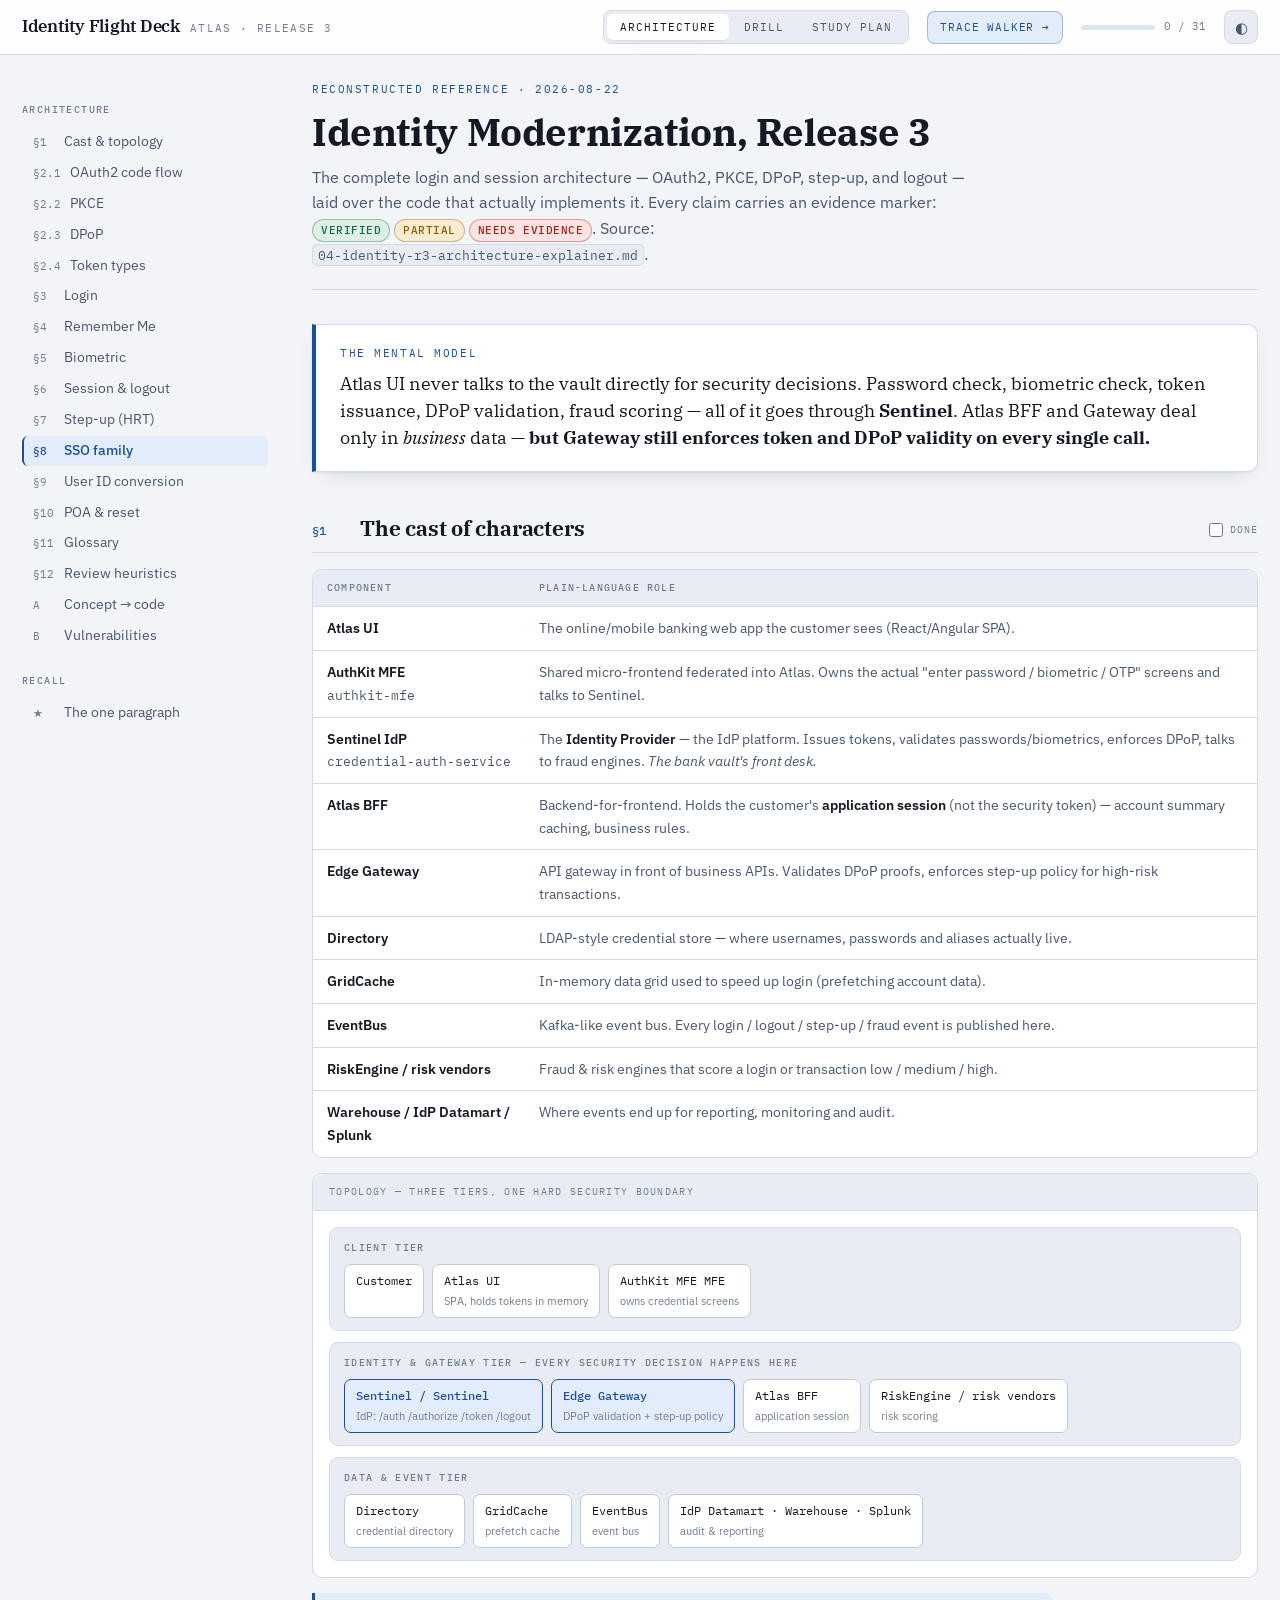
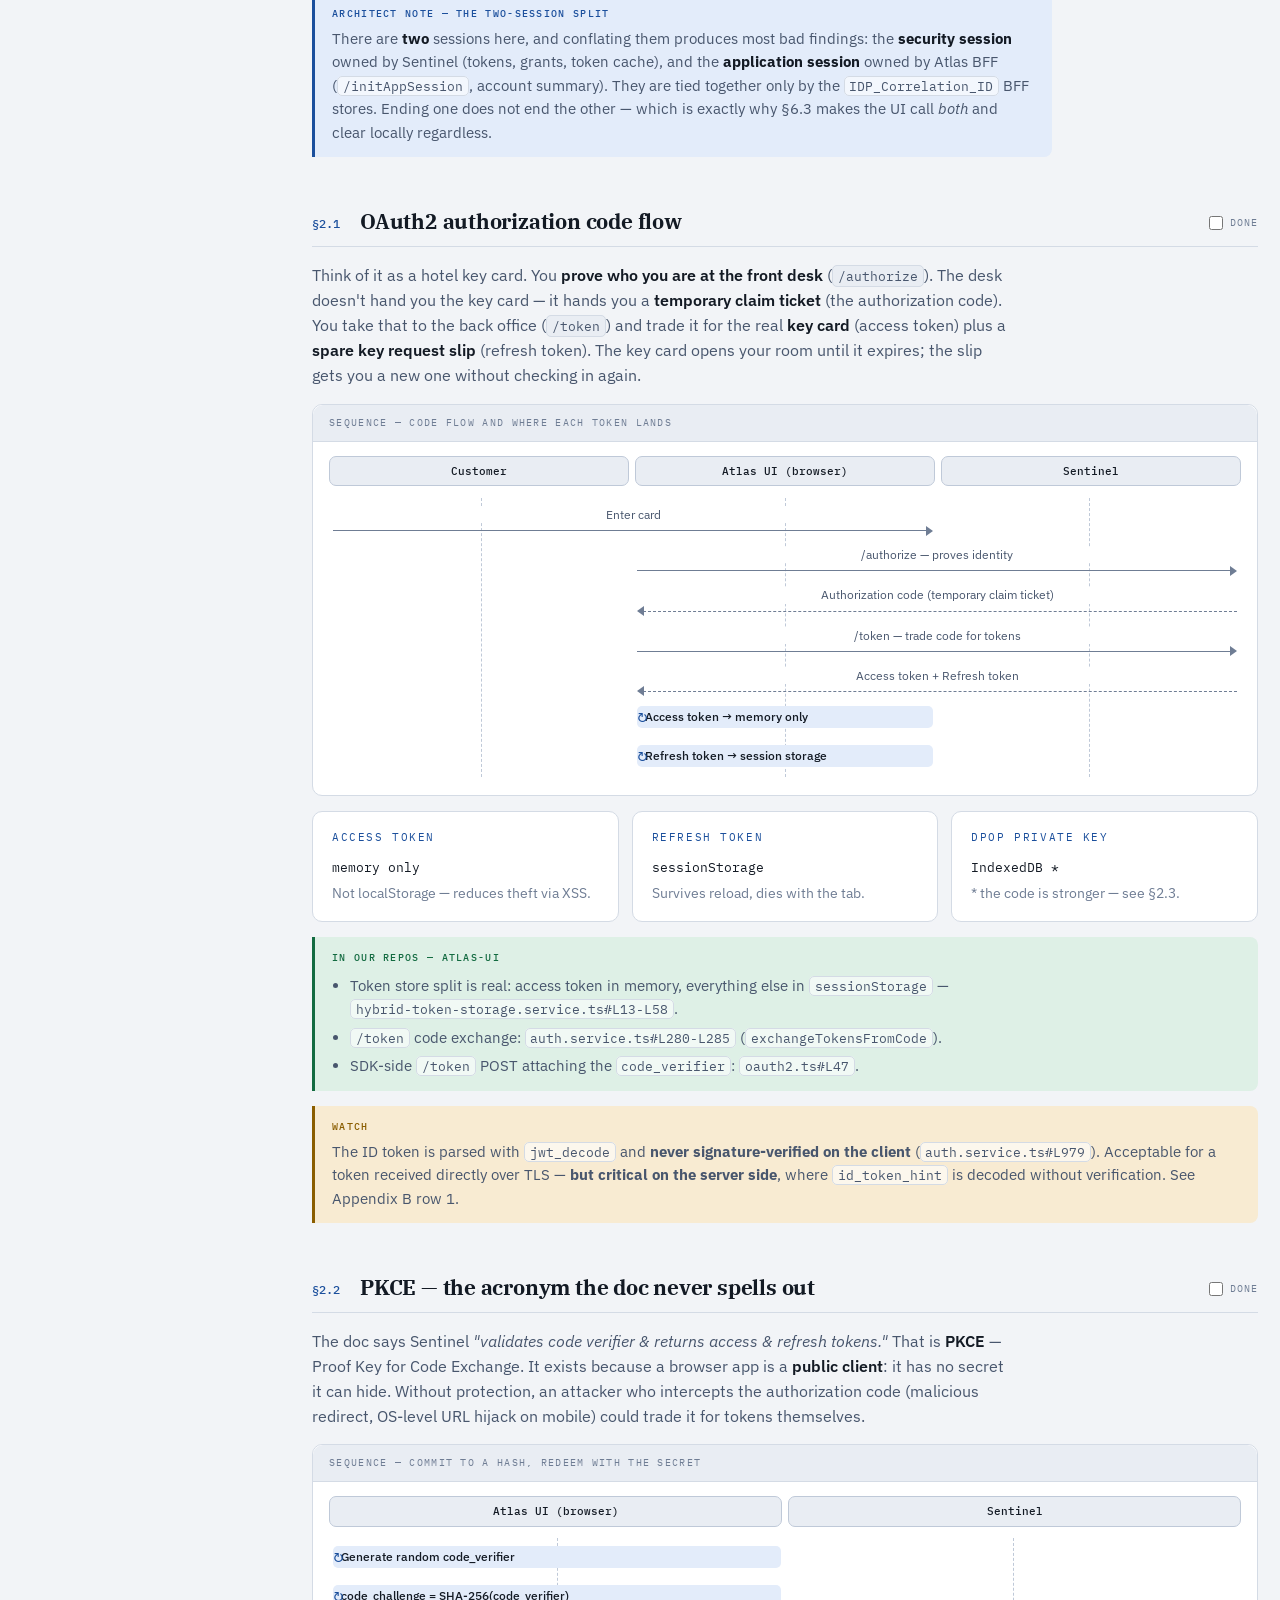
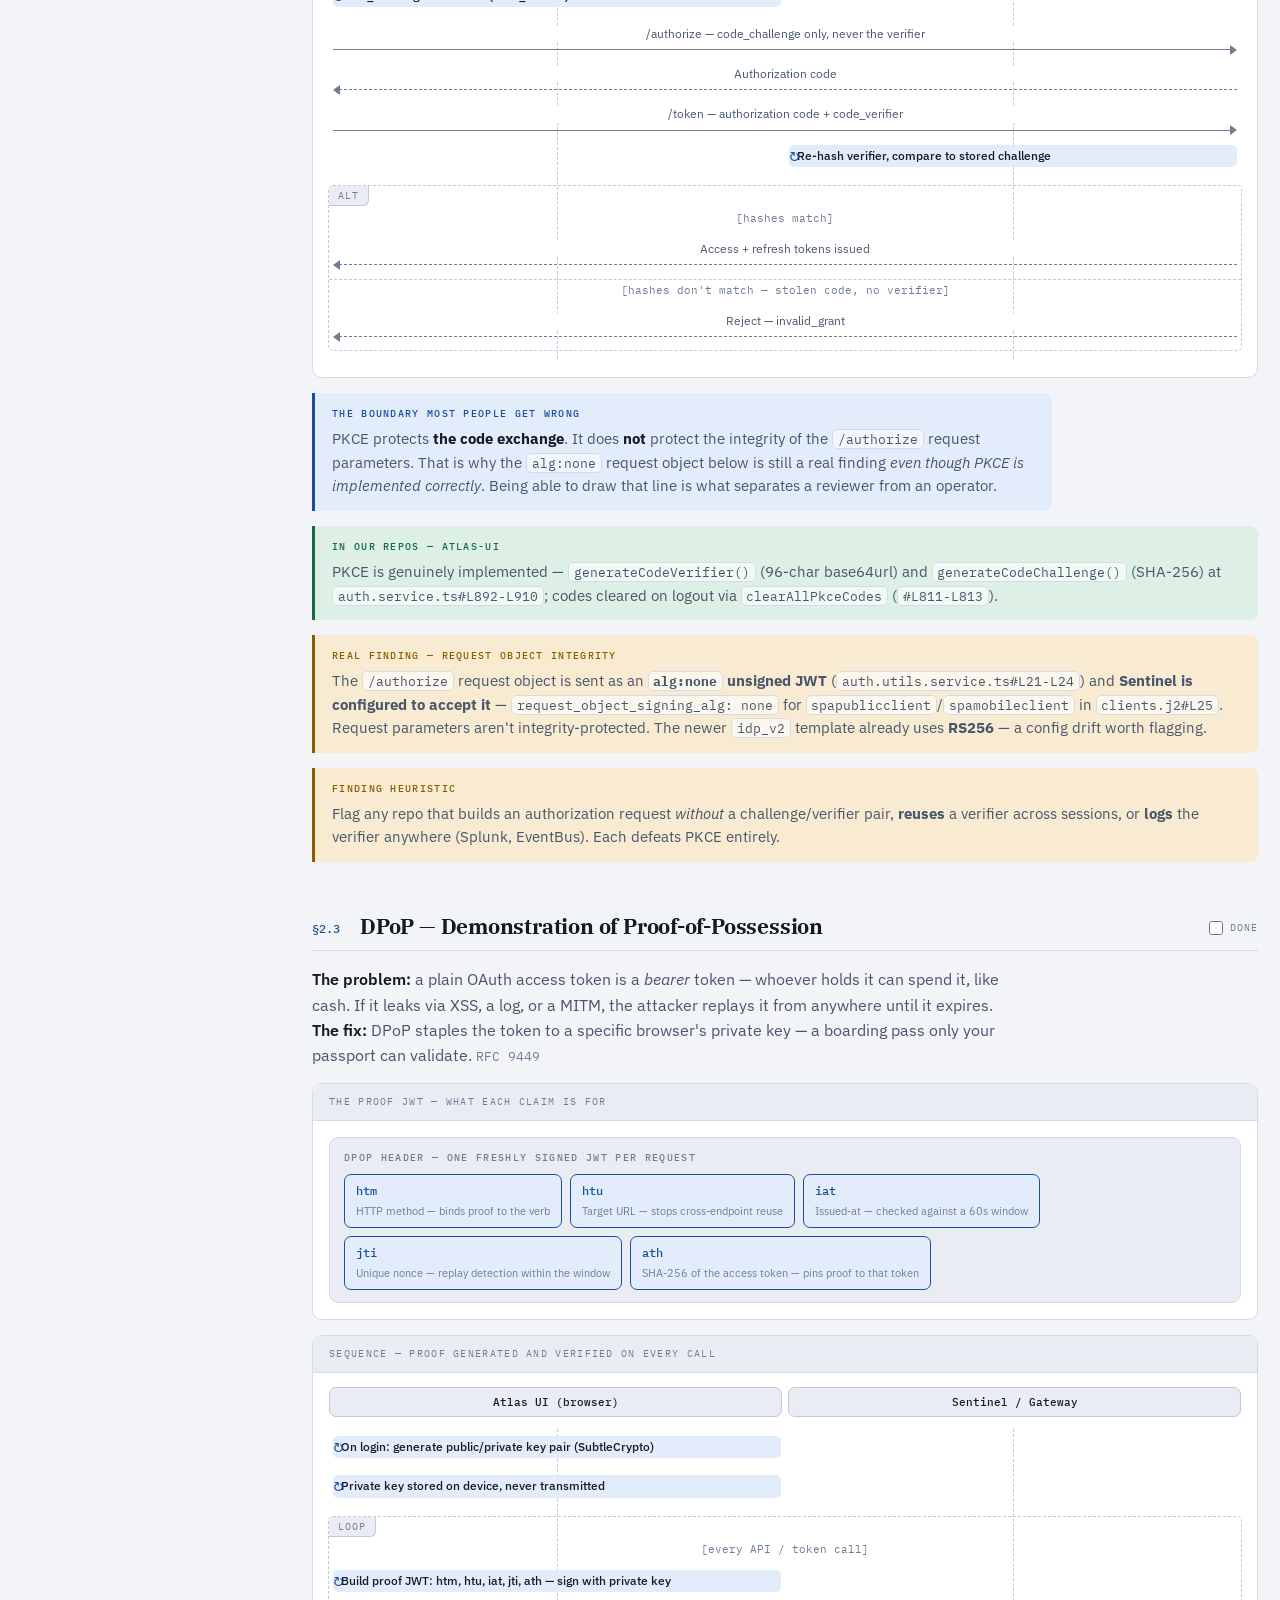
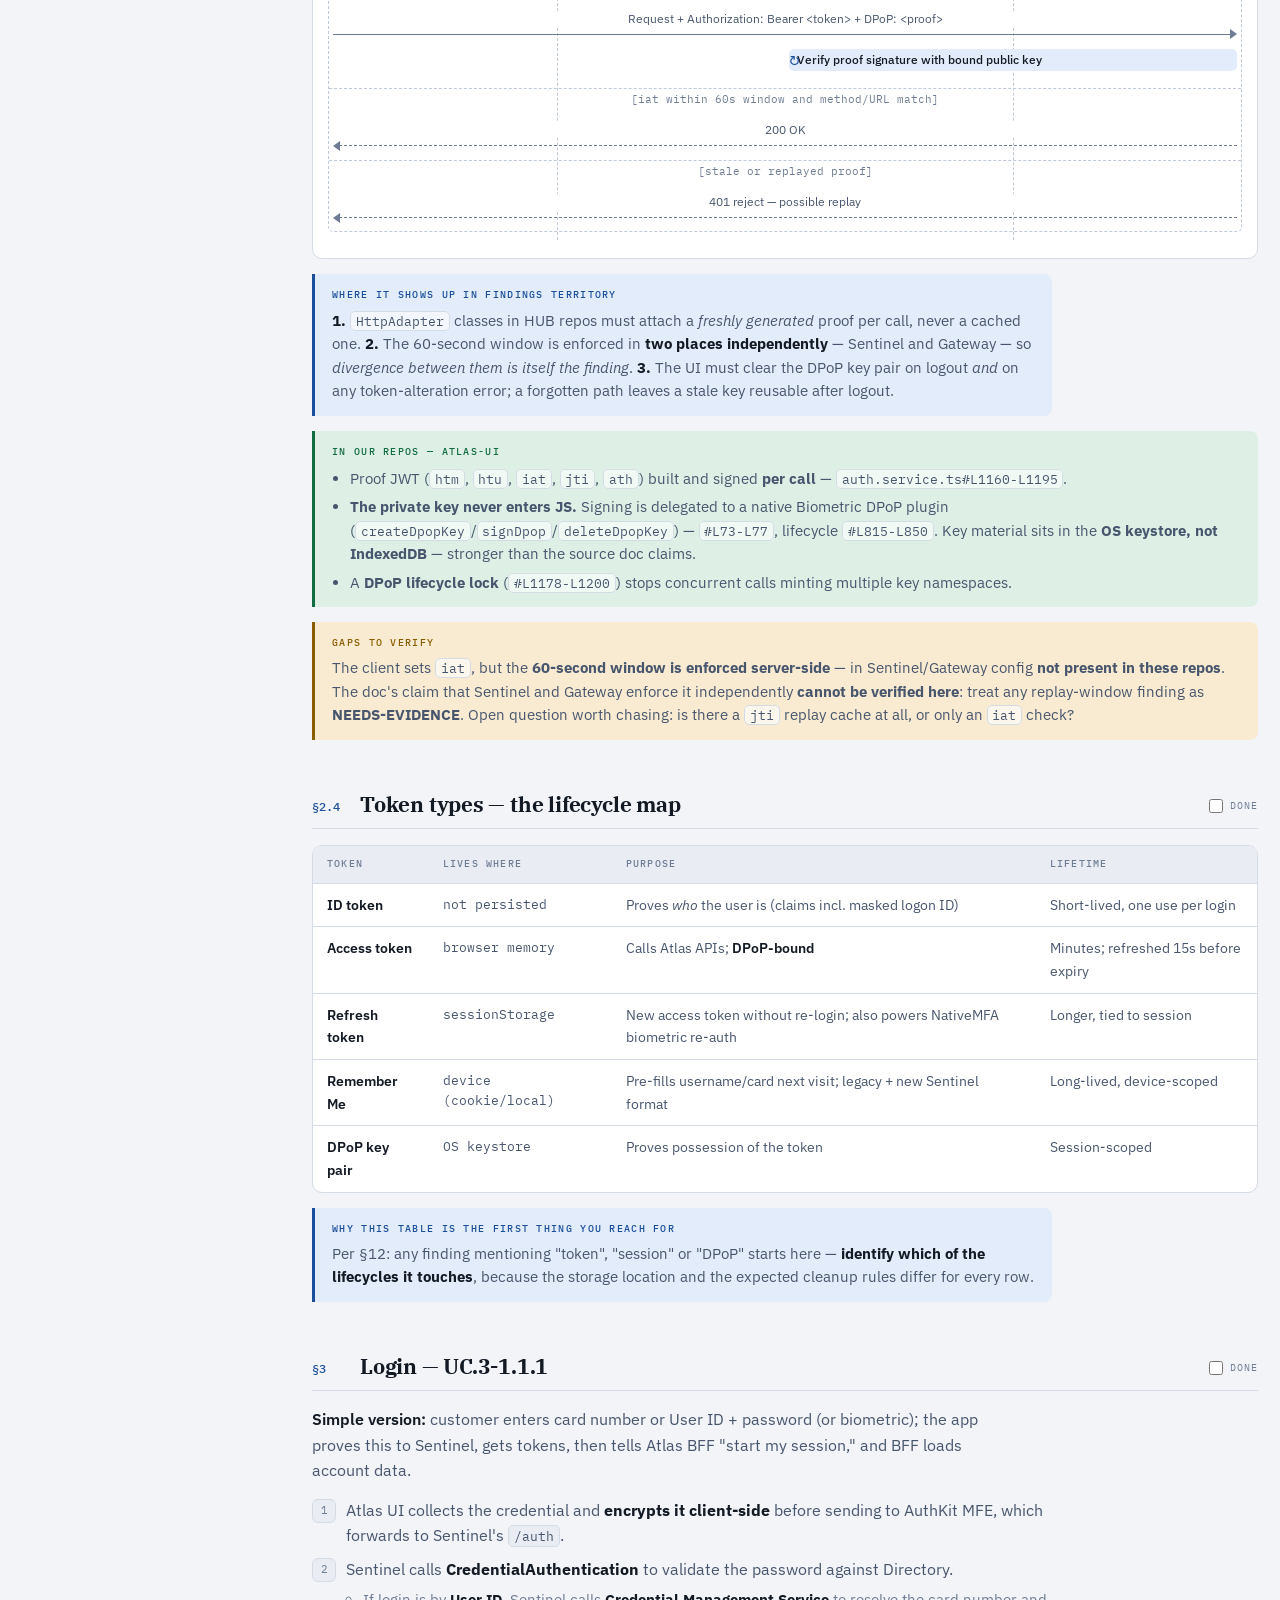
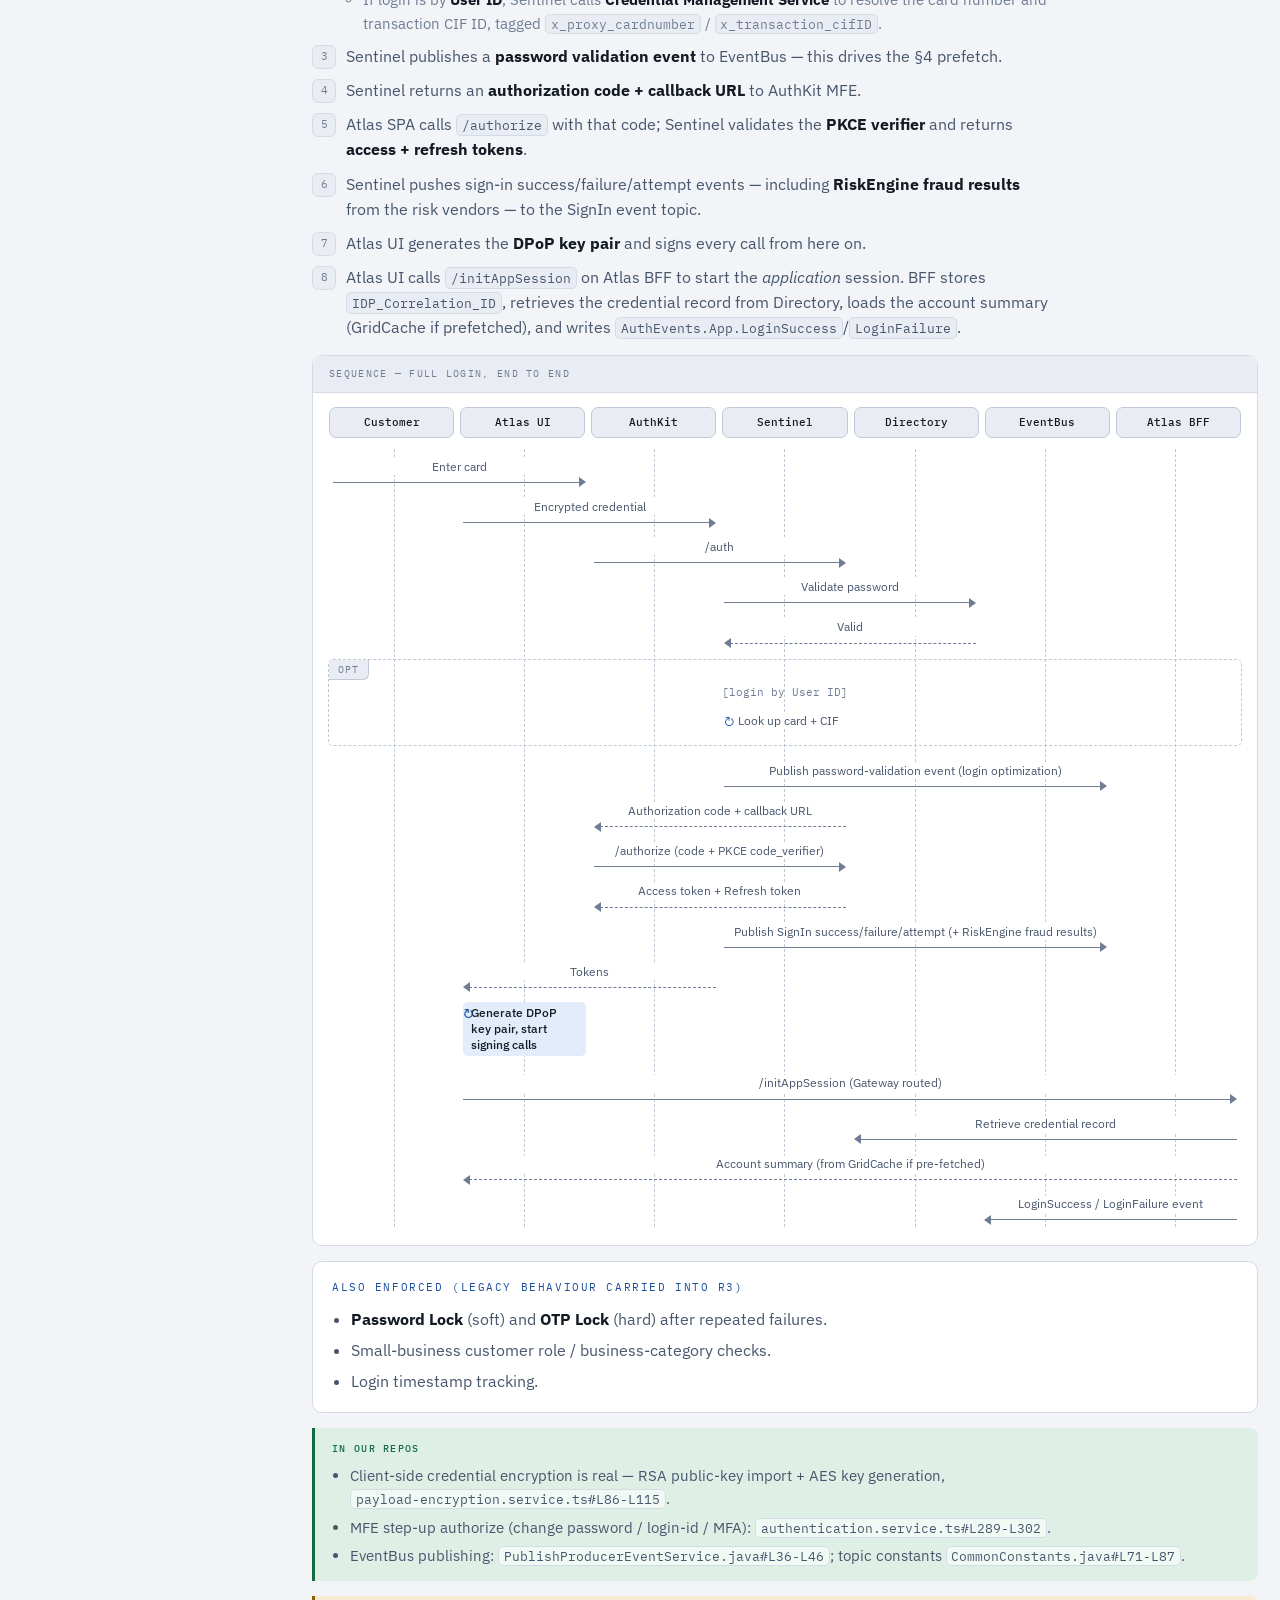
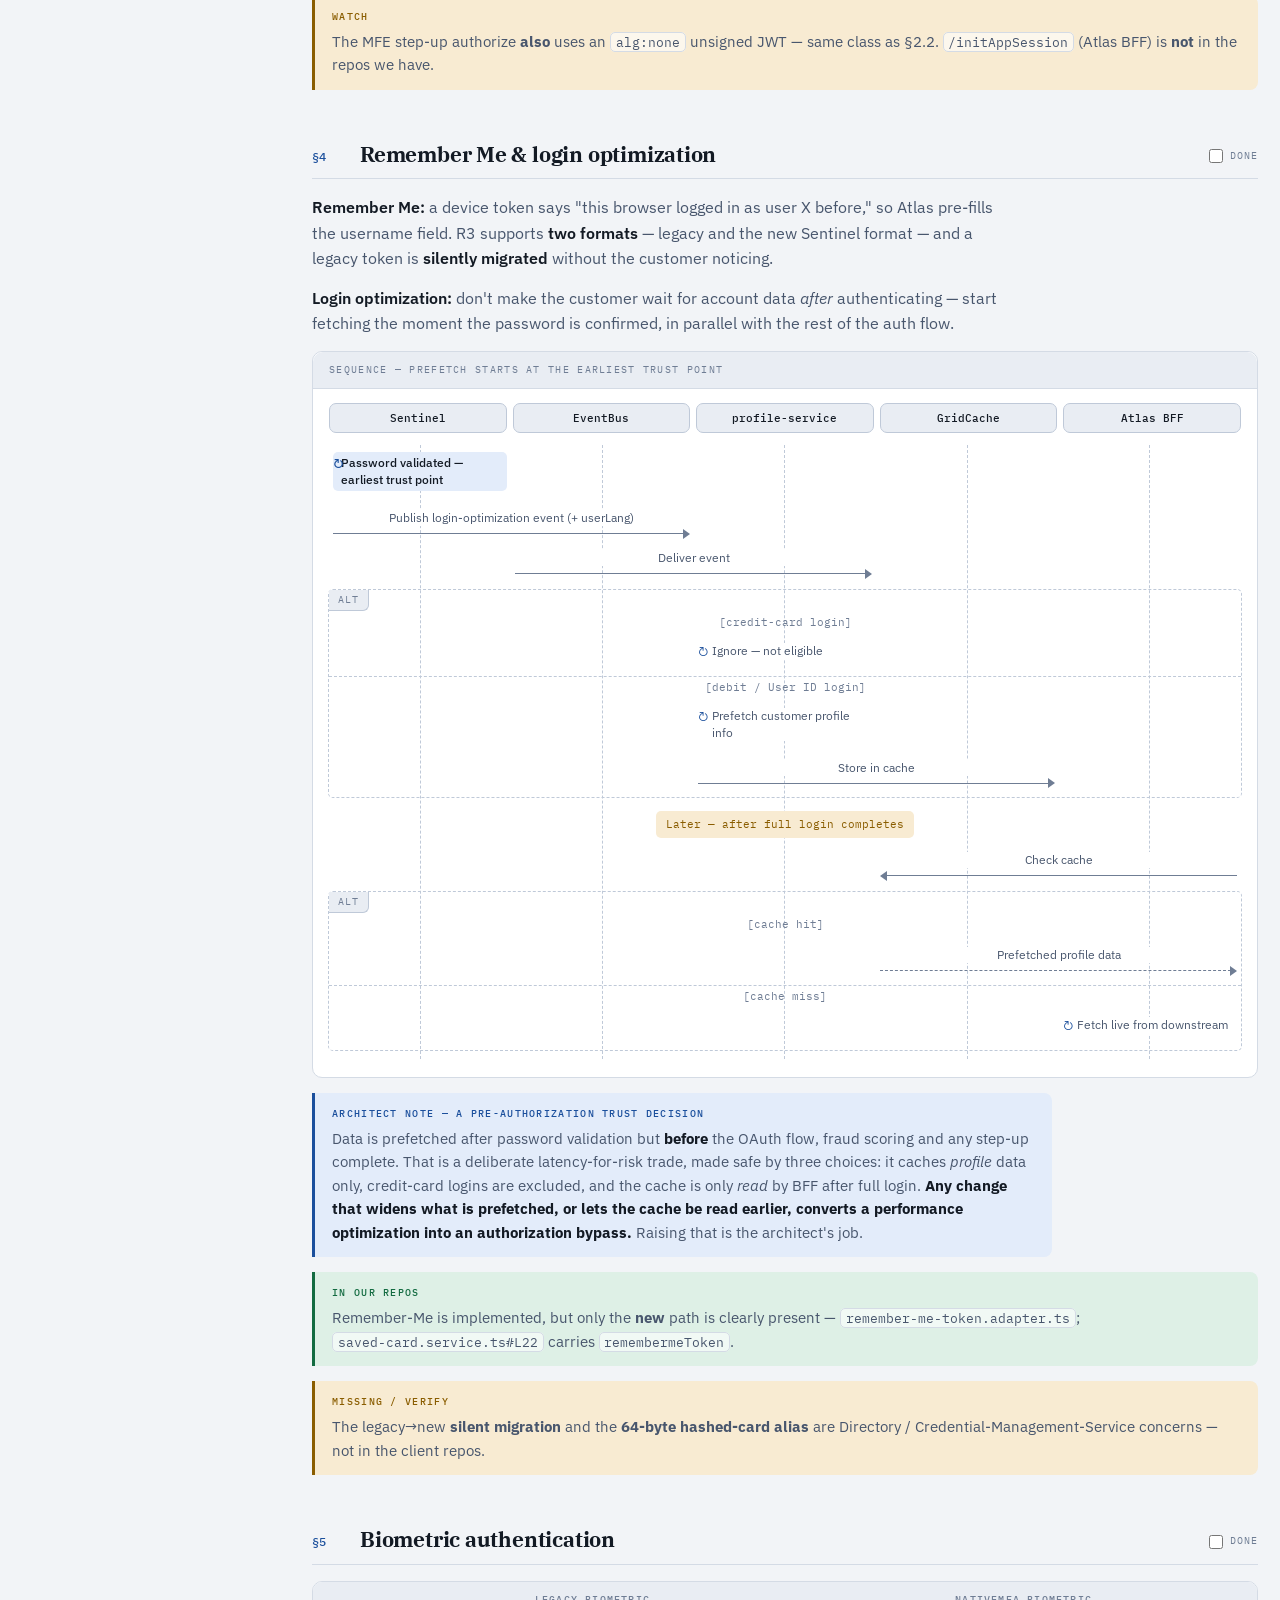
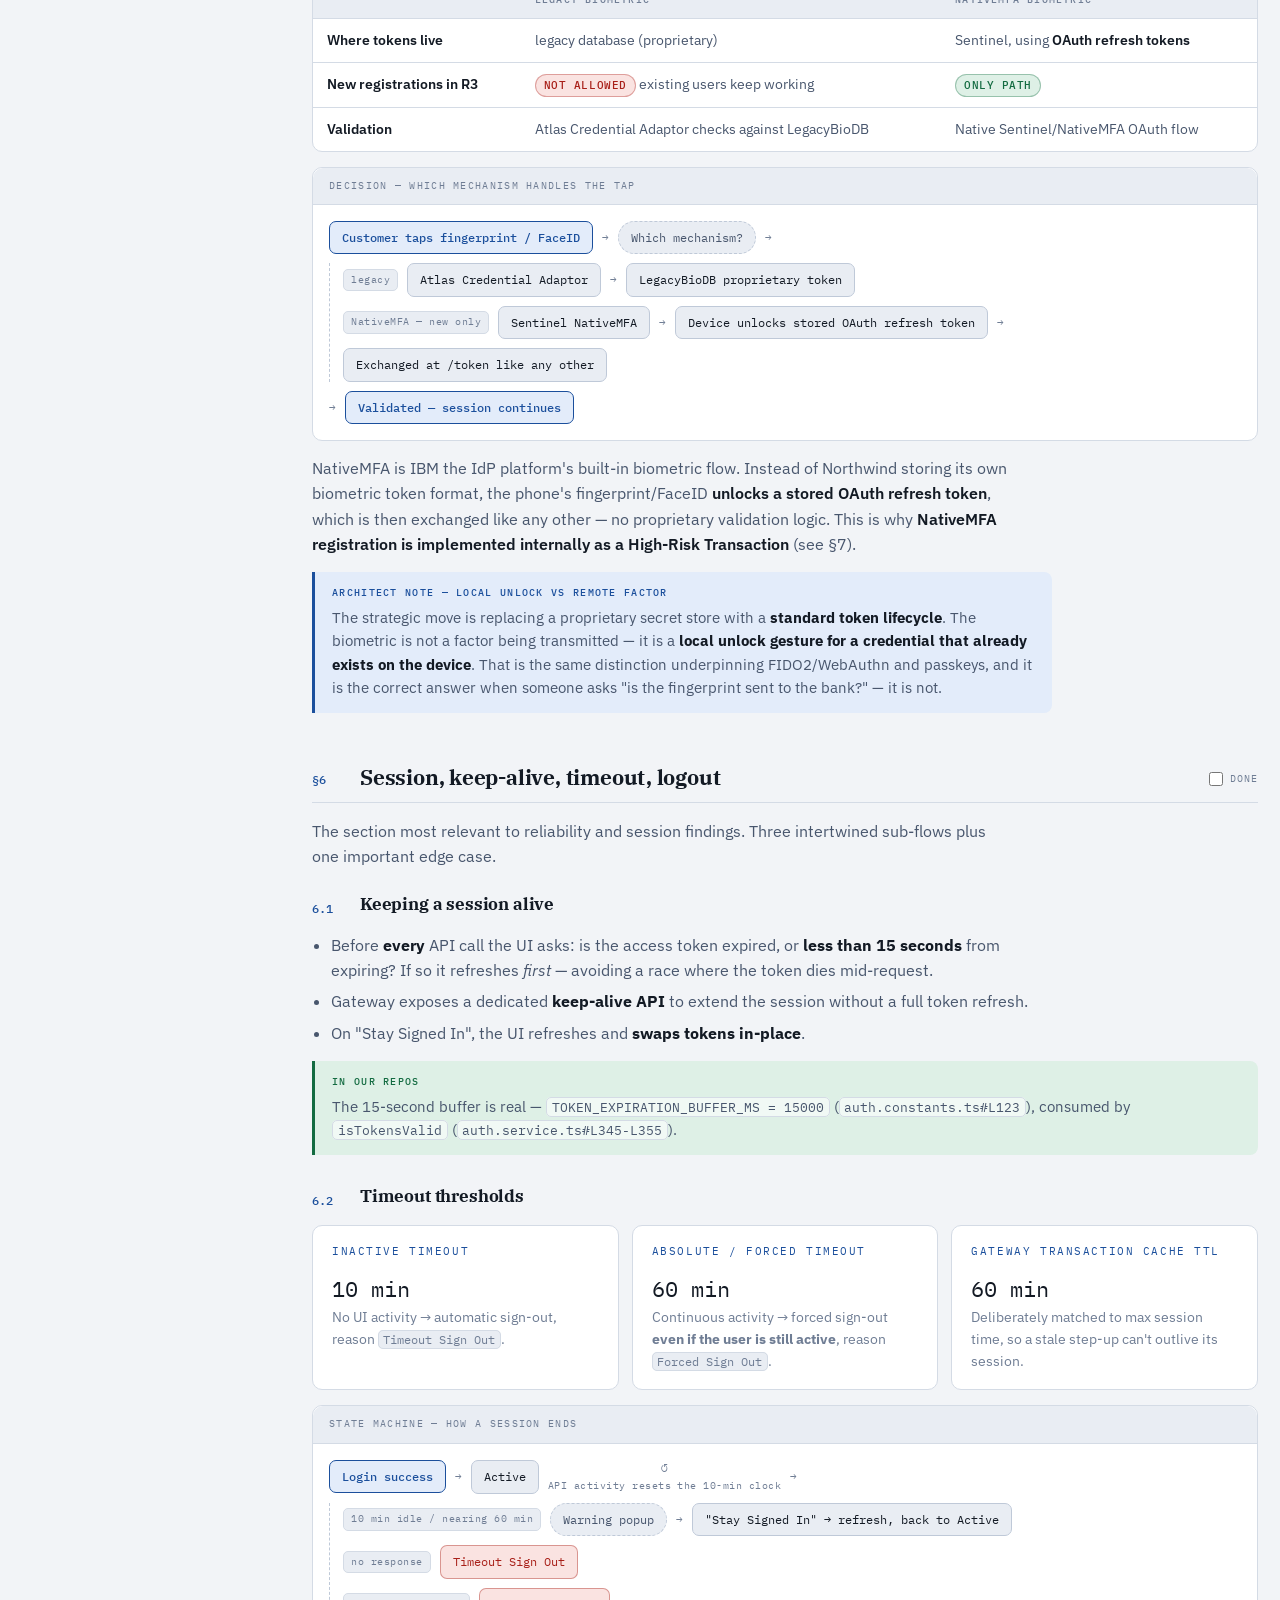
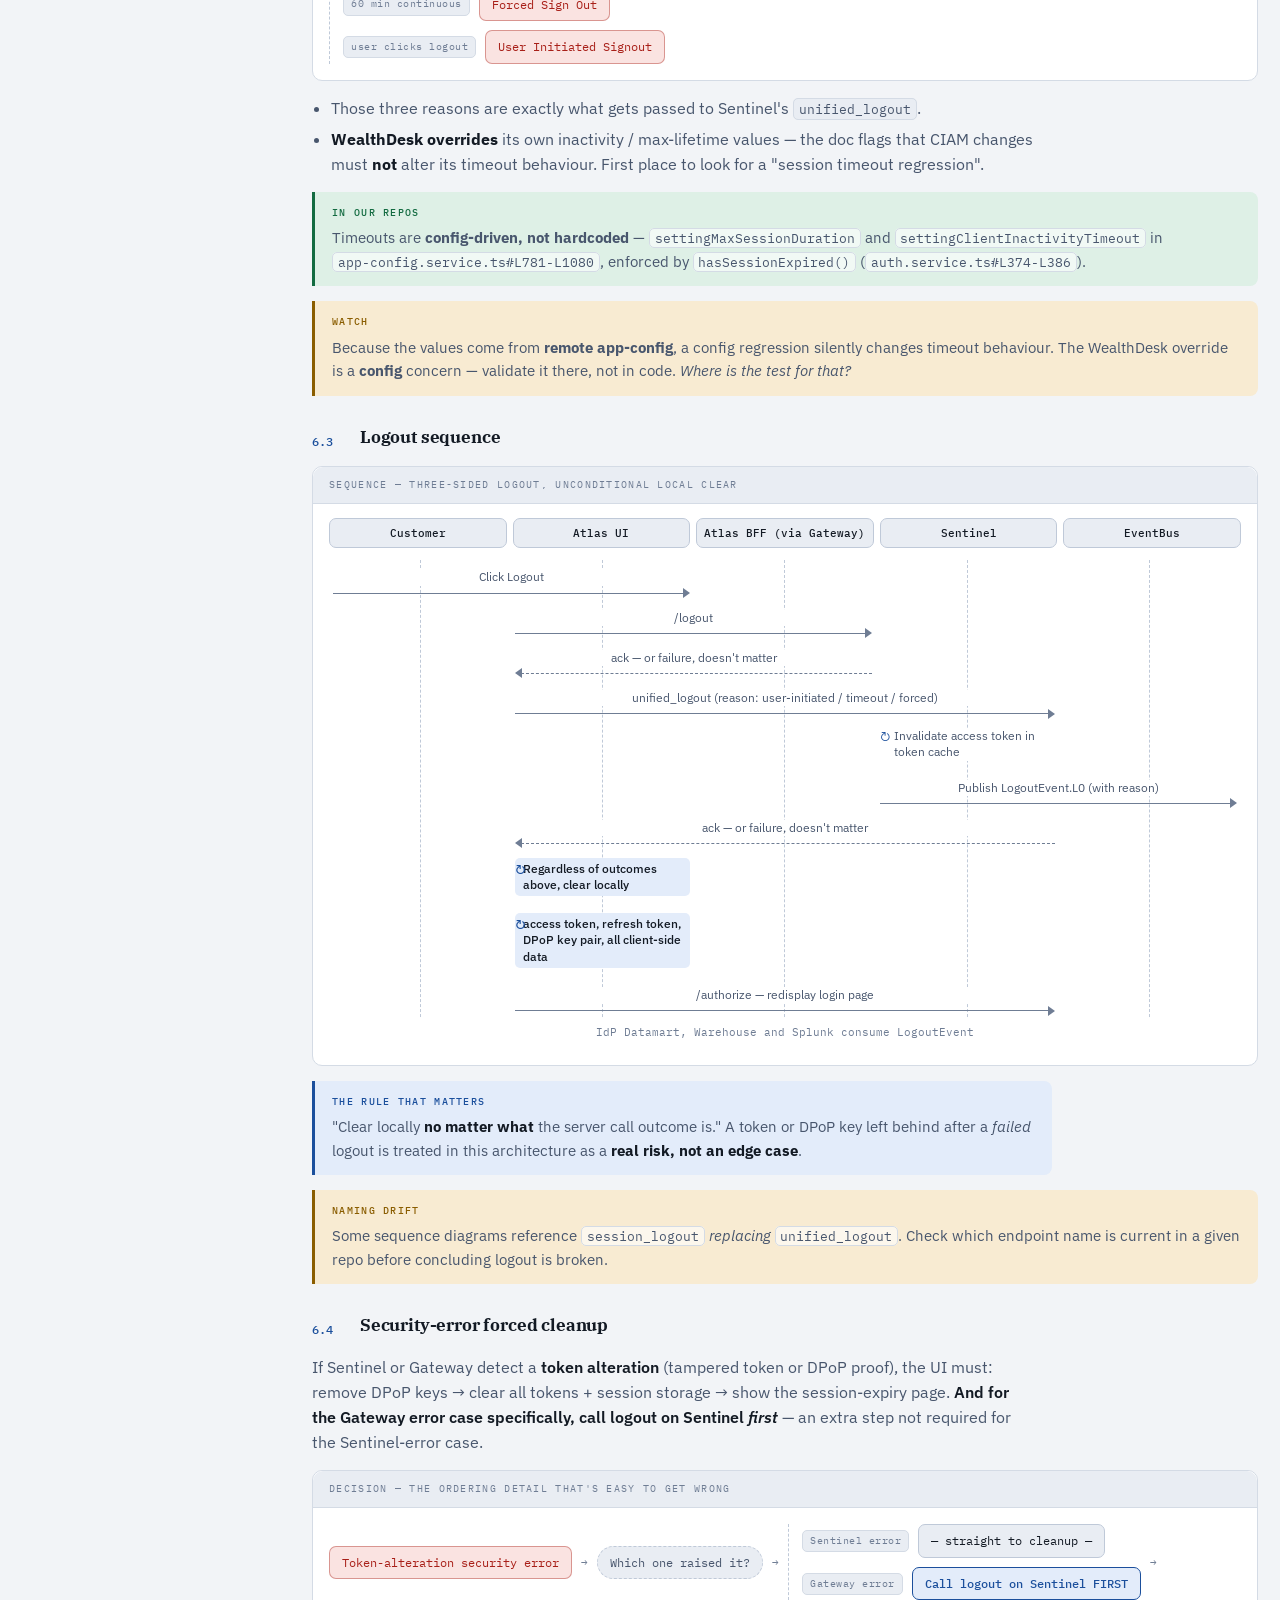
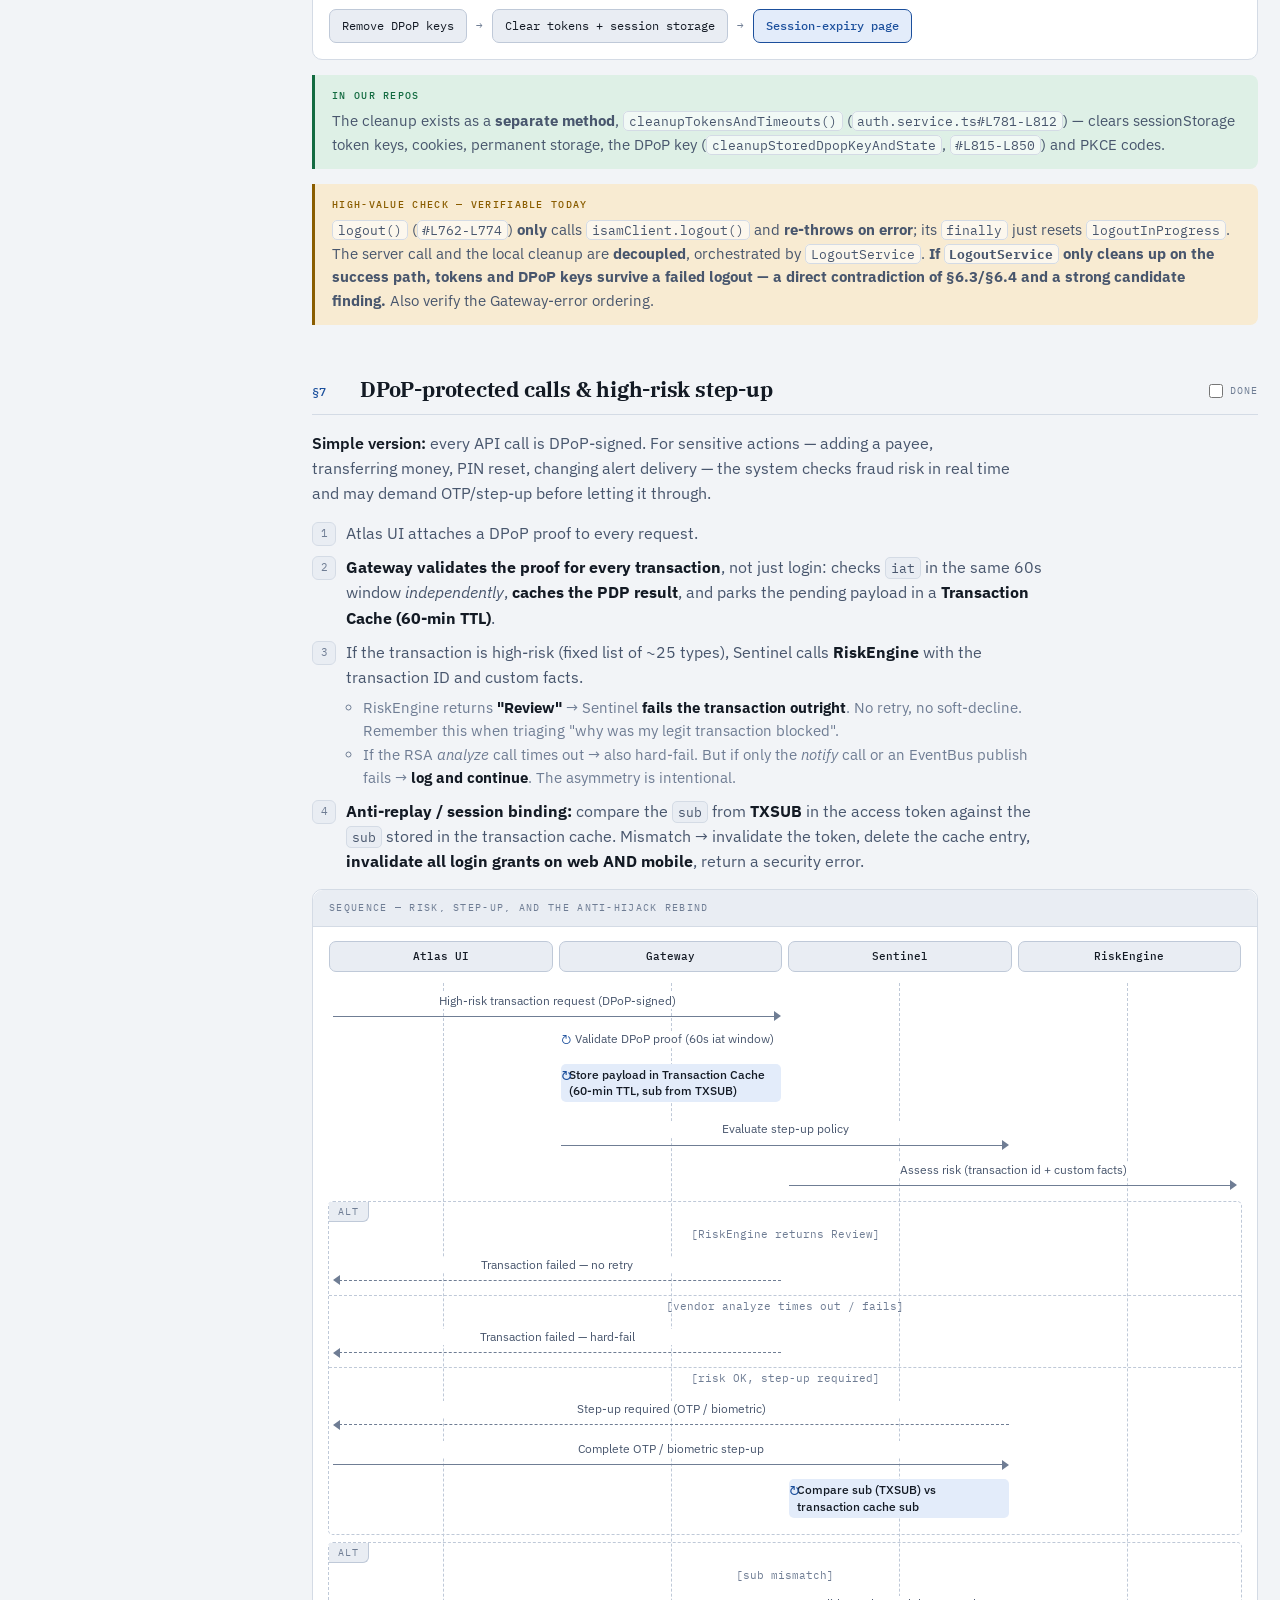
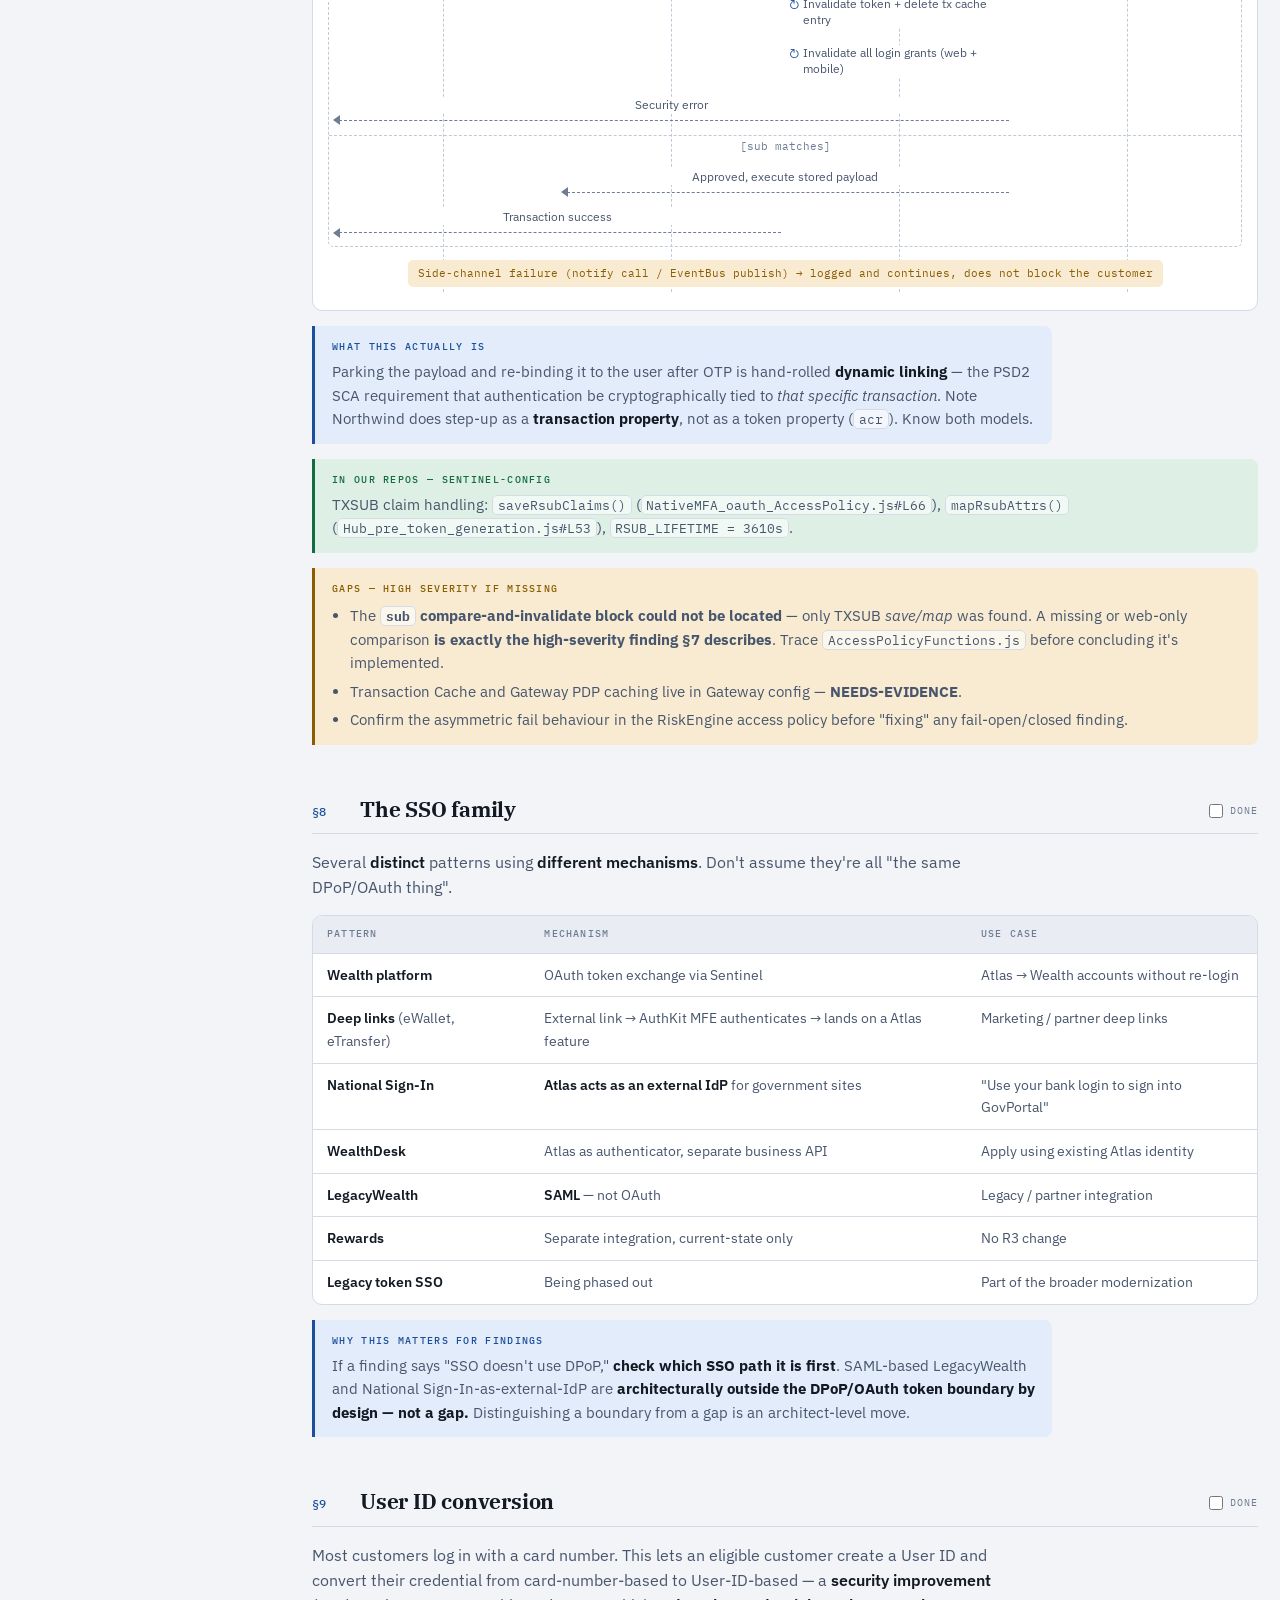
<file: learning/index.html>
<!doctype html>
<html lang="en">
<head>
<meta charset="utf-8">
<meta name="viewport" content="width=device-width, initial-scale=1">
<title>Identity Flight Deck</title>
<link rel="preconnect" href="https://fonts.googleapis.com">
<link rel="preconnect" href="https://fonts.gstatic.com" crossorigin>
<link rel="stylesheet" href="https://fonts.googleapis.com/css2?family=IBM+Plex+Mono:wght@400;500;600&family=IBM+Plex+Sans:wght@400;500;600&family=IBM+Plex+Serif:wght@500;600&display=swap">
<style>
/* ─── tokens ─────────────────────────────────────────────── */
:root{
  --bg:#F2F4F7; --surface:#FFFFFF; --surface-2:#E9EDF3; --surface-3:#DFE5EE;
  --ink:#131A24; --ink-2:#48566D; --ink-3:#6F7D94;
  --line:#D4DBE5; --line-2:#BFC9D8;
  --accent:#1B4F9C; --accent-2:#123A78; --accent-soft:#E3ECFA;
  --ok:#136B41; --ok-soft:#DEF0E6;
  --partial:#8A5D00; --partial-soft:#F8EBD2;
  --missing:#A81F18; --missing-soft:#FAE3E1;
  --crit:#8F1D18; --high:#A05300; --low:#136B41;
  --shadow:0 1px 2px rgba(19,26,36,.06),0 8px 24px -12px rgba(19,26,36,.18);
  --r:10px;
  --f-display:"IBM Plex Serif",Georgia,"Times New Roman",serif;
  --f-body:"IBM Plex Sans",system-ui,-apple-system,"Segoe UI",sans-serif;
  --f-mono:"IBM Plex Mono",ui-monospace,SFMono-Regular,Consolas,monospace;
}
@media (prefers-color-scheme:dark){
  :root:not([data-theme="light"]){
    --bg:#0E141C; --surface:#151E29; --surface-2:#1C2734; --surface-3:#243141;
    --ink:#E8EDF4; --ink-2:#AAB7C9; --ink-3:#7E8DA4;
    --line:#2A3746; --line-2:#3A4A5D;
    --accent:#79ADFF; --accent-2:#A6C8FF; --accent-soft:#16263E;
    --ok:#5CCB90; --ok-soft:#12291F;
    --partial:#E6B44A; --partial-soft:#2B2415;
    --missing:#FF847B; --missing-soft:#2E1A19;
    --crit:#FF8A80; --high:#FFB264; --low:#5CCB90;
    --shadow:0 1px 2px rgba(0,0,0,.4),0 10px 28px -14px rgba(0,0,0,.7);
  }
}
:root[data-theme="dark"]{
  --bg:#0E141C; --surface:#151E29; --surface-2:#1C2734; --surface-3:#243141;
  --ink:#E8EDF4; --ink-2:#AAB7C9; --ink-3:#7E8DA4;
  --line:#2A3746; --line-2:#3A4A5D;
  --accent:#79ADFF; --accent-2:#A6C8FF; --accent-soft:#16263E;
  --ok:#5CCB90; --ok-soft:#12291F;
  --partial:#E6B44A; --partial-soft:#2B2415;
  --missing:#FF847B; --missing-soft:#2E1A19;
  --crit:#FF8A80; --high:#FFB264; --low:#5CCB90;
  --shadow:0 1px 2px rgba(0,0,0,.4),0 10px 28px -14px rgba(0,0,0,.7);
}

/* ─── base ───────────────────────────────────────────────── */
*{box-sizing:border-box}
html{scroll-behavior:smooth;scroll-padding-top:88px}
@media (prefers-reduced-motion:reduce){html{scroll-behavior:auto}*{animation-duration:.01ms!important;transition-duration:.01ms!important}}
body{
  margin:0;background:var(--bg);color:var(--ink);
  font-family:var(--f-body);font-size:15.5px;line-height:1.62;
  -webkit-font-smoothing:antialiased;
}
h1,h2,h3,h4{font-family:var(--f-display);text-wrap:balance;margin:0;line-height:1.22;letter-spacing:-.01em}
p{margin:0}
a{color:var(--accent);text-decoration-thickness:1px;text-underline-offset:2px}
code,kbd{font-family:var(--f-mono);font-size:.87em;background:var(--surface-2);border:1px solid var(--line);border-radius:5px;padding:.08em .38em;white-space:nowrap}
:focus-visible{outline:2px solid var(--accent);outline-offset:2px;border-radius:4px}

/* ─── shell ──────────────────────────────────────────────── */
.top{
  position:sticky;top:0;z-index:50;background:color-mix(in srgb,var(--surface) 88%,transparent);
  backdrop-filter:blur(12px);border-bottom:1px solid var(--line);
}
.top-in{max-width:1440px;margin:0 auto;padding:10px 22px;display:flex;align-items:center;gap:18px;flex-wrap:wrap}
.brand{display:flex;align-items:baseline;gap:10px;margin-right:auto}
.brand b{font-family:var(--f-display);font-weight:600;font-size:17px;letter-spacing:-.015em}
.brand span{font-family:var(--f-mono);font-size:10.5px;letter-spacing:.13em;text-transform:uppercase;color:var(--ink-3)}
.tabs{display:flex;gap:2px;background:var(--surface-2);border:1px solid var(--line);border-radius:8px;padding:3px}
.tab{
  font-family:var(--f-mono);font-size:11px;letter-spacing:.09em;text-transform:uppercase;
  background:none;border:0;color:var(--ink-2);padding:6px 13px;border-radius:6px;cursor:pointer;
}
.tab[aria-selected="true"]{background:var(--surface);color:var(--ink);box-shadow:var(--shadow)}
.icon-btn{
  background:var(--surface-2);border:1px solid var(--line);color:var(--ink-2);
  width:34px;height:34px;border-radius:8px;cursor:pointer;font-size:15px;line-height:1;
}
.icon-btn:hover{color:var(--ink);border-color:var(--line-2)}
.walker{
  font-family:var(--f-mono);font-size:10.5px;letter-spacing:.08em;text-transform:uppercase;
  text-decoration:none;color:var(--accent);background:var(--accent-soft);
  border:1px solid color-mix(in srgb,var(--accent) 32%,transparent);border-radius:8px;padding:7px 12px;
}
.walker:hover{background:var(--accent);color:var(--bg);border-color:var(--accent)}
.meter{display:flex;align-items:center;gap:9px;font-family:var(--f-mono);font-size:11px;color:var(--ink-3)}
.meter-bar{width:74px;height:5px;border-radius:3px;background:var(--surface-3);overflow:hidden}
.meter-fill{height:100%;width:0;background:var(--accent);transition:width .3s}

.shell{max-width:1440px;margin:0 auto;padding:0 22px;display:grid;grid-template-columns:246px minmax(0,1fr);gap:44px;align-items:start}
@media (max-width:1020px){.shell{grid-template-columns:1fr;gap:0}.rail{display:none}}

.rail{position:sticky;top:76px;max-height:calc(100vh - 92px);overflow-y:auto;padding:26px 0 40px}
.rail h5{font-family:var(--f-mono);font-size:10px;letter-spacing:.14em;text-transform:uppercase;color:var(--ink-3);margin:0 0 9px;font-weight:500}
.rail nav{display:flex;flex-direction:column;gap:1px;margin-bottom:22px}
.rail a{
  display:flex;gap:9px;align-items:baseline;padding:4px 9px;border-radius:6px;
  color:var(--ink-2);text-decoration:none;font-size:13.5px;border-left:2px solid transparent;
}
.rail a:hover{background:var(--surface-2);color:var(--ink)}
.rail a.on{background:var(--accent-soft);color:var(--accent);border-left-color:var(--accent);font-weight:500}
.rail a i{font-family:var(--f-mono);font-style:normal;font-size:10.5px;color:var(--ink-3);min-width:22px}
.rail a.on i{color:var(--accent)}

main{padding:26px 0 100px;min-width:0}
.panel[hidden]{display:none}

/* ─── page head ──────────────────────────────────────────── */
.phead{border-bottom:1px solid var(--line);padding-bottom:22px;margin-bottom:34px}
.phead h1{font-size:clamp(28px,4vw,38px);margin-bottom:10px}
.phead p{color:var(--ink-2);max-width:68ch}
.kicker{font-family:var(--f-mono);font-size:10.5px;letter-spacing:.15em;text-transform:uppercase;color:var(--accent);margin-bottom:11px}

/* ─── sections ───────────────────────────────────────────── */
section{margin-bottom:52px;scroll-margin-top:88px}
.shead{display:flex;align-items:flex-start;gap:14px;margin-bottom:16px;padding-bottom:11px;border-bottom:1px solid var(--line)}
.snum{font-family:var(--f-mono);font-size:12px;color:var(--accent);padding-top:5px;min-width:34px;font-weight:500}
.shead h2{font-size:21px;flex:1}
.shead h3{font-size:17px;flex:1}
.stack{display:flex;flex-direction:column;gap:15px}
.prose{max-width:70ch;color:var(--ink-2)}
.prose strong{color:var(--ink);font-weight:600}
ol.steps{margin:0;padding-left:0;list-style:none;counter-reset:s;display:flex;flex-direction:column;gap:9px;max-width:74ch}
ol.steps>li{counter-increment:s;position:relative;padding-left:34px;color:var(--ink-2)}
ol.steps>li::before{
  content:counter(s);position:absolute;left:0;top:1px;width:22px;height:22px;border-radius:6px;
  background:var(--surface-2);border:1px solid var(--line);color:var(--ink-3);
  font-family:var(--f-mono);font-size:11px;display:grid;place-items:center;
}
ol.steps ul{margin:6px 0 0;padding-left:17px;color:var(--ink-3);font-size:14.5px}
ol.steps li strong{color:var(--ink)}
ul.plain{margin:0;padding-left:19px;color:var(--ink-2);display:flex;flex-direction:column;gap:6px;max-width:74ch}
ul.plain strong{color:var(--ink)}

/* ─── done toggle ────────────────────────────────────────── */
.done{display:inline-flex;align-items:center;gap:7px;font-family:var(--f-mono);font-size:10px;letter-spacing:.1em;text-transform:uppercase;color:var(--ink-3);cursor:pointer;user-select:none;white-space:nowrap;padding-top:6px}
.done input{accent-color:var(--accent);width:14px;height:14px;cursor:pointer;margin:0}
.done:has(input:checked){color:var(--ok)}

/* ─── cards & callouts ───────────────────────────────────── */
.card{background:var(--surface);border:1px solid var(--line);border-radius:var(--r);padding:17px 19px}
.grid{display:grid;gap:13px}
.g2{grid-template-columns:repeat(auto-fit,minmax(250px,1fr))}
.g3{grid-template-columns:repeat(auto-fit,minmax(190px,1fr))}

.note{border-left:3px solid var(--accent);background:var(--accent-soft);border-radius:0 8px 8px 0;padding:13px 17px;max-width:74ch}
.note .lbl,.evidence .lbl,.warn .lbl{font-family:var(--f-mono);font-size:10px;letter-spacing:.13em;text-transform:uppercase;display:block;margin-bottom:5px;font-weight:500}
.note .lbl{color:var(--accent)}
.note p{color:var(--ink-2);font-size:14.5px}
.note strong{color:var(--ink)}

.evidence{border-left:3px solid var(--ok);background:var(--ok-soft);border-radius:0 8px 8px 0;padding:13px 17px;font-size:14.5px;color:var(--ink-2)}
.evidence .lbl{color:var(--ok)}
.warn{border-left:3px solid var(--partial);background:var(--partial-soft);border-radius:0 8px 8px 0;padding:13px 17px;font-size:14.5px;color:var(--ink-2)}
.warn .lbl{color:var(--partial)}
.evidence code,.warn code,.note code{background:color-mix(in srgb,var(--surface) 60%,transparent)}
.evidence ul,.warn ul{margin:7px 0 0;padding-left:18px;display:flex;flex-direction:column;gap:5px}

.model{
  background:var(--surface);border:1px solid var(--line);border-left:4px solid var(--accent);
  border-radius:0 var(--r) var(--r) 0;padding:20px 24px;box-shadow:var(--shadow);
}
.model p{font-family:var(--f-display);font-size:18px;line-height:1.5;color:var(--ink)}

/* ─── tables ─────────────────────────────────────────────── */
.tw{overflow-x:auto;border:1px solid var(--line);border-radius:var(--r);background:var(--surface)}
table{border-collapse:collapse;width:100%;font-size:14px;min-width:520px}
th{
  text-align:left;font-family:var(--f-mono);font-size:10px;letter-spacing:.12em;text-transform:uppercase;
  color:var(--ink-3);font-weight:500;padding:10px 14px;border-bottom:1px solid var(--line);background:var(--surface-2);white-space:nowrap;
}
td{padding:10px 14px;border-bottom:1px solid var(--line);color:var(--ink-2);vertical-align:top}
tr:last-child td{border-bottom:0}
tbody tr:hover{background:var(--surface-2)}
td strong,td b{color:var(--ink);font-weight:600}
td.mono,.mono{font-family:var(--f-mono);font-size:12.5px}
.num{font-variant-numeric:tabular-nums}

/* ─── status pills ───────────────────────────────────────── */
.pill{
  display:inline-flex;align-items:center;gap:5px;font-family:var(--f-mono);font-size:10.5px;
  letter-spacing:.05em;text-transform:uppercase;padding:2px 8px;border-radius:20px;border:1px solid;white-space:nowrap;font-weight:500;
}
.p-ok{color:var(--ok);background:var(--ok-soft);border-color:color-mix(in srgb,var(--ok) 35%,transparent)}
.p-partial{color:var(--partial);background:var(--partial-soft);border-color:color-mix(in srgb,var(--partial) 35%,transparent)}
.p-missing{color:var(--missing);background:var(--missing-soft);border-color:color-mix(in srgb,var(--missing) 35%,transparent)}
.p-crit{color:var(--crit);background:var(--missing-soft);border-color:color-mix(in srgb,var(--crit) 45%,transparent);font-weight:600}
.p-high{color:var(--high);background:var(--partial-soft);border-color:color-mix(in srgb,var(--high) 35%,transparent)}
.p-low{color:var(--low);background:var(--ok-soft);border-color:color-mix(in srgb,var(--low) 35%,transparent)}

.chips{display:flex;gap:7px;flex-wrap:wrap;margin-bottom:13px}
.chip{
  font-family:var(--f-mono);font-size:10.5px;letter-spacing:.07em;text-transform:uppercase;
  background:var(--surface);border:1px solid var(--line);color:var(--ink-2);
  padding:5px 11px;border-radius:20px;cursor:pointer;
}
.chip[aria-pressed="true"]{background:var(--accent);border-color:var(--accent);color:var(--bg)}

/* ─── sequence diagrams ──────────────────────────────────── */
.dia{background:var(--surface);border:1px solid var(--line);border-radius:var(--r);padding:0;overflow-x:auto}
.dia-cap{
  font-family:var(--f-mono);font-size:10px;letter-spacing:.13em;text-transform:uppercase;color:var(--ink-3);
  padding:10px 16px;border-bottom:1px solid var(--line);background:var(--surface-2);border-radius:var(--r) var(--r) 0 0;
}
.seq{position:relative;padding:14px 16px 18px;min-width:560px}
.seq-row{display:grid;grid-template-columns:repeat(var(--n),minmax(0,1fr));align-items:center;position:relative;z-index:2}
.actors{display:grid;grid-template-columns:repeat(var(--n),minmax(0,1fr));gap:6px;margin-bottom:12px;position:relative;z-index:2}
.actor{
  background:var(--surface-2);border:1px solid var(--line-2);border-radius:7px;
  padding:7px 5px;text-align:center;font-family:var(--f-mono);font-size:11px;color:var(--ink);font-weight:500;line-height:1.3;
}
.lifelines{position:absolute;left:16px;right:16px;top:56px;bottom:18px;display:grid;grid-template-columns:repeat(var(--n),minmax(0,1fr));z-index:1;pointer-events:none}
.lifelines i{display:block;justify-self:center;width:0;height:100%;border-left:1px dashed var(--line-2)}
.msg{grid-column:var(--from)/calc(var(--to) + 1);display:flex;flex-direction:column;align-items:stretch;padding:9px 4px 3px}
.msg em{
  font-style:normal;font-size:12px;color:var(--ink-2);text-align:center;line-height:1.35;
  margin-bottom:3px;padding:0 4px;background:var(--surface);
}
.arrow{display:flex;align-items:center;gap:0;height:9px}
.arrow s{flex:1;height:0;border-top:1.5px solid var(--ink-3);text-decoration:none}
.arrow.dashed s{border-top-style:dashed}
.arrow b{
  width:0;height:0;border-top:5px solid transparent;border-bottom:5px solid transparent;
}
.arrow.r b{border-left:7px solid var(--ink-3);margin-left:-1px}
.arrow.l b{border-right:7px solid var(--ink-3);margin-right:-1px;order:-1}
.msg.self{padding:7px 4px}
.msg.self em{text-align:left;padding-left:14px;position:relative}
.msg.self em::before{content:"↻";position:absolute;left:0;color:var(--accent);font-size:13px}
.msg.hl em{background:var(--accent-soft);color:var(--ink);border-radius:5px;padding:3px 8px;font-weight:500}
.frame{outline:1px dashed var(--line-2);outline-offset:0;padding:22px 0 6px;margin:9px 0;position:relative;border-radius:4px}
.frame>.flabel{
  position:absolute;top:0;left:0;background:var(--surface-2);border:1px solid var(--line-2);border-top:0;border-left:0;
  border-radius:0 0 6px 0;font-family:var(--f-mono);font-size:9.5px;letter-spacing:.1em;text-transform:uppercase;
  padding:2px 9px;color:var(--ink-3);
}
.frame>.fcond{font-family:var(--f-mono);font-size:10.5px;color:var(--ink-3);text-align:center;padding:2px 0 5px;position:relative;z-index:2}
.frame .fdiv{border-top:1px dashed var(--line-2);margin:7px 0 0}
.seqnote{
  grid-column:1/-1;text-align:center;font-family:var(--f-mono);font-size:10.5px;color:var(--ink-3);
  padding:6px 0;background:var(--surface);position:relative;z-index:2;
}
.seqnote.mark{background:var(--partial-soft);color:var(--partial);border-radius:5px;padding:5px 10px;margin:5px auto;display:inline-block;justify-self:center}

/* ─── flow / state diagrams ──────────────────────────────── */
.flow{display:flex;flex-wrap:wrap;align-items:center;gap:9px;padding:16px}
.node{
  background:var(--surface-2);border:1px solid var(--line-2);border-radius:7px;padding:8px 12px;
  font-family:var(--f-mono);font-size:11.5px;color:var(--ink);text-align:center;line-height:1.35;
}
.node.dec{border-radius:20px;border-style:dashed;color:var(--ink-2)}
.node.term{background:var(--accent-soft);border-color:var(--accent);color:var(--accent);font-weight:500}
.node.bad{background:var(--missing-soft);border-color:color-mix(in srgb,var(--missing) 40%,transparent);color:var(--missing)}
.to{color:var(--ink-3);font-family:var(--f-mono);font-size:11px;display:flex;flex-direction:column;align-items:center;gap:1px}
.to span{font-size:9.5px;letter-spacing:.05em}
.branch{display:flex;flex-direction:column;gap:9px;border-left:1px dashed var(--line-2);padding-left:13px}
.branch-row{display:flex;align-items:center;gap:9px;flex-wrap:wrap}

/* tiers diagram */
.tiers{display:grid;gap:11px;padding:16px}
.tier{border:1px solid var(--line);border-radius:9px;padding:12px 14px;background:var(--surface-2)}
.tier h6{font-family:var(--f-mono);font-size:9.5px;letter-spacing:.14em;text-transform:uppercase;color:var(--ink-3);margin:0 0 9px;font-weight:500}
.tier .row{display:flex;gap:8px;flex-wrap:wrap}
.box{background:var(--surface);border:1px solid var(--line-2);border-radius:7px;padding:7px 11px;font-family:var(--f-mono);font-size:11.5px;color:var(--ink)}
.box.key{border-color:var(--accent);background:var(--accent-soft);color:var(--accent);font-weight:500}
.box small{display:block;font-family:var(--f-body);font-size:10.5px;color:var(--ink-3);font-weight:400;margin-top:2px}

/* ─── drill cards ────────────────────────────────────────── */
.drill{display:grid;gap:12px;grid-template-columns:repeat(auto-fit,minmax(310px,1fr))}
.dcard{
  background:var(--surface);border:1px solid var(--line);border-radius:var(--r);padding:0;
  text-align:left;cursor:pointer;font:inherit;color:inherit;overflow:hidden;transition:border-color .15s,box-shadow .15s;
}
.dcard:hover{border-color:var(--line-2);box-shadow:var(--shadow)}
.dcard-q{padding:15px 17px;display:flex;flex-direction:column;gap:7px}
.dcard-q .lbl{font-family:var(--f-mono);font-size:9.5px;letter-spacing:.13em;text-transform:uppercase;color:var(--missing)}
.dcard-q b{font-size:15px;font-weight:600;color:var(--ink);line-height:1.4}
.dcard-a{display:none;padding:14px 17px;border-top:1px dashed var(--line-2);background:var(--surface-2);font-size:14px;color:var(--ink-2)}
.dcard[aria-expanded="true"] .dcard-a{display:block}
.dcard-a .ref{display:block;margin-top:8px;font-family:var(--f-mono);font-size:10.5px;color:var(--ink-3);letter-spacing:.05em}
.dcard-hint{font-family:var(--f-mono);font-size:9.5px;color:var(--ink-3);letter-spacing:.1em;text-transform:uppercase}
.dcard[aria-expanded="true"] .dcard-hint{color:var(--accent)}

/* ─── module list (plan) ─────────────────────────────────── */
.mod{background:var(--surface);border:1px solid var(--line);border-radius:var(--r);padding:16px 18px;display:flex;gap:14px;align-items:flex-start}
.mod-n{font-family:var(--f-mono);font-size:11px;color:var(--accent);background:var(--accent-soft);border-radius:6px;padding:4px 8px;min-width:38px;text-align:center;font-weight:500}
.mod-b{flex:1;min-width:0;display:flex;flex-direction:column;gap:7px}
.mod-b h4{font-size:16px}
.mod-b p{font-size:14px;color:var(--ink-2)}
.mod-meta{display:flex;gap:7px;flex-wrap:wrap;margin-top:2px}
.tag{font-family:var(--f-mono);font-size:10px;letter-spacing:.05em;background:var(--surface-2);border:1px solid var(--line);color:var(--ink-3);padding:2px 7px;border-radius:5px}
.tag.rfc{color:var(--accent);border-color:color-mix(in srgb,var(--accent) 35%,transparent);background:var(--accent-soft)}
.ask{border-top:1px dashed var(--line-2);padding-top:8px;margin-top:2px;font-size:13.5px;color:var(--ink-2)}
.ask b{font-family:var(--f-mono);font-size:9.5px;letter-spacing:.12em;text-transform:uppercase;color:var(--ink-3);display:block;margin-bottom:3px;font-weight:500}

footer{border-top:1px solid var(--line);margin-top:60px;padding:22px 0 0;color:var(--ink-3);font-size:13px;max-width:74ch}
</style>
</head>
<body>

<header class="top">
  <div class="top-in">
    <div class="brand"><b>Identity Flight Deck</b><span>Atlas · Release 3</span></div>
    <div class="tabs" role="tablist">
      <button class="tab" role="tab" aria-selected="true" data-panel="arch">Architecture</button>
      <button class="tab" role="tab" aria-selected="false" data-panel="drill">Drill</button>
      <button class="tab" role="tab" aria-selected="false" data-panel="plan">Study plan</button>
    </div>
    <a class="walker" href="explainer.html">Trace Walker →</a>
    <div class="meter"><span class="meter-bar"><span class="meter-fill" id="mfill"></span></span><span id="mtxt">0 / 0</span></div>
    <button class="icon-btn" id="theme" title="Toggle theme" aria-label="Toggle theme">◐</button>
  </div>
</header>

<div class="shell">

  <aside class="rail">
    <h5>Architecture</h5>
    <nav id="nav">
      <a href="#s1"><i>§1</i>Cast &amp; topology</a>
      <a href="#s21"><i>§2.1</i>OAuth2 code flow</a>
      <a href="#s22"><i>§2.2</i>PKCE</a>
      <a href="#s23"><i>§2.3</i>DPoP</a>
      <a href="#s24"><i>§2.4</i>Token types</a>
      <a href="#s3"><i>§3</i>Login</a>
      <a href="#s4"><i>§4</i>Remember Me</a>
      <a href="#s5"><i>§5</i>Biometric</a>
      <a href="#s6"><i>§6</i>Session &amp; logout</a>
      <a href="#s7"><i>§7</i>Step-up (HRT)</a>
      <a href="#s8"><i>§8</i>SSO family</a>
      <a href="#s9"><i>§9</i>User ID conversion</a>
      <a href="#s10"><i>§10</i>POA &amp; reset</a>
      <a href="#s11"><i>§11</i>Glossary</a>
      <a href="#s12"><i>§12</i>Review heuristics</a>
      <a href="#sa"><i>A</i>Concept → code</a>
      <a href="#sb"><i>B</i>Vulnerabilities</a>
    </nav>
    <h5>Recall</h5>
    <nav>
      <a href="#para"><i>★</i>The one paragraph</a>
    </nav>
  </aside>

  <main>

  <!-- ══════════════ ARCHITECTURE ══════════════ -->
  <div class="panel" id="arch">

    <div class="phead">
      <div class="kicker">Reconstructed reference · 2026-08-22</div>
      <h1>Identity Modernization, Release 3</h1>
      <p>The complete login and session architecture — OAuth2, PKCE, DPoP, step-up, and logout — laid over the code that actually implements it. Every claim carries an evidence marker: <span class="pill p-ok">verified</span> <span class="pill p-partial">partial</span> <span class="pill p-missing">needs evidence</span>. Source: <code>04-identity-r3-architecture-explainer.md</code>.</p>
    </div>

    <div class="model" style="margin-bottom:44px">
      <div class="kicker" style="margin-bottom:8px">The mental model</div>
      <p>Atlas UI never talks to the vault directly for security decisions. Password check, biometric check, token issuance, DPoP validation, fraud scoring — all of it goes through <strong>Sentinel</strong>. Atlas BFF and Gateway deal only in <em>business</em> data — <strong>but Gateway still enforces token and DPoP validity on every single call.</strong></p>
    </div>

    <!-- §1 -->
    <section id="s1">
      <div class="shead"><span class="snum">§1</span><h2>The cast of characters</h2><label class="done"><input type="checkbox" data-k="s1">done</label></div>
      <div class="stack">
        <div class="tw"><table>
          <thead><tr><th>Component</th><th>Plain-language role</th></tr></thead>
          <tbody>
            <tr><td><strong>Atlas UI</strong></td><td>The online/mobile banking web app the customer sees (React/Angular SPA).</td></tr>
            <tr><td><strong>AuthKit MFE</strong><br><span class="mono">authkit-mfe</span></td><td>Shared micro-frontend federated into Atlas. Owns the actual "enter password / biometric / OTP" screens and talks to Sentinel.</td></tr>
            <tr><td><strong>Sentinel IdP</strong><br><span class="mono">credential-auth-service</span></td><td>The <strong>Identity Provider</strong> — the IdP platform. Issues tokens, validates passwords/biometrics, enforces DPoP, talks to fraud engines. <em>The bank vault's front desk.</em></td></tr>
            <tr><td><strong>Atlas BFF</strong></td><td>Backend-for-frontend. Holds the customer's <strong>application session</strong> (not the security token) — account summary caching, business rules.</td></tr>
            <tr><td><strong>Edge Gateway</strong></td><td>API gateway in front of business APIs. Validates DPoP proofs, enforces step-up policy for high-risk transactions.</td></tr>
            <tr><td><strong>Directory</strong></td><td>LDAP-style credential store — where usernames, passwords and aliases actually live.</td></tr>
            <tr><td><strong>GridCache</strong></td><td>In-memory data grid used to speed up login (prefetching account data).</td></tr>
            <tr><td><strong>EventBus</strong></td><td>Kafka-like event bus. Every login / logout / step-up / fraud event is published here.</td></tr>
            <tr><td><strong>RiskEngine / risk vendors</strong></td><td>Fraud &amp; risk engines that score a login or transaction low / medium / high.</td></tr>
            <tr><td><strong>Warehouse / IdP Datamart / Splunk</strong></td><td>Where events end up for reporting, monitoring and audit.</td></tr>
          </tbody>
        </table></div>

        <div class="dia">
          <div class="dia-cap">Topology — three tiers, one hard security boundary</div>
          <div class="tiers">
            <div class="tier"><h6>Client tier</h6><div class="row">
              <span class="box">Customer</span><span class="box">Atlas UI<small>SPA, holds tokens in memory</small></span><span class="box">AuthKit MFE MFE<small>owns credential screens</small></span>
            </div></div>
            <div class="tier"><h6>Identity &amp; gateway tier — every security decision happens here</h6><div class="row">
              <span class="box key">Sentinel / Sentinel<small>IdP: /auth /authorize /token /logout</small></span>
              <span class="box key">Edge Gateway<small>DPoP validation + step-up policy</small></span>
              <span class="box">Atlas BFF<small>application session</small></span>
              <span class="box">RiskEngine / risk vendors<small>risk scoring</small></span>
            </div></div>
            <div class="tier"><h6>Data &amp; event tier</h6><div class="row">
              <span class="box">Directory<small>credential directory</small></span><span class="box">GridCache<small>prefetch cache</small></span><span class="box">EventBus<small>event bus</small></span><span class="box">IdP Datamart · Warehouse · Splunk<small>audit &amp; reporting</small></span>
            </div></div>
          </div>
        </div>

        <div class="note"><span class="lbl">Architect note — the two-session split</span>
          <p>There are <strong>two</strong> sessions here, and conflating them produces most bad findings: the <strong>security session</strong> owned by Sentinel (tokens, grants, token cache), and the <strong>application session</strong> owned by Atlas BFF (<code>/initAppSession</code>, account summary). They are tied together only by the <code>IDP_Correlation_ID</code> BFF stores. Ending one does not end the other — which is exactly why §6.3 makes the UI call <em>both</em> and clear locally regardless.</p>
        </div>
      </div>
    </section>

    <!-- §2.1 -->
    <section id="s21">
      <div class="shead"><span class="snum">§2.1</span><h2>OAuth2 authorization code flow</h2><label class="done"><input type="checkbox" data-k="s21">done</label></div>
      <div class="stack">
        <p class="prose">Think of it as a hotel key card. You <strong>prove who you are at the front desk</strong> (<code>/authorize</code>). The desk doesn't hand you the key card — it hands you a <strong>temporary claim ticket</strong> (the authorization code). You take that to the back office (<code>/token</code>) and trade it for the real <strong>key card</strong> (access token) plus a <strong>spare key request slip</strong> (refresh token). The key card opens your room until it expires; the slip gets you a new one without checking in again.</p>

        <div class="dia">
          <div class="dia-cap">Sequence — code flow and where each token lands</div>
          <div class="seq" style="--n:3">
            <div class="actors"><span class="actor">Customer</span><span class="actor">Atlas UI (browser)</span><span class="actor">Sentinel</span></div>
            <div class="lifelines"><i></i><i></i><i></i></div>
            <div class="seq-row"><div class="msg" style="--from:1;--to:2"><em>Enter card</em><span class="arrow r"><s></s><b></b></span></div></div>
            <div class="seq-row"><div class="msg" style="--from:2;--to:3"><em>/authorize — proves identity</em><span class="arrow r"><s></s><b></b></span></div></div>
            <div class="seq-row"><div class="msg" style="--from:2;--to:3"><em>Authorization code (temporary claim ticket)</em><span class="arrow l dashed"><s></s><b></b></span></div></div>
            <div class="seq-row"><div class="msg" style="--from:2;--to:3"><em>/token — trade code for tokens</em><span class="arrow r"><s></s><b></b></span></div></div>
            <div class="seq-row"><div class="msg" style="--from:2;--to:3"><em>Access token + Refresh token</em><span class="arrow l dashed"><s></s><b></b></span></div></div>
            <div class="seq-row"><div class="msg hl self" style="--from:2;--to:2"><em>Access token → memory only</em></div></div>
            <div class="seq-row"><div class="msg hl self" style="--from:2;--to:2"><em>Refresh token → session storage</em></div></div>
          </div>
        </div>

        <div class="grid g3">
          <div class="card"><div class="kicker">Access token</div><p class="mono" style="color:var(--ink)">memory only</p><p style="font-size:13.5px;color:var(--ink-3);margin-top:5px">Not localStorage — reduces theft via XSS.</p></div>
          <div class="card"><div class="kicker">Refresh token</div><p class="mono" style="color:var(--ink)">sessionStorage</p><p style="font-size:13.5px;color:var(--ink-3);margin-top:5px">Survives reload, dies with the tab.</p></div>
          <div class="card"><div class="kicker">DPoP private key</div><p class="mono" style="color:var(--ink)">IndexedDB *</p><p style="font-size:13.5px;color:var(--ink-3);margin-top:5px">* the code is stronger — see §2.3.</p></div>
        </div>

        <div class="evidence"><span class="lbl">In our repos — atlas-ui</span>
          <ul>
            <li>Token store split is real: access token in memory, everything else in <code>sessionStorage</code> — <code>hybrid-token-storage.service.ts#L13-L58</code>.</li>
            <li><code>/token</code> code exchange: <code>auth.service.ts#L280-L285</code> (<code>exchangeTokensFromCode</code>).</li>
            <li>SDK-side <code>/token</code> POST attaching the <code>code_verifier</code>: <code>oauth2.ts#L47</code>.</li>
          </ul>
        </div>
        <div class="warn"><span class="lbl">Watch</span>
          The ID token is parsed with <code>jwt_decode</code> and <strong>never signature-verified on the client</strong> (<code>auth.service.ts#L979</code>). Acceptable for a token received directly over TLS — <strong>but critical on the server side</strong>, where <code>id_token_hint</code> is decoded without verification. See Appendix B row 1.
        </div>
      </div>
    </section>

    <!-- §2.2 -->
    <section id="s22">
      <div class="shead"><span class="snum">§2.2</span><h2>PKCE — the acronym the doc never spells out</h2><label class="done"><input type="checkbox" data-k="s22">done</label></div>
      <div class="stack">
        <p class="prose">The doc says Sentinel <em>"validates code verifier &amp; returns access &amp; refresh tokens."</em> That is <strong>PKCE</strong> — Proof Key for Code Exchange. It exists because a browser app is a <strong>public client</strong>: it has no secret it can hide. Without protection, an attacker who intercepts the authorization code (malicious redirect, OS-level URL hijack on mobile) could trade it for tokens themselves.</p>

        <div class="dia">
          <div class="dia-cap">Sequence — commit to a hash, redeem with the secret</div>
          <div class="seq" style="--n:2">
            <div class="actors"><span class="actor">Atlas UI (browser)</span><span class="actor">Sentinel</span></div>
            <div class="lifelines"><i></i><i></i></div>
            <div class="seq-row"><div class="msg hl self" style="--from:1;--to:1"><em>Generate random code_verifier</em></div></div>
            <div class="seq-row"><div class="msg hl self" style="--from:1;--to:1"><em>code_challenge = SHA-256(code_verifier)</em></div></div>
            <div class="seq-row"><div class="msg" style="--from:1;--to:2"><em>/authorize — code_challenge only, never the verifier</em><span class="arrow r"><s></s><b></b></span></div></div>
            <div class="seq-row"><div class="msg" style="--from:1;--to:2"><em>Authorization code</em><span class="arrow l dashed"><s></s><b></b></span></div></div>
            <div class="seq-row"><div class="msg" style="--from:1;--to:2"><em>/token — authorization code + code_verifier</em><span class="arrow r"><s></s><b></b></span></div></div>
            <div class="seq-row"><div class="msg hl self" style="--from:2;--to:2"><em>Re-hash verifier, compare to stored challenge</em></div></div>
            <div class="frame"><span class="flabel">alt</span>
              <div class="fcond">[hashes match]</div>
              <div class="seq-row"><div class="msg" style="--from:1;--to:2"><em>Access + refresh tokens issued</em><span class="arrow l dashed"><s></s><b></b></span></div></div>
              <div class="fdiv"></div>
              <div class="fcond">[hashes don't match — stolen code, no verifier]</div>
              <div class="seq-row"><div class="msg" style="--from:1;--to:2"><em>Reject — invalid_grant</em><span class="arrow l dashed"><s></s><b></b></span></div></div>
            </div>
          </div>
        </div>

        <div class="note"><span class="lbl">The boundary most people get wrong</span>
          <p>PKCE protects <strong>the code exchange</strong>. It does <strong>not</strong> protect the integrity of the <code>/authorize</code> request parameters. That is why the <code>alg:none</code> request object below is still a real finding <em>even though PKCE is implemented correctly</em>. Being able to draw that line is what separates a reviewer from an operator.</p>
        </div>

        <div class="evidence"><span class="lbl">In our repos — atlas-ui</span>
          PKCE is genuinely implemented — <code>generateCodeVerifier()</code> (96-char base64url) and <code>generateCodeChallenge()</code> (SHA-256) at <code>auth.service.ts#L892-L910</code>; codes cleared on logout via <code>clearAllPkceCodes</code> (<code>#L811-L813</code>).
        </div>
        <div class="warn"><span class="lbl">Real finding — request object integrity</span>
          The <code>/authorize</code> request object is sent as an <strong><code>alg:none</code> unsigned JWT</strong> (<code>auth.utils.service.ts#L21-L24</code>) and <strong>Sentinel is configured to accept it</strong> — <code>request_object_signing_alg: none</code> for <code>spapublicclient</code>/<code>spamobileclient</code> in <code>clients.j2#L25</code>. Request parameters aren't integrity-protected. The newer <code>idp_v2</code> template already uses <strong>RS256</strong> — a config drift worth flagging.
        </div>
        <div class="warn"><span class="lbl">Finding heuristic</span>
          Flag any repo that builds an authorization request <em>without</em> a challenge/verifier pair, <strong>reuses</strong> a verifier across sessions, or <strong>logs</strong> the verifier anywhere (Splunk, EventBus). Each defeats PKCE entirely.
        </div>
      </div>
    </section>

    <!-- §2.3 -->
    <section id="s23">
      <div class="shead"><span class="snum">§2.3</span><h2>DPoP — Demonstration of Proof-of-Possession</h2><label class="done"><input type="checkbox" data-k="s23">done</label></div>
      <div class="stack">
        <p class="prose"><strong>The problem:</strong> a plain OAuth access token is a <em>bearer</em> token — whoever holds it can spend it, like cash. If it leaks via XSS, a log, or a MITM, the attacker replays it from anywhere until it expires. <strong>The fix:</strong> DPoP staples the token to a specific browser's private key — a boarding pass only your passport can validate. <span class="mono" style="color:var(--ink-3)">RFC 9449</span></p>

        <div class="dia">
          <div class="dia-cap">The proof JWT — what each claim is for</div>
          <div class="tiers"><div class="tier"><h6>DPoP header — one freshly signed JWT per request</h6><div class="row">
            <span class="box key">htm<small>HTTP method — binds proof to the verb</small></span>
            <span class="box key">htu<small>Target URL — stops cross-endpoint reuse</small></span>
            <span class="box key">iat<small>Issued-at — checked against a 60s window</small></span>
            <span class="box key">jti<small>Unique nonce — replay detection within the window</small></span>
            <span class="box key">ath<small>SHA-256 of the access token — pins proof to that token</small></span>
          </div></div></div>
        </div>

        <div class="dia">
          <div class="dia-cap">Sequence — proof generated and verified on every call</div>
          <div class="seq" style="--n:2">
            <div class="actors"><span class="actor">Atlas UI (browser)</span><span class="actor">Sentinel / Gateway</span></div>
            <div class="lifelines"><i></i><i></i></div>
            <div class="seq-row"><div class="msg hl self" style="--from:1;--to:1"><em>On login: generate public/private key pair (SubtleCrypto)</em></div></div>
            <div class="seq-row"><div class="msg hl self" style="--from:1;--to:1"><em>Private key stored on device, never transmitted</em></div></div>
            <div class="frame"><span class="flabel">loop</span>
              <div class="fcond">[every API / token call]</div>
              <div class="seq-row"><div class="msg hl self" style="--from:1;--to:1"><em>Build proof JWT: htm, htu, iat, jti, ath — sign with private key</em></div></div>
              <div class="seq-row"><div class="msg" style="--from:1;--to:2"><em>Request + Authorization: Bearer &lt;token&gt; + DPoP: &lt;proof&gt;</em><span class="arrow r"><s></s><b></b></span></div></div>
              <div class="seq-row"><div class="msg hl self" style="--from:2;--to:2"><em>Verify proof signature with bound public key</em></div></div>
              <div class="fdiv"></div>
              <div class="fcond">[iat within 60s window and method/URL match]</div>
              <div class="seq-row"><div class="msg" style="--from:1;--to:2"><em>200 OK</em><span class="arrow l dashed"><s></s><b></b></span></div></div>
              <div class="fdiv"></div>
              <div class="fcond">[stale or replayed proof]</div>
              <div class="seq-row"><div class="msg" style="--from:1;--to:2"><em>401 reject — possible replay</em><span class="arrow l dashed"><s></s><b></b></span></div></div>
            </div>
          </div>
        </div>

        <div class="note"><span class="lbl">Where it shows up in findings territory</span>
          <p><strong>1.</strong> <code>HttpAdapter</code> classes in HUB repos must attach a <em>freshly generated</em> proof per call, never a cached one. <strong>2.</strong> The 60-second window is enforced in <strong>two places independently</strong> — Sentinel and Gateway — so <em>divergence between them is itself the finding</em>. <strong>3.</strong> The UI must clear the DPoP key pair on logout <em>and</em> on any token-alteration error; a forgotten path leaves a stale key reusable after logout.</p>
        </div>

        <div class="evidence"><span class="lbl">In our repos — atlas-ui</span>
          <ul>
            <li>Proof JWT (<code>htm</code>, <code>htu</code>, <code>iat</code>, <code>jti</code>, <code>ath</code>) built and signed <strong>per call</strong> — <code>auth.service.ts#L1160-L1195</code>.</li>
            <li><strong>The private key never enters JS.</strong> Signing is delegated to a native Biometric DPoP plugin (<code>createDpopKey</code>/<code>signDpop</code>/<code>deleteDpopKey</code>) — <code>#L73-L77</code>, lifecycle <code>#L815-L850</code>. Key material sits in the <strong>OS keystore, not IndexedDB</strong> — stronger than the source doc claims.</li>
            <li>A <strong>DPoP lifecycle lock</strong> (<code>#L1178-L1200</code>) stops concurrent calls minting multiple key namespaces.</li>
          </ul>
        </div>
        <div class="warn"><span class="lbl">Gaps to verify</span>
          The client sets <code>iat</code>, but the <strong>60-second window is enforced server-side</strong> — in Sentinel/Gateway config <strong>not present in these repos</strong>. The doc's claim that Sentinel and Gateway enforce it independently <strong>cannot be verified here</strong>: treat any replay-window finding as <strong>NEEDS-EVIDENCE</strong>. Open question worth chasing: is there a <code>jti</code> replay cache at all, or only an <code>iat</code> check?
        </div>
      </div>
    </section>

    <!-- §2.4 -->
    <section id="s24">
      <div class="shead"><span class="snum">§2.4</span><h2>Token types — the lifecycle map</h2><label class="done"><input type="checkbox" data-k="s24">done</label></div>
      <div class="stack">
        <div class="tw"><table>
          <thead><tr><th>Token</th><th>Lives where</th><th>Purpose</th><th>Lifetime</th></tr></thead>
          <tbody>
            <tr><td><strong>ID token</strong></td><td class="mono">not persisted</td><td>Proves <em>who</em> the user is (claims incl. masked logon ID)</td><td>Short-lived, one use per login</td></tr>
            <tr><td><strong>Access token</strong></td><td class="mono">browser memory</td><td>Calls Atlas APIs; <strong>DPoP-bound</strong></td><td>Minutes; refreshed 15s before expiry</td></tr>
            <tr><td><strong>Refresh token</strong></td><td class="mono">sessionStorage</td><td>New access token without re-login; also powers NativeMFA biometric re-auth</td><td>Longer, tied to session</td></tr>
            <tr><td><strong>Remember Me</strong></td><td class="mono">device (cookie/local)</td><td>Pre-fills username/card next visit; legacy + new Sentinel format</td><td>Long-lived, device-scoped</td></tr>
            <tr><td><strong>DPoP key pair</strong></td><td class="mono">OS keystore</td><td>Proves possession of the token</td><td>Session-scoped</td></tr>
          </tbody>
        </table></div>
        <div class="note"><span class="lbl">Why this table is the first thing you reach for</span><p>Per §12: any finding mentioning "token", "session" or "DPoP" starts here — <strong>identify which of the lifecycles it touches</strong>, because the storage location and the expected cleanup rules differ for every row.</p></div>
      </div>
    </section>

    <!-- §3 -->
    <section id="s3">
      <div class="shead"><span class="snum">§3</span><h2>Login — UC.3-1.1.1</h2><label class="done"><input type="checkbox" data-k="s3">done</label></div>
      <div class="stack">
        <p class="prose"><strong>Simple version:</strong> customer enters card number or User ID + password (or biometric); the app proves this to Sentinel, gets tokens, then tells Atlas BFF "start my session," and BFF loads account data.</p>
        <ol class="steps">
          <li>Atlas UI collects the credential and <strong>encrypts it client-side</strong> before sending to AuthKit MFE, which forwards to Sentinel's <code>/auth</code>.</li>
          <li>Sentinel calls <strong>CredentialAuthentication</strong> to validate the password against Directory.<ul><li>If login is by <strong>User ID</strong>, Sentinel calls <strong>Credential Management Service</strong> to resolve the card number and transaction CIF ID, tagged <code>x_proxy_cardnumber</code> / <code>x_transaction_cifID</code>.</li></ul></li>
          <li>Sentinel publishes a <strong>password validation event</strong> to EventBus — this drives the §4 prefetch.</li>
          <li>Sentinel returns an <strong>authorization code + callback URL</strong> to AuthKit MFE.</li>
          <li>Atlas SPA calls <code>/authorize</code> with that code; Sentinel validates the <strong>PKCE verifier</strong> and returns <strong>access + refresh tokens</strong>.</li>
          <li>Sentinel pushes sign-in success/failure/attempt events — including <strong>RiskEngine fraud results</strong> from the risk vendors — to the SignIn event topic.</li>
          <li>Atlas UI generates the <strong>DPoP key pair</strong> and signs every call from here on.</li>
          <li>Atlas UI calls <code>/initAppSession</code> on Atlas BFF to start the <em>application</em> session. BFF stores <code>IDP_Correlation_ID</code>, retrieves the credential record from Directory, loads the account summary (GridCache if prefetched), and writes <code>AuthEvents.App.LoginSuccess</code>/<code>LoginFailure</code>.</li>
        </ol>

        <div class="dia">
          <div class="dia-cap">Sequence — full login, end to end</div>
          <div class="seq" style="--n:7">
            <div class="actors"><span class="actor">Customer</span><span class="actor">Atlas UI</span><span class="actor">AuthKit</span><span class="actor">Sentinel</span><span class="actor">Directory</span><span class="actor">EventBus</span><span class="actor">Atlas BFF</span></div>
            <div class="lifelines"><i></i><i></i><i></i><i></i><i></i><i></i><i></i></div>
            <div class="seq-row"><div class="msg" style="--from:1;--to:2"><em>Enter card</em><span class="arrow r"><s></s><b></b></span></div></div>
            <div class="seq-row"><div class="msg" style="--from:2;--to:3"><em>Encrypted credential</em><span class="arrow r"><s></s><b></b></span></div></div>
            <div class="seq-row"><div class="msg" style="--from:3;--to:4"><em>/auth</em><span class="arrow r"><s></s><b></b></span></div></div>
            <div class="seq-row"><div class="msg" style="--from:4;--to:5"><em>Validate password</em><span class="arrow r"><s></s><b></b></span></div></div>
            <div class="seq-row"><div class="msg" style="--from:4;--to:5"><em>Valid</em><span class="arrow l dashed"><s></s><b></b></span></div></div>
            <div class="frame"><span class="flabel">opt</span><div class="fcond">[login by User ID]</div>
              <div class="seq-row"><div class="msg self" style="--from:4;--to:4"><em>Look up card + CIF</em></div></div>
            </div>
            <div class="seq-row"><div class="msg" style="--from:4;--to:6"><em>Publish password-validation event (login optimization)</em><span class="arrow r"><s></s><b></b></span></div></div>
            <div class="seq-row"><div class="msg" style="--from:3;--to:4"><em>Authorization code + callback URL</em><span class="arrow l dashed"><s></s><b></b></span></div></div>
            <div class="seq-row"><div class="msg" style="--from:3;--to:4"><em>/authorize (code + PKCE code_verifier)</em><span class="arrow r"><s></s><b></b></span></div></div>
            <div class="seq-row"><div class="msg" style="--from:3;--to:4"><em>Access token + Refresh token</em><span class="arrow l dashed"><s></s><b></b></span></div></div>
            <div class="seq-row"><div class="msg" style="--from:4;--to:6"><em>Publish SignIn success/failure/attempt (+ RiskEngine fraud results)</em><span class="arrow r"><s></s><b></b></span></div></div>
            <div class="seq-row"><div class="msg" style="--from:2;--to:3"><em>Tokens</em><span class="arrow l dashed"><s></s><b></b></span></div></div>
            <div class="seq-row"><div class="msg hl self" style="--from:2;--to:2"><em>Generate DPoP key pair, start signing calls</em></div></div>
            <div class="seq-row"><div class="msg" style="--from:2;--to:7"><em>/initAppSession (Gateway routed)</em><span class="arrow r"><s></s><b></b></span></div></div>
            <div class="seq-row"><div class="msg" style="--from:5;--to:7"><em>Retrieve credential record</em><span class="arrow l"><s></s><b></b></span></div></div>
            <div class="seq-row"><div class="msg" style="--from:2;--to:7"><em>Account summary (from GridCache if pre-fetched)</em><span class="arrow l dashed"><s></s><b></b></span></div></div>
            <div class="seq-row"><div class="msg" style="--from:6;--to:7"><em>LoginSuccess / LoginFailure event</em><span class="arrow l"><s></s><b></b></span></div></div>
          </div>
        </div>

        <div class="card"><div class="kicker">Also enforced (legacy behaviour carried into R3)</div>
          <ul class="plain" style="margin-top:8px"><li><strong>Password Lock</strong> (soft) and <strong>OTP Lock</strong> (hard) after repeated failures.</li><li>Small-business customer role / business-category checks.</li><li>Login timestamp tracking.</li></ul>
        </div>

        <div class="evidence"><span class="lbl">In our repos</span>
          <ul>
            <li>Client-side credential encryption is real — RSA public-key import + AES key generation, <code>payload-encryption.service.ts#L86-L115</code>.</li>
            <li>MFE step-up authorize (change password / login-id / MFA): <code>authentication.service.ts#L289-L302</code>.</li>
            <li>EventBus publishing: <code>PublishProducerEventService.java#L36-L46</code>; topic constants <code>CommonConstants.java#L71-L87</code>.</li>
          </ul>
        </div>
        <div class="warn"><span class="lbl">Watch</span> The MFE step-up authorize <strong>also</strong> uses an <code>alg:none</code> unsigned JWT — same class as §2.2. <code>/initAppSession</code> (Atlas BFF) is <strong>not</strong> in the repos we have.</div>
      </div>
    </section>

    <!-- §4 -->
    <section id="s4">
      <div class="shead"><span class="snum">§4</span><h2>Remember Me &amp; login optimization</h2><label class="done"><input type="checkbox" data-k="s4">done</label></div>
      <div class="stack">
        <p class="prose"><strong>Remember Me:</strong> a device token says "this browser logged in as user X before," so Atlas pre-fills the username field. R3 supports <strong>two formats</strong> — legacy and the new Sentinel format — and a legacy token is <strong>silently migrated</strong> without the customer noticing.</p>
        <p class="prose"><strong>Login optimization:</strong> don't make the customer wait for account data <em>after</em> authenticating — start fetching the moment the password is confirmed, in parallel with the rest of the auth flow.</p>

        <div class="dia">
          <div class="dia-cap">Sequence — prefetch starts at the earliest trust point</div>
          <div class="seq" style="--n:5">
            <div class="actors"><span class="actor">Sentinel</span><span class="actor">EventBus</span><span class="actor">profile-service</span><span class="actor">GridCache</span><span class="actor">Atlas BFF</span></div>
            <div class="lifelines"><i></i><i></i><i></i><i></i><i></i></div>
            <div class="seq-row"><div class="msg hl self" style="--from:1;--to:1"><em>Password validated — earliest trust point</em></div></div>
            <div class="seq-row"><div class="msg" style="--from:1;--to:2"><em>Publish login-optimization event (+ userLang)</em><span class="arrow r"><s></s><b></b></span></div></div>
            <div class="seq-row"><div class="msg" style="--from:2;--to:3"><em>Deliver event</em><span class="arrow r"><s></s><b></b></span></div></div>
            <div class="frame"><span class="flabel">alt</span>
              <div class="fcond">[credit-card login]</div>
              <div class="seq-row"><div class="msg self" style="--from:3;--to:3"><em>Ignore — not eligible</em></div></div>
              <div class="fdiv"></div>
              <div class="fcond">[debit / User ID login]</div>
              <div class="seq-row"><div class="msg self" style="--from:3;--to:3"><em>Prefetch customer profile info</em></div></div>
              <div class="seq-row"><div class="msg" style="--from:3;--to:4"><em>Store in cache</em><span class="arrow r"><s></s><b></b></span></div></div>
            </div>
            <div class="seq-row"><div class="seqnote mark">Later — after full login completes</div></div>
            <div class="seq-row"><div class="msg" style="--from:4;--to:5"><em>Check cache</em><span class="arrow l"><s></s><b></b></span></div></div>
            <div class="frame"><span class="flabel">alt</span>
              <div class="fcond">[cache hit]</div>
              <div class="seq-row"><div class="msg" style="--from:4;--to:5"><em>Prefetched profile data</em><span class="arrow r dashed"><s></s><b></b></span></div></div>
              <div class="fdiv"></div>
              <div class="fcond">[cache miss]</div>
              <div class="seq-row"><div class="msg self" style="--from:5;--to:5"><em>Fetch live from downstream</em></div></div>
            </div>
          </div>
        </div>

        <div class="note"><span class="lbl">Architect note — a pre-authorization trust decision</span>
          <p>Data is prefetched after password validation but <strong>before</strong> the OAuth flow, fraud scoring and any step-up complete. That is a deliberate latency-for-risk trade, made safe by three choices: it caches <em>profile</em> data only, credit-card logins are excluded, and the cache is only <em>read</em> by BFF after full login. <strong>Any change that widens what is prefetched, or lets the cache be read earlier, converts a performance optimization into an authorization bypass.</strong> Raising that is the architect's job.</p>
        </div>

        <div class="evidence"><span class="lbl">In our repos</span> Remember-Me is implemented, but only the <strong>new</strong> path is clearly present — <code>remember-me-token.adapter.ts</code>; <code>saved-card.service.ts#L22</code> carries <code>remembermeToken</code>.</div>
        <div class="warn"><span class="lbl">Missing / verify</span> The legacy→new <strong>silent migration</strong> and the <strong>64-byte hashed-card alias</strong> are Directory / Credential-Management-Service concerns — not in the client repos.</div>
      </div>
    </section>

    <!-- §5 -->
    <section id="s5">
      <div class="shead"><span class="snum">§5</span><h2>Biometric authentication</h2><label class="done"><input type="checkbox" data-k="s5">done</label></div>
      <div class="stack">
        <div class="tw"><table>
          <thead><tr><th></th><th>Legacy biometric</th><th>NativeMFA biometric</th></tr></thead>
          <tbody>
            <tr><td><strong>Where tokens live</strong></td><td>legacy database (proprietary)</td><td>Sentinel, using <strong>OAuth refresh tokens</strong></td></tr>
            <tr><td><strong>New registrations in R3</strong></td><td><span class="pill p-missing">not allowed</span> existing users keep working</td><td><span class="pill p-ok">only path</span></td></tr>
            <tr><td><strong>Validation</strong></td><td>Atlas Credential Adaptor checks against LegacyBioDB</td><td>Native Sentinel/NativeMFA OAuth flow</td></tr>
          </tbody>
        </table></div>

        <div class="dia">
          <div class="dia-cap">Decision — which mechanism handles the tap</div>
          <div class="flow">
            <span class="node term">Customer taps fingerprint / FaceID</span>
            <span class="to">→</span>
            <span class="node dec">Which mechanism?</span>
            <span class="to">→</span>
            <div class="branch">
              <div class="branch-row"><span class="tag">legacy</span><span class="node">Atlas Credential Adaptor</span><span class="to">→</span><span class="node">LegacyBioDB proprietary token</span></div>
              <div class="branch-row"><span class="tag">NativeMFA — new only</span><span class="node">Sentinel NativeMFA</span><span class="to">→</span><span class="node">Device unlocks stored OAuth refresh token</span><span class="to">→</span><span class="node">Exchanged at /token like any other</span></div>
            </div>
            <span class="to">→</span>
            <span class="node term">Validated — session continues</span>
          </div>
        </div>

        <p class="prose">NativeMFA is IBM the IdP platform's built-in biometric flow. Instead of Northwind storing its own biometric token format, the phone's fingerprint/FaceID <strong>unlocks a stored OAuth refresh token</strong>, which is then exchanged like any other — no proprietary validation logic. This is why <strong>NativeMFA registration is implemented internally as a High-Risk Transaction</strong> (see §7).</p>

        <div class="note"><span class="lbl">Architect note — local unlock vs remote factor</span>
          <p>The strategic move is replacing a proprietary secret store with a <strong>standard token lifecycle</strong>. The biometric is not a factor being transmitted — it is a <strong>local unlock gesture for a credential that already exists on the device</strong>. That is the same distinction underpinning FIDO2/WebAuthn and passkeys, and it is the correct answer when someone asks "is the fingerprint sent to the bank?" — it is not.</p>
        </div>
      </div>
    </section>

    <!-- §6 -->
    <section id="s6">
      <div class="shead"><span class="snum">§6</span><h2>Session, keep-alive, timeout, logout</h2><label class="done"><input type="checkbox" data-k="s6">done</label></div>
      <div class="stack">
        <p class="prose">The section most relevant to reliability and session findings. Three intertwined sub-flows plus one important edge case.</p>

        <div class="shead" style="border:0;padding:0;margin:10px 0 0"><span class="snum">6.1</span><h3>Keeping a session alive</h3></div>
        <ul class="plain">
          <li>Before <strong>every</strong> API call the UI asks: is the access token expired, or <strong>less than 15 seconds</strong> from expiring? If so it refreshes <em>first</em> — avoiding a race where the token dies mid-request.</li>
          <li>Gateway exposes a dedicated <strong>keep-alive API</strong> to extend the session without a full token refresh.</li>
          <li>On "Stay Signed In", the UI refreshes and <strong>swaps tokens in-place</strong>.</li>
        </ul>
        <div class="evidence"><span class="lbl">In our repos</span> The 15-second buffer is real — <code>TOKEN_EXPIRATION_BUFFER_MS = 15000</code> (<code>auth.constants.ts#L123</code>), consumed by <code>isTokensValid</code> (<code>auth.service.ts#L345-L355</code>).</div>

        <div class="shead" style="border:0;padding:0;margin:16px 0 0"><span class="snum">6.2</span><h3>Timeout thresholds</h3></div>
        <div class="grid g2">
          <div class="card"><div class="kicker">Inactive timeout</div><p class="mono num" style="font-size:22px;color:var(--ink)">10 min</p><p style="font-size:13.5px;color:var(--ink-3)">No UI activity → automatic sign-out, reason <code>Timeout Sign Out</code>.</p></div>
          <div class="card"><div class="kicker">Absolute / forced timeout</div><p class="mono num" style="font-size:22px;color:var(--ink)">60 min</p><p style="font-size:13.5px;color:var(--ink-3)">Continuous activity → forced sign-out <strong>even if the user is still active</strong>, reason <code>Forced Sign Out</code>.</p></div>
          <div class="card"><div class="kicker">Gateway transaction cache TTL</div><p class="mono num" style="font-size:22px;color:var(--ink)">60 min</p><p style="font-size:13.5px;color:var(--ink-3)">Deliberately matched to max session time, so a stale step-up can't outlive its session.</p></div>
        </div>
        <div class="dia">
          <div class="dia-cap">State machine — how a session ends</div>
          <div class="flow">
            <span class="node term">Login success</span><span class="to">→</span>
            <span class="node">Active<small></small></span>
            <span class="to">↺<span>API activity resets the 10-min clock</span></span>
            <span class="to">→</span>
            <div class="branch">
              <div class="branch-row"><span class="tag">10 min idle / nearing 60 min</span><span class="node dec">Warning popup</span><span class="to">→</span><span class="node">"Stay Signed In" → refresh, back to Active</span></div>
              <div class="branch-row"><span class="tag">no response</span><span class="node bad">Timeout Sign Out</span></div>
              <div class="branch-row"><span class="tag">60 min continuous</span><span class="node bad">Forced Sign Out</span></div>
              <div class="branch-row"><span class="tag">user clicks logout</span><span class="node bad">User Initiated Signout</span></div>
            </div>
          </div>
        </div>
        <ul class="plain">
          <li>Those three reasons are exactly what gets passed to Sentinel's <code>unified_logout</code>.</li>
          <li><strong>WealthDesk overrides</strong> its own inactivity / max-lifetime values — the doc flags that CIAM changes must <strong>not</strong> alter its timeout behaviour. First place to look for a "session timeout regression".</li>
        </ul>
        <div class="evidence"><span class="lbl">In our repos</span> Timeouts are <strong>config-driven, not hardcoded</strong> — <code>settingMaxSessionDuration</code> and <code>settingClientInactivityTimeout</code> in <code>app-config.service.ts#L781-L1080</code>, enforced by <code>hasSessionExpired()</code> (<code>auth.service.ts#L374-L386</code>).</div>
        <div class="warn"><span class="lbl">Watch</span> Because the values come from <strong>remote app-config</strong>, a config regression silently changes timeout behaviour. The WealthDesk override is a <strong>config</strong> concern — validate it there, not in code. <em>Where is the test for that?</em></div>

        <div class="shead" style="border:0;padding:0;margin:16px 0 0"><span class="snum">6.3</span><h3>Logout sequence</h3></div>
        <div class="dia">
          <div class="dia-cap">Sequence — three-sided logout, unconditional local clear</div>
          <div class="seq" style="--n:5">
            <div class="actors"><span class="actor">Customer</span><span class="actor">Atlas UI</span><span class="actor">Atlas BFF (via Gateway)</span><span class="actor">Sentinel</span><span class="actor">EventBus</span></div>
            <div class="lifelines"><i></i><i></i><i></i><i></i><i></i></div>
            <div class="seq-row"><div class="msg" style="--from:1;--to:2"><em>Click Logout</em><span class="arrow r"><s></s><b></b></span></div></div>
            <div class="seq-row"><div class="msg" style="--from:2;--to:3"><em>/logout</em><span class="arrow r"><s></s><b></b></span></div></div>
            <div class="seq-row"><div class="msg" style="--from:2;--to:3"><em>ack — or failure, doesn't matter</em><span class="arrow l dashed"><s></s><b></b></span></div></div>
            <div class="seq-row"><div class="msg" style="--from:2;--to:4"><em>unified_logout (reason: user-initiated / timeout / forced)</em><span class="arrow r"><s></s><b></b></span></div></div>
            <div class="seq-row"><div class="msg self" style="--from:4;--to:4"><em>Invalidate access token in token cache</em></div></div>
            <div class="seq-row"><div class="msg" style="--from:4;--to:5"><em>Publish LogoutEvent.L0 (with reason)</em><span class="arrow r"><s></s><b></b></span></div></div>
            <div class="seq-row"><div class="msg" style="--from:2;--to:4"><em>ack — or failure, doesn't matter</em><span class="arrow l dashed"><s></s><b></b></span></div></div>
            <div class="seq-row"><div class="msg hl self" style="--from:2;--to:2"><em>Regardless of outcomes above, clear locally</em></div></div>
            <div class="seq-row"><div class="msg hl self" style="--from:2;--to:2"><em>access token, refresh token, DPoP key pair, all client-side data</em></div></div>
            <div class="seq-row"><div class="msg" style="--from:2;--to:4"><em>/authorize — redisplay login page</em><span class="arrow r"><s></s><b></b></span></div></div>
            <div class="seq-row"><div class="seqnote">IdP Datamart, Warehouse and Splunk consume LogoutEvent</div></div>
          </div>
        </div>
        <div class="note"><span class="lbl">The rule that matters</span><p>"Clear locally <strong>no matter what</strong> the server call outcome is." A token or DPoP key left behind after a <em>failed</em> logout is treated in this architecture as a <strong>real risk, not an edge case</strong>.</p></div>
        <div class="warn"><span class="lbl">Naming drift</span> Some sequence diagrams reference <code>session_logout</code> <em>replacing</em> <code>unified_logout</code>. Check which endpoint name is current in a given repo before concluding logout is broken.</div>

        <div class="shead" style="border:0;padding:0;margin:16px 0 0"><span class="snum">6.4</span><h3>Security-error forced cleanup</h3></div>
        <p class="prose">If Sentinel or Gateway detect a <strong>token alteration</strong> (tampered token or DPoP proof), the UI must: remove DPoP keys → clear all tokens + session storage → show the session-expiry page. <strong>And for the Gateway error case specifically, call logout on Sentinel <em>first</em></strong> — an extra step not required for the Sentinel-error case.</p>
        <div class="dia">
          <div class="dia-cap">Decision — the ordering detail that's easy to get wrong</div>
          <div class="flow">
            <span class="node bad">Token-alteration security error</span><span class="to">→</span><span class="node dec">Which one raised it?</span><span class="to">→</span>
            <div class="branch">
              <div class="branch-row"><span class="tag">Sentinel error</span><span class="node">— straight to cleanup —</span></div>
              <div class="branch-row"><span class="tag">Gateway error</span><span class="node term">Call logout on Sentinel FIRST</span></div>
            </div>
            <span class="to">→</span><span class="node">Remove DPoP keys</span><span class="to">→</span><span class="node">Clear tokens + session storage</span><span class="to">→</span><span class="node term">Session-expiry page</span>
          </div>
        </div>
        <div class="evidence"><span class="lbl">In our repos</span> The cleanup exists as a <strong>separate method</strong>, <code>cleanupTokensAndTimeouts()</code> (<code>auth.service.ts#L781-L812</code>) — clears sessionStorage token keys, cookies, permanent storage, the DPoP key (<code>cleanupStoredDpopKeyAndState</code>, <code>#L815-L850</code>) and PKCE codes.</div>
        <div class="warn"><span class="lbl">High-value check — verifiable today</span>
          <code>logout()</code> (<code>#L762-L774</code>) <strong>only</strong> calls <code>isamClient.logout()</code> and <strong>re-throws on error</strong>; its <code>finally</code> just resets <code>logoutInProgress</code>. The server call and the local cleanup are <strong>decoupled</strong>, orchestrated by <code>LogoutService</code>. <strong>If <code>LogoutService</code> only cleans up on the success path, tokens and DPoP keys survive a failed logout — a direct contradiction of §6.3/§6.4 and a strong candidate finding.</strong> Also verify the Gateway-error ordering.
        </div>
      </div>
    </section>

    <!-- §7 -->
    <section id="s7">
      <div class="shead"><span class="snum">§7</span><h2>DPoP-protected calls &amp; high-risk step-up</h2><label class="done"><input type="checkbox" data-k="s7">done</label></div>
      <div class="stack">
        <p class="prose"><strong>Simple version:</strong> every API call is DPoP-signed. For sensitive actions — adding a payee, transferring money, PIN reset, changing alert delivery — the system checks fraud risk in real time and may demand OTP/step-up before letting it through.</p>
        <ol class="steps">
          <li>Atlas UI attaches a DPoP proof to every request.</li>
          <li><strong>Gateway validates the proof for every transaction</strong>, not just login: checks <code>iat</code> in the same 60s window <em>independently</em>, <strong>caches the PDP result</strong>, and parks the pending payload in a <strong>Transaction Cache (60-min TTL)</strong>.</li>
          <li>If the transaction is high-risk (fixed list of ~25 types), Sentinel calls <strong>RiskEngine</strong> with the transaction ID and custom facts.<ul><li>RiskEngine returns <strong>"Review"</strong> → Sentinel <strong>fails the transaction outright</strong>. No retry, no soft-decline. Remember this when triaging "why was my legit transaction blocked".</li><li>If the RSA <em>analyze</em> call times out → also hard-fail. But if only the <em>notify</em> call or an EventBus publish fails → <strong>log and continue</strong>. The asymmetry is intentional.</li></ul></li>
          <li><strong>Anti-replay / session binding:</strong> compare the <code>sub</code> from <strong>TXSUB</strong> in the access token against the <code>sub</code> stored in the transaction cache. Mismatch → invalidate the token, delete the cache entry, <strong>invalidate all login grants on web AND mobile</strong>, return a security error.</li>
        </ol>

        <div class="dia">
          <div class="dia-cap">Sequence — risk, step-up, and the anti-hijack rebind</div>
          <div class="seq" style="--n:4">
            <div class="actors"><span class="actor">Atlas UI</span><span class="actor">Gateway</span><span class="actor">Sentinel</span><span class="actor">RiskEngine</span></div>
            <div class="lifelines"><i></i><i></i><i></i><i></i></div>
            <div class="seq-row"><div class="msg" style="--from:1;--to:2"><em>High-risk transaction request (DPoP-signed)</em><span class="arrow r"><s></s><b></b></span></div></div>
            <div class="seq-row"><div class="msg self" style="--from:2;--to:2"><em>Validate DPoP proof (60s iat window)</em></div></div>
            <div class="seq-row"><div class="msg hl self" style="--from:2;--to:2"><em>Store payload in Transaction Cache (60-min TTL, sub from TXSUB)</em></div></div>
            <div class="seq-row"><div class="msg" style="--from:2;--to:3"><em>Evaluate step-up policy</em><span class="arrow r"><s></s><b></b></span></div></div>
            <div class="seq-row"><div class="msg" style="--from:3;--to:4"><em>Assess risk (transaction id + custom facts)</em><span class="arrow r"><s></s><b></b></span></div></div>
            <div class="frame"><span class="flabel">alt</span>
              <div class="fcond">[RiskEngine returns Review]</div>
              <div class="seq-row"><div class="msg" style="--from:1;--to:2"><em>Transaction failed — no retry</em><span class="arrow l dashed"><s></s><b></b></span></div></div>
              <div class="fdiv"></div>
              <div class="fcond">[vendor analyze times out / fails]</div>
              <div class="seq-row"><div class="msg" style="--from:1;--to:2"><em>Transaction failed — hard-fail</em><span class="arrow l dashed"><s></s><b></b></span></div></div>
              <div class="fdiv"></div>
              <div class="fcond">[risk OK, step-up required]</div>
              <div class="seq-row"><div class="msg" style="--from:1;--to:3"><em>Step-up required (OTP / biometric)</em><span class="arrow l dashed"><s></s><b></b></span></div></div>
              <div class="seq-row"><div class="msg" style="--from:1;--to:3"><em>Complete OTP / biometric step-up</em><span class="arrow r"><s></s><b></b></span></div></div>
              <div class="seq-row"><div class="msg hl self" style="--from:3;--to:3"><em>Compare sub (TXSUB) vs transaction cache sub</em></div></div>
            </div>
            <div class="frame"><span class="flabel">alt</span>
              <div class="fcond">[sub mismatch]</div>
              <div class="seq-row"><div class="msg self" style="--from:3;--to:3"><em>Invalidate token + delete tx cache entry</em></div></div>
              <div class="seq-row"><div class="msg self" style="--from:3;--to:3"><em>Invalidate all login grants (web + mobile)</em></div></div>
              <div class="seq-row"><div class="msg" style="--from:1;--to:3"><em>Security error</em><span class="arrow l dashed"><s></s><b></b></span></div></div>
              <div class="fdiv"></div>
              <div class="fcond">[sub matches]</div>
              <div class="seq-row"><div class="msg" style="--from:2;--to:3"><em>Approved, execute stored payload</em><span class="arrow l dashed"><s></s><b></b></span></div></div>
              <div class="seq-row"><div class="msg" style="--from:1;--to:2"><em>Transaction success</em><span class="arrow l dashed"><s></s><b></b></span></div></div>
            </div>
            <div class="seq-row"><div class="seqnote mark">Side-channel failure (notify call / EventBus publish) → logged and continues, does not block the customer</div></div>
          </div>
        </div>

        <div class="note"><span class="lbl">What this actually is</span><p>Parking the payload and re-binding it to the user after OTP is hand-rolled <strong>dynamic linking</strong> — the PSD2 SCA requirement that authentication be cryptographically tied to <em>that specific transaction</em>. Note Northwind does step-up as a <strong>transaction property</strong>, not as a token property (<code>acr</code>). Know both models.</p></div>

        <div class="evidence"><span class="lbl">In our repos — sentinel-config</span> TXSUB claim handling: <code>saveRsubClaims()</code> (<code>NativeMFA_oauth_AccessPolicy.js#L66</code>), <code>mapRsubAttrs()</code> (<code>Hub_pre_token_generation.js#L53</code>), <code>RSUB_LIFETIME = 3610s</code>.</div>
        <div class="warn"><span class="lbl">Gaps — high severity if missing</span>
          <ul>
            <li>The <strong><code>sub</code> compare-and-invalidate block could not be located</strong> — only TXSUB <em>save/map</em> was found. A missing or web-only comparison <strong>is exactly the high-severity finding §7 describes</strong>. Trace <code>AccessPolicyFunctions.js</code> before concluding it's implemented.</li>
            <li>Transaction Cache and Gateway PDP caching live in Gateway config — <strong>NEEDS-EVIDENCE</strong>.</li>
            <li>Confirm the asymmetric fail behaviour in the RiskEngine access policy before "fixing" any fail-open/closed finding.</li>
          </ul>
        </div>
      </div>
    </section>

    <!-- §8 -->
    <section id="s8">
      <div class="shead"><span class="snum">§8</span><h2>The SSO family</h2><label class="done"><input type="checkbox" data-k="s8">done</label></div>
      <div class="stack">
        <p class="prose">Several <strong>distinct</strong> patterns using <strong>different mechanisms</strong>. Don't assume they're all "the same DPoP/OAuth thing".</p>
        <div class="tw"><table>
          <thead><tr><th>Pattern</th><th>Mechanism</th><th>Use case</th></tr></thead>
          <tbody>
            <tr><td><strong>Wealth platform</strong></td><td>OAuth token exchange via Sentinel</td><td>Atlas → Wealth accounts without re-login</td></tr>
            <tr><td><strong>Deep links</strong> (eWallet, eTransfer)</td><td>External link → AuthKit MFE authenticates → lands on a Atlas feature</td><td>Marketing / partner deep links</td></tr>
            <tr><td><strong>National Sign-In</strong></td><td><strong>Atlas acts as an external IdP</strong> for government sites</td><td>"Use your bank login to sign into GovPortal"</td></tr>
            <tr><td><strong>WealthDesk</strong></td><td>Atlas as authenticator, separate business API</td><td>Apply using existing Atlas identity</td></tr>
            <tr><td><strong>LegacyWealth</strong></td><td><strong>SAML</strong> — not OAuth</td><td>Legacy / partner integration</td></tr>
            <tr><td><strong>Rewards</strong></td><td>Separate integration, current-state only</td><td>No R3 change</td></tr>
            <tr><td><strong>Legacy token SSO</strong></td><td>Being phased out</td><td>Part of the broader modernization</td></tr>
          </tbody>
        </table></div>
        <div class="note"><span class="lbl">Why this matters for findings</span><p>If a finding says "SSO doesn't use DPoP," <strong>check which SSO path it is first</strong>. SAML-based LegacyWealth and National Sign-In-as-external-IdP are <strong>architecturally outside the DPoP/OAuth token boundary by design — not a gap.</strong> Distinguishing a boundary from a gap is an architect-level move.</p></div>
      </div>
    </section>

    <!-- §9 -->
    <section id="s9">
      <div class="shead"><span class="snum">§9</span><h2>User ID conversion</h2><label class="done"><input type="checkbox" data-k="s9">done</label></div>
      <div class="stack">
        <p class="prose">Most customers log in with a card number. This lets an eligible customer create a User ID and convert their credential from card-number-based to User-ID-based — a <strong>security improvement</strong> (card numbers are guessable and enumerable) <strong>and an the prudential regulator regulatory requirement</strong>.</p>
        <ol class="steps">
          <li><strong>Eligibility file</strong> loaded via the eligibility feed → the feed loader → sets enrollment flags in Directory.</li>
          <li>At login, Atlas UI calls the eligibility API — if eligible and not previously dismissed, shows the prompt.</li>
          <li><strong>Conversion is itself a High-Risk Transaction</strong> — it goes through the §7 OTP step-up before being allowed.</li>
          <li>On conversion: Credential Mgmt validates the ID isn't blacklisted; the Remember-Me token switches to <strong>GUID</strong> lookup and drops credential type; the old card-number biometric mapping is preserved by matching a <strong>64-byte hashed-card alias</strong> in Directory; saved payees migrate via <code>SecureFormMigrationService</code>; and a <strong>backup branch in Directory</strong> is created first so the whole thing can roll back.</li>
        </ol>
        <div class="note"><span class="lbl">Patterns worth stealing</span><p><strong>Identity continuity across a credential change</strong> (the hashed-card alias keeps biometric registration alive), and <strong>a reversible checkpoint before any identity migration</strong> (the Directory backup branch). Both belong in any migration you design.</p></div>
        <div class="warn"><span class="lbl">Mostly not in our repos</span> Only the <code>PWD_BLACKLIST</code> error codes surface client-side (<code>error.adapter.ts#L225-L226</code>). <code>SecureFormMigrationService</code>, the Client Credential Orchestration API, the GUID alias rewrite and the Directory rollback are backend services — <strong>treat the whole §9 flow as NEEDS-EVIDENCE and don't raise code findings against it from these repos alone.</strong></div>
      </div>
    </section>

    <!-- §10 -->
    <section id="s10">
      <div class="shead"><span class="snum">§10</span><h2>POA, password reset, registration</h2><label class="done"><input type="checkbox" data-k="s10">done</label></div>
      <div class="stack">
        <p class="prose">Mostly <strong>Release 3.2</strong>, small-business-focused enhancements layered onto existing self-serve registration and reset flows.</p>
        <ul class="plain">
          <li><strong>P2A role auto-linking:</strong> existing role players automatically get the POA-related "P2A" role, so they receive OTP through their own delivery method instead of needing manual re-setup.</li>
          <li><strong>POA registration with existing credentials:</strong> a POA user who already has Atlas credentials from another card extends access to a new business card <strong>without a second login</strong>.</li>
          <li><strong>POA password reset:</strong> reset gets POA-aware checks — reject where the card assignment creates ambiguity, and send confirmations to the <strong>business owner / Authorized Signatory</strong>, not just the POA user.</li>
          <li><strong>Registration reuse:</strong> reuse the existing user-ID credential from the credit card rather than forcing a brand-new one.</li>
          <li><strong>Admin console:</strong> a new <strong>credential-change history view</strong>, sourced from the EventBus events described throughout this document.</li>
        </ul>
      </div>
    </section>

    <!-- §11 -->
    <section id="s11">
      <div class="shead"><span class="snum">§11</span><h2>Glossary</h2><label class="done"><input type="checkbox" data-k="s11">done</label></div>
      <div class="tw"><table>
        <thead><tr><th>Term</th><th>Meaning</th></tr></thead>
        <tbody>
          <tr><td><strong>DPoP</strong></td><td>Demonstration of Proof-of-Possession (RFC 9449) — sender-constrains OAuth tokens by binding them to a client-held private key, proven via a signed JWT header on each request.</td></tr>
          <tr><td><strong>PKCE</strong></td><td>Proof Key for Code Exchange — protects the code exchange for public clients using a <code>code_verifier</code>/<code>code_challenge</code> pair. Never named in the source doc, but exactly what the "code verifier" step describes.</td></tr>
          <tr><td><strong>NativeMFA</strong></td><td>Mobile Multi-Factor Authentication — Sentinel's native biometric mechanism, backed by OAuth refresh tokens.</td></tr>
          <tr><td><strong>Sentinel / the IdP platform</strong></td><td>the IdP platform — the IdP product referred to as "Sentinel".</td></tr>
          <tr><td><strong>TXSUB</strong></td><td>The <code>sub</code> claim carried in the access token, used to bind a transaction-cache entry to the user who created it.</td></tr>
          <tr><td><strong>CIF</strong></td><td>Internal Northwind customer identifier formats resolving a credential to a customer record.</td></tr>
          <tr><td><strong>Directory</strong></td><td>LDAP-style directory storing credentials, aliases and enrollment flags.</td></tr>
          <tr><td><strong>EventBus</strong></td><td>Event streaming fabric (Kafka-like) propagating login/logout/fraud/conversion events.</td></tr>
          <tr><td><strong>GridCache</strong></td><td>In-memory data grid for login-optimization prefetch.</td></tr>
          <tr><td><strong>BFF</strong></td><td>Backend-for-frontend — Atlas's application session layer, distinct from the security session in Sentinel.</td></tr>
          <tr><td><strong>RiskEngine</strong></td><td>Enterprise Risk Assessment — orchestrates calls to VendorScore, DeviceTrust, BehaviorIQ for risk scoring.</td></tr>
          <tr><td><strong>HRT</strong></td><td>High-Risk Transaction — anything requiring risk assessment and possible step-up before execution.</td></tr>
          <tr><td><strong>Gateway</strong></td><td>Edge Gateway — the gateway enforcing DPoP validation and step-up policy for business APIs.</td></tr>
        </tbody>
      </table></div>
    </section>

    <!-- §12 -->
    <section id="s12">
      <div class="shead"><span class="snum">§12</span><h2>How to use this when reviewing findings</h2><label class="done"><input type="checkbox" data-k="s12">done</label></div>
      <ol class="steps">
        <li>Finding mentions <strong>token / session / DPoP</strong> → identify <strong>which of the lifecycles</strong> it touches using §2.4. Storage and cleanup rules differ per row.</li>
        <li>Finding about <strong>replay or "old request accepted"</strong> → check the 60-second <code>iat</code> window (§2.3), and confirm whether it's enforced at Sentinel, Gateway or both. <strong>Independent implementations drift.</strong></li>
        <li>Finding about <strong>logout not clearing state</strong> → §6.3/§6.4. The rule is "clear locally no matter what." Clearing only on success is a direct contradiction of the requirement.</li>
        <li>Finding about <strong>high-risk transactions failing oddly</strong> → check §7's asymmetric failure handling before assuming it's a bug.</li>
        <li>Finding in <strong>WealthDesk session handling</strong> → its timeout values are <em>overridden</em> and must not regress from CIAM changes (§6.2).</li>
      </ol>
    </section>

    <!-- Appendix A -->
    <section id="sa">
      <div class="shead"><span class="snum">A</span><h2>Concept → code map</h2><label class="done"><input type="checkbox" data-k="sa">done</label></div>
      <div class="stack">
        <p class="prose">As implemented in the repos we actually have. <strong>❌ means "not in these repos" — that is a request for evidence, not a pass and not a finding.</strong></p>
        <div class="chips" role="group" aria-label="Filter by status">
          <button class="chip" aria-pressed="true" data-f="all">All</button>
          <button class="chip" aria-pressed="false" data-f="ok">Verified</button>
          <button class="chip" aria-pressed="false" data-f="partial">Partial</button>
          <button class="chip" aria-pressed="false" data-f="missing">Needs evidence</button>
        </div>
        <div class="tw"><table id="amap">
          <thead><tr><th>§</th><th>Concept</th><th>Status</th><th>Primary code reference</th></tr></thead>
          <tbody>
            <tr data-s="ok"><td class="mono">2.1</td><td>Access token in memory / refresh in sessionStorage</td><td><span class="pill p-ok">verified</span></td><td class="mono">hybrid-token-storage.service.ts#L13-L58</td></tr>
            <tr data-s="ok"><td class="mono">2.1</td><td><code>/token</code> code exchange</td><td><span class="pill p-ok">verified</span></td><td class="mono">auth.service.ts#L280-L285, oauth2.ts#L47</td></tr>
            <tr data-s="ok"><td class="mono">2.2</td><td>PKCE verifier + challenge (SHA-256)</td><td><span class="pill p-ok">verified</span></td><td class="mono">auth.service.ts#L892-L910</td></tr>
            <tr data-s="missing"><td class="mono">2.2</td><td><code>/authorize</code> request object signed</td><td><span class="pill p-missing">alg:none</span></td><td class="mono">auth.utils.service.ts#L21-L24 + clients.j2#L25</td></tr>
            <tr data-s="ok"><td class="mono">2.3</td><td>DPoP proof JWT per call (htm/htu/iat/jti/ath)</td><td><span class="pill p-ok">verified</span></td><td class="mono">auth.service.ts#L1160-L1195</td></tr>
            <tr data-s="ok"><td class="mono">2.3</td><td>DPoP key pair — private key off-JS (native keystore)</td><td><span class="pill p-ok">verified</span></td><td class="mono">auth.service.ts#L73-L77, #L815-L850</td></tr>
            <tr data-s="partial"><td class="mono">2.3</td><td>60-second <code>iat</code> replay window enforcement</td><td><span class="pill p-partial">client only</span></td><td class="mono">auth.service.ts#L1160; server window = Sentinel/Gateway config not in repo</td></tr>
            <tr data-s="ok"><td class="mono">2.4/6.1</td><td>Proactive refresh 15s before expiry</td><td><span class="pill p-ok">verified</span></td><td class="mono">auth.constants.ts#L123, auth.service.ts#L345-L355</td></tr>
            <tr data-s="ok"><td class="mono">3</td><td>Client-side credential encryption before <code>/auth</code></td><td><span class="pill p-ok">verified</span></td><td class="mono">payload-encryption.service.ts#L86-L115</td></tr>
            <tr data-s="ok"><td class="mono">3</td><td>MFE step-up authorize (pwd/loginid/MFA)</td><td><span class="pill p-ok">verified (alg:none)</span></td><td class="mono">authentication.service.ts#L289-L302</td></tr>
            <tr data-s="ok"><td class="mono">3/4</td><td>EventBus login/logout event publish</td><td><span class="pill p-ok">verified</span></td><td class="mono">PublishProducerEventService.java#L36-L46</td></tr>
            <tr data-s="missing"><td class="mono">3/8</td><td><code>/initAppSession</code>, GridCache prefetch, profile-service</td><td><span class="pill p-missing">needs evidence</span></td><td class="mono">Atlas BFF backend — not in repo</td></tr>
            <tr data-s="partial"><td class="mono">4</td><td>Remember Me (new format)</td><td><span class="pill p-partial">new only</span></td><td class="mono">remember-me-token.adapter.ts, saved-card.service.ts#L22</td></tr>
            <tr data-s="missing"><td class="mono">4</td><td>Legacy→new migration / hashed-card alias</td><td><span class="pill p-missing">needs evidence</span></td><td class="mono">Directory / Credential Mgmt Service — not in repo</td></tr>
            <tr data-s="missing"><td class="mono">5</td><td>NativeMFA / legacy biometric validation</td><td><span class="pill p-missing">needs evidence</span></td><td class="mono">Sentinel NativeMFA + LegacyBioDB adaptor — client only invokes</td></tr>
            <tr data-s="ok"><td class="mono">6.2</td><td>10-min inactivity / 60-min absolute timeout</td><td><span class="pill p-ok">config-driven</span></td><td class="mono">app-config.service.ts#L781-L1080, auth.service.ts#L374-L386</td></tr>
            <tr data-s="ok"><td class="mono">6.3</td><td><code>unified_logout</code> call</td><td><span class="pill p-ok">verified</span></td><td class="mono">auth.service.ts#L762-L774</td></tr>
            <tr data-s="partial"><td class="mono">6.3/6.4</td><td>"Clear local state no matter what"</td><td><span class="pill p-partial">decoupled</span></td><td class="mono">cleanupTokensAndTimeouts #L781-L812 — verify LogoutService calls it in finally</td></tr>
            <tr data-s="partial"><td class="mono">7</td><td>TXSUB claim save/map</td><td><span class="pill p-partial">partial</span></td><td class="mono">NativeMFA_oauth_AccessPolicy.js#L66</td></tr>
            <tr data-s="missing"><td class="mono">7</td><td><code>sub</code> compare + invalidate grants (web+mobile)</td><td><span class="pill p-missing">not located</span></td><td class="mono">trace AccessPolicyFunctions.js</td></tr>
            <tr data-s="missing"><td class="mono">7</td><td>Transaction Cache 60-min TTL, Gateway PDP cache</td><td><span class="pill p-missing">needs evidence</span></td><td class="mono">Gateway — not in repo</td></tr>
            <tr data-s="missing"><td class="mono">9</td><td>User ID conversion / SecureFormMigrationService</td><td><span class="pill p-missing">needs evidence</span></td><td class="mono">backend orchestration — not in repo</td></tr>
            <tr data-s="missing"><td class="mono">10</td><td>POA / password-reset enhancements</td><td><span class="pill p-missing">needs evidence</span></td><td class="mono">backend — not in repo</td></tr>
          </tbody>
        </table></div>
      </div>
    </section>

    <!-- Appendix B -->
    <section id="sb">
      <div class="shead"><span class="snum">B</span><h2>Vulnerabilities &amp; exploits to focus on</h2><label class="done"><input type="checkbox" data-k="sb">done</label></div>
      <div class="stack">
        <p class="prose">The concrete in-repo issues this architecture surfaces when laid over the code. Cross-referenced with the unsigned-JWT inventory scan (2026-08-18).</p>
        <div class="tw"><table>
          <thead><tr><th>Issue</th><th>What the code does</th><th>Where</th><th>Exploit / risk</th><th>Severity</th></tr></thead>
          <tbody>
            <tr><td><strong>Token integrity / identity spoof</strong></td><td>Server decodes <code>id_token_hint</code> JWT <strong>without signature verification</strong> — <code>indexOf('.')</code> + base64 + <code>JSON.parse</code>, then trusts <code>sub == request_username</code></td><td class="mono">PartnerOIDC_pre_token_generation.js#L142-L233; BusinessAPI_pre_token_generation.js#L156-L236</td><td>Forge a token with any <code>sub</code> → identity spoof / auth bypass. A correct verifier exists but is <strong>unused</strong>.</td><td><span class="pill p-crit">critical</span><br><span class="mono" style="font-size:11px;color:var(--ink-3)">PBBBankingAPI un-ticketed</span></td></tr>
            <tr><td><strong>Request-object integrity</strong></td><td><code>/authorize</code> request object minted as <code>alg:none</code>, Sentinel configured to accept it</td><td class="mono">auth.utils.service.ts#L21-L24; clients.j2#L25/#L89/#L148; JWTtoMap.js#L36</td><td>Tamper with <code>redirect_uri</code>/<code>scope</code> — not integrity-protected. <code>idp_v2</code> already fixed to RS256.</td><td><span class="pill p-high">high</span> config drift</td></tr>
            <tr><td><strong>Step-up integrity</strong></td><td>MFE step-up authorize uses <code>alg:none</code> unsigned JWT</td><td class="mono">authentication.service.ts#L289-L302</td><td>Same tamper class on change-password / login-id / MFA step-up.</td><td><span class="pill p-high">high</span></td></tr>
            <tr><td><strong>DPoP replay</strong></td><td>Client stamps <code>iat</code>; the 60s window lives only in gateway config not in these repos</td><td class="mono">auth.service.ts#L1160</td><td>If Sentinel/Gateway windows drift or one path skips it, a captured proof is replayable.</td><td><span class="pill p-partial">verify</span></td></tr>
            <tr><td><strong>§6.4 logout cleanup</strong></td><td>Server logout call and local cleanup are <strong>decoupled</strong>; <code>logout()</code> re-throws on failure</td><td class="mono">auth.service.ts#L762-L774 vs #L781-L812</td><td>If cleanup is skipped on the failure path, tokens + DPoP key <strong>survive logout</strong> → reuse after "logout".</td><td><span class="pill p-high">high if confirmed</span></td></tr>
            <tr><td><strong>Anti-hijack</strong></td><td><code>sub</code>/TXSUB compare-and-invalidate not located; only save/map found</td><td class="mono">Hub_pre_token_generation.js#L53</td><td>Missing or web-only comparison lets a step-up complete with a mismatched token → <strong>transaction hijack</strong>.</td><td><span class="pill p-crit">high if missing</span></td></tr>
            <tr><td><strong>Client-side decode</strong></td><td>Client <code>jwt_decode</code> of ID/access tokens with no verification</td><td class="mono">auth.service.ts#L979; jwt.service.ts#L44-L165</td><td>Lower risk (received over TLS) but <strong>never use decoded claims for security decisions client-side</strong>.</td><td><span class="pill p-low">low</span></td></tr>
          </tbody>
        </table></div>
        <div class="note"><span class="lbl">How to extend this</span><p>When the Gateway, Atlas BFF and Credential-Management-Service repos land in the workspace, re-run the concept map for every ❌ and 🟡 row. <strong>Those are current evidence gaps, not confirmed passes.</strong></p></div>
      </div>
    </section>

    <section id="para">
      <div class="shead"><span class="snum">★</span><h2>The one paragraph — say it from memory</h2><label class="done"><input type="checkbox" data-k="para">done</label></div>
      <div class="model">
        <p>A customer hits the Atlas SPA, which federates in the AuthKit MFE micro-frontend. The credential is encrypted client-side and validated by Sentinel against the Directory. Sentinel runs a standard <strong>OAuth 2.0 authorization-code flow with PKCE</strong> — the SPA is a public client, so it commits to a hashed challenge up front and redeems the code with the original verifier. The tokens that come back are <strong>not bearer tokens</strong>: they are <strong>DPoP-bound</strong> to a key pair whose private half never leaves the device's secure keystore, so every call carries a freshly signed proof with htm/htu/iat/jti/ath, checked against a 60-second replay window independently by both Sentinel and the Gateway gateway. The access token lives in memory only, the refresh token in sessionStorage, and the UI refreshes 15 seconds before expiry. A <strong>second, separate application session</strong> lives in Atlas BFF, tied back by IDP_Correlation_ID and warmed by an EventBus-driven prefetch that starts the instant the password validates. Sensitive actions escalate into a <strong>high-risk-transaction step-up</strong>: Gateway parks the payload in a 60-minute transaction cache, RiskEngine scores risk through the risk vendors, and after OTP the system re-binds the transaction by comparing the token's TXSUB against the cached sub — a mismatch nukes the token, the cached transaction, and every login grant on web <em>and</em> mobile. Logout is triple-sided and the local clear is unconditional by design. Everything is published to EventBus and consumed by the datamart, Warehouse and Splunk.</p>
      </div>
    </section>

    <footer>Reconstructed from <code>04-identity-r3-architecture-explainer.md</code>, itself derived from <code>R3_Identity_Modernization_Solution_Architecture.pdf</code> v1.0 (Mar 2026) cross-referenced against atlas-ui, authkit-mfe, sentinel-sdk-core, sentinel-config and eventbus-adapter. Progress is stored in this browser only.</footer>
  </div>

  <!-- ══════════════ DRILL ══════════════ -->
  <div class="panel" id="drill" hidden>
    <div class="phead">
      <div class="kicker">Active recall</div>
      <h1>Remove one control, name the exploit</h1>
      <p>The single highest-value exercise in this whole track — worth more than re-reading the RFCs. Read the control, answer <em>out loud</em>, then reveal. If you can't name the attack, you know the flow but not the threat model, and that's the gap between an operator and a reviewer.</p>
    </div>

    <section>
      <div class="shead"><span class="snum">14</span><h2>The controls</h2></div>
      <div class="drill" id="cards"></div>
    </section>

    <section>
      <div class="shead"><span class="snum">◎</span><h2>Open gaps, in priority order</h2></div>
      <p class="prose" style="margin-bottom:14px">Chase these in this order. Note which one you can settle <strong>today</strong> with only the repos you already have.</p>
      <div class="stack">
        <div class="card"><div style="display:flex;gap:12px;align-items:flex-start"><span class="mod-n">1</span><div class="mod-b"><h4><code>sub</code>/TXSUB compare-and-invalidate</h4><p>§7. High severity if genuinely missing. <strong>Need:</strong> the transaction-cache access policy — trace <code>AccessPolicyFunctions.js</code>.</p></div></div></div>
        <div class="card" style="border-color:var(--accent)"><div style="display:flex;gap:12px;align-items:flex-start"><span class="mod-n">2</span><div class="mod-b"><h4><code>LogoutService</code> cleanup on the failure path</h4><p>§6.4. <strong>Verifiable today in the repos you already have. Start here.</strong> Does it call <code>cleanupTokensAndTimeouts()</code> in a <code>finally</code>, or only on success?</p></div></div></div>
        <div class="card"><div style="display:flex;gap:12px;align-items:flex-start"><span class="mod-n">3</span><div class="mod-b"><h4>Server-side 60s <code>iat</code> window + <code>jti</code> replay cache</h4><p>§2.3. <strong>Need:</strong> the Gateway policy. Also worth asking whether a <code>jti</code> cache exists at all.</p></div></div></div>
        <div class="card"><div style="display:flex;gap:12px;align-items:flex-start"><span class="mod-n">4</span><div class="mod-b"><h4><code>BusinessAPI_pre_token_generation.js</code></h4><p>Appendix B. Unverified <code>id_token_hint</code> — <strong>critical and un-ticketed.</strong></p></div></div></div>
        <div class="card"><div style="display:flex;gap:12px;align-items:flex-start"><span class="mod-n">5</span><div class="mod-b"><h4><code>alg:none</code> request objects</h4><p>§2.2. Config drift — the fix already exists in the <code>idp_v2</code> template. The deliverable here is a <strong>migration plan</strong>, not a finding.</p></div></div></div>
      </div>
    </section>
  </div>

  <!-- ══════════════ PLAN ══════════════ -->
  <div class="panel" id="plan" hidden>
    <div class="phead">
      <div class="kicker">Twelve modules · six weeks</div>
      <h1>From operator to architect</h1>
      <p>You are not studying OAuth in the abstract — you are studying <em>the system you already work on</em>, using the standards to explain why it is shaped the way it is. Every module points back into a section of the architecture.</p>
    </div>

    <section>
      <div class="shead"><span class="snum">◇</span><h2>The three levels</h2></div>
      <div class="tw"><table>
        <thead><tr><th>Level</th><th>You can…</th><th>Test</th></tr></thead>
        <tbody>
          <tr><td><strong>1 · Operator</strong></td><td>Follow the flow, find the code, explain what a step does</td><td>Redraw §3 and §7 from memory</td></tr>
          <tr><td><strong>2 · Reviewer</strong></td><td>Say <em>what breaks</em> if a step is removed or reordered, and cite the threat</td><td>For every control, name the attack it defeats <em>and</em> the one it doesn't</td></tr>
          <tr><td><strong>3 · Architect</strong></td><td>Design an alternative, defend the trade-off, know the migration path</td><td>Justify DPoP vs mTLS vs BFF for a retail bank, with cost and ops impact</td></tr>
        </tbody>
      </table></div>
      <div class="note" style="margin-top:14px"><span class="lbl">Why most people stall at level 1</span><p>They learn the <em>flow</em> and never the <em>threat model</em>. The Drill tab is the thing that moves you.</p></div>
    </section>

    <section>
      <div class="shead"><span class="snum">01</span><h2>Modules</h2></div>
      <div class="stack" id="mods"></div>
    </section>

    <section>
      <div class="shead"><span class="snum">◷</span><h2>Six-week schedule</h2></div>
      <p class="prose" style="margin-bottom:14px">Roughly 6–8 hours a week. <strong>Do not skip the output column</strong> — producing the artifact is what converts reading into knowledge, and three of these are real deliverables for your actual job.</p>
      <div class="tw"><table>
        <thead><tr><th>Week</th><th>Modules</th><th>Output you produce</th></tr></thead>
        <tbody>
          <tr><td class="mono">1</td><td>0, 1</td><td>Redraw §1 topology + §2.1 sequence from memory. One page: "why authorization code and nothing else."</td></tr>
          <tr><td class="mono">2</td><td>2, 3</td><td>Write the <strong>JAR / alg:none migration plan</strong> for <code>spapublicclient</code>. A real work deliverable.</td></tr>
          <tr><td class="mono">3</td><td>4, 5</td><td>Build a toy DPoP client + verifier (WebCrypto + small Node verifier) with htm/htu/iat/jti/ath, a <code>jti</code> replay cache, and a nonce mode. <strong>Building it once beats reading it five times.</strong></td></tr>
          <tr><td class="mono">4</td><td>6, 7</td><td>Design "correct logout under partial failure." Map it onto the <code>LogoutService</code> gap.</td></tr>
          <tr><td class="mono">5</td><td>8, 9</td><td>Threat-model the HRT step-up; write the <code>sub</code>/TXSUB <strong>evidence request</strong> — name the exact artifacts you need.</td></tr>
          <tr><td class="mono">6</td><td>10, 11, 12</td><td>Write the <strong>"CIAM R4" one-pager</strong>: what you'd change, in what order, with the risk of each. Then run the full drill cold.</td></tr>
        </tbody>
      </table></div>
    </section>

    <section>
      <div class="shead"><span class="snum">◈</span><h2>Evidence discipline</h2></div>
      <div class="stack">
        <p class="prose">The explainer's best feature is that it <strong>refuses to claim a control is present when the config isn't in the repo</strong>. Copy that habit exactly — it is the clearest signal of architect-level thinking you can give in a review or an interview.</p>
        <div class="grid g3">
          <div class="card"><span class="pill p-ok">verified</span><p style="margin-top:9px;font-size:14px;color:var(--ink-2)">You have read the code path end to end.</p></div>
          <div class="card"><span class="pill p-partial">partial</span><p style="margin-top:9px;font-size:14px;color:var(--ink-2)">One side present — client sets <code>iat</code>; the server window is unproven.</p></div>
          <div class="card"><span class="pill p-missing">needs evidence</span><p style="margin-top:9px;font-size:14px;color:var(--ink-2)">Not in scope of what you can see. <strong>Not "probably fine". Not "a finding."</strong> A request with a named artifact attached.</p></div>
        </div>
      </div>
    </section>

    <section>
      <div class="shead"><span class="snum">◉</span><h2>Reading list, ranked by value per hour</h2></div>
      <div class="tw"><table>
        <thead><tr><th>#</th><th>Document</th><th>Why it earns the time</th></tr></thead>
        <tbody>
          <tr><td class="mono">1</td><td><strong>RFC 9700</strong> — OAuth 2.0 Security BCP</td><td>If you read one thing, this.</td></tr>
          <tr><td class="mono">2</td><td><strong>RFC 9449</strong> — DPoP</td><td>Your differentiator. Know it cold.</td></tr>
          <tr><td class="mono">3</td><td><strong>RFC 8725</strong> — JWT BCP</td><td>Explains every row of Appendix B.</td></tr>
          <tr><td class="mono">4</td><td><strong>RFC 7636</strong> — PKCE</td><td>Short, and you will be asked about it.</td></tr>
          <tr><td class="mono">5</td><td><strong>OAuth for Browser-Based Apps</strong> (IETF BCP)</td><td>The BFF-vs-DPoP argument, in full.</td></tr>
          <tr><td class="mono">6</td><td><strong>NIST SP 800-63B</strong></td><td>AALs, session and reauth rules — the vocabulary auditors and regulators use.</td></tr>
          <tr><td class="mono">7</td><td><strong>OWASP ASVS v5</strong> — auth + session</td><td>A ready-made review checklist.</td></tr>
          <tr><td class="mono">8</td><td><strong>RFC 9470</strong> — Step-Up Authentication Challenge</td><td>Directly relevant to §7.</td></tr>
          <tr><td class="mono">9</td><td><strong>RFC 8693</strong> — Token Exchange</td><td>The mechanism behind §8's Wealth SSO.</td></tr>
          <tr><td class="mono">10</td><td><strong>OIDC Core §15</strong> + RP-Initiated Logout</td><td>Relevant to §6.3 and Appendix B row 1.</td></tr>
        </tbody>
      </table></div>
    </section>
  </div>

  </main>
</div>

<script>
(function(){
  "use strict";

  /* ── storage (never let a blocked accessor break the page) ── */
  var KEY="ciam-deck-v1";
  function load(){try{return JSON.parse(localStorage.getItem(KEY))||{}}catch(e){return{}}}
  function save(o){try{localStorage.setItem(KEY,JSON.stringify(o))}catch(e){}}
  var state=load();

  /* ── theme ── */
  var root=document.documentElement, tbtn=document.getElementById("theme");
  if(state.theme){root.setAttribute("data-theme",state.theme);}
  tbtn.addEventListener("click",function(){
    var cur=root.getAttribute("data-theme");
    var next = cur==="dark" ? "light" : cur==="light" ? "dark" :
      (window.matchMedia&&window.matchMedia("(prefers-color-scheme: dark)").matches ? "light":"dark");
    root.setAttribute("data-theme",next); state.theme=next; save(state);
  });

  /* ── tabs ── */
  var tabs=[].slice.call(document.querySelectorAll(".tab"));
  tabs.forEach(function(t){
    t.addEventListener("click",function(){
      tabs.forEach(function(o){
        o.setAttribute("aria-selected",String(o===t));
        document.getElementById(o.dataset.panel).hidden = (o!==t);
      });
      window.scrollTo({top:0,behavior:"auto"});
    });
  });

  /* ── progress checkboxes ── */
  var boxes=[].slice.call(document.querySelectorAll(".done input"));
  var fill=document.getElementById("mfill"), txt=document.getElementById("mtxt");
  function refresh(){
    var n=boxes.filter(function(b){return b.checked}).length;
    fill.style.width=(boxes.length? n/boxes.length*100:0)+"%";
    txt.textContent=n+" / "+boxes.length;
  }
  state.done = state.done || {};
  boxes.forEach(function(b){
    b.checked = !!state.done[b.dataset.k];
    b.addEventListener("change",function(){
      state.done[b.dataset.k]=b.checked; save(state); refresh();
    });
  });
  refresh();

  /* ── scroll spy ── */
  var links=[].slice.call(document.querySelectorAll("#nav a"));
  var map={}; links.forEach(function(a){var el=document.querySelector(a.getAttribute("href")); if(el) map[el.id]=a;});
  if("IntersectionObserver" in window){
    var io=new IntersectionObserver(function(entries){
      entries.forEach(function(e){
        var a=map[e.target.id]; if(!a) return;
        if(e.isIntersecting){links.forEach(function(l){l.classList.remove("on")}); a.classList.add("on");}
      });
    },{rootMargin:"-84px 0px -70% 0px",threshold:0});
    Object.keys(map).forEach(function(id){io.observe(document.getElementById(id))});
  }

  /* ── appendix A filter ── */
  var chips=[].slice.call(document.querySelectorAll(".chip"));
  var rows=[].slice.call(document.querySelectorAll("#amap tbody tr"));
  chips.forEach(function(c){
    c.addEventListener("click",function(){
      chips.forEach(function(o){o.setAttribute("aria-pressed",String(o===c))});
      var f=c.dataset.f;
      rows.forEach(function(r){ r.style.display = (f==="all"||r.dataset.s===f) ? "" : "none"; });
    });
  });

  /* ── drill cards ── */
  var DRILL=[
    ["PKCE code_verifier","A stolen authorization code becomes redeemable by the attacker — the exact interception attack PKCE exists to stop.","§2.2 · RFC 7636"],
    ["Signed request object","Already missing here. Request parameters (redirect_uri, scope) can be tampered with at /authorize, because nothing integrity-protects them.","§2.2 · RFC 9101"],
    ["DPoP entirely","Any leaked access token becomes replayable from anywhere until it expires — it reverts to cash-like bearer semantics.","§2.3 · RFC 9449"],
    ["The ath claim in the proof","A proof minted for one access token can be paired with a different one, breaking the binding between proof and token.","§2.3 · RFC 9449"],
    ["The 60-second iat window","Captured proofs stay valid indefinitely, so replay is unbounded in time rather than limited to a one-minute blast radius.","§2.3"],
    ["jti uniqueness tracking","Replay is still possible <em>within</em> the 60-second window — a time check alone is not a replay defence.","§2.3"],
    ["Access-token-in-memory rule","The token persists across reload and becomes exfiltratable after an XSS, rather than dying with the page.","§2.1"],
    ["DPoP key cleanup on logout","A stale key remains usable after logout — the next session or an attacker can sign proofs with it.","§6.3 / §6.4"],
    ["Unconditional local clear on logout failure","Tokens and DPoP keys survive a failed logout. This is the live candidate finding in LogoutService.","§6.4 · Appendix B"],
    ["The sub / TXSUB transaction compare","Step-up hijack: an OTP gets completed against another user's parked transaction, and the payload executes.","§7"],
    ["Transaction-cache 60-min TTL","A stale step-up outlives its session, so an approval can be replayed after the session that created it is gone.","§6.2 / §7"],
    ["Server-side ID-token signature verification","Forge any <code>sub</code> and you get full authentication bypass. This is the critical Appendix B finding.","Appendix B #1"],
    ["The 60-minute absolute timeout","A session on a compromised device lives indefinitely as long as the user keeps it active.","§6.2"],
    ["Client-side credential encryption","The credential is visible to TLS-terminating middleboxes and can land in gateway logs. Narrow but real.","§3"]
  ];
  var host=document.getElementById("cards");
  DRILL.forEach(function(d){
    var b=document.createElement("button");
    b.className="dcard"; b.type="button"; b.setAttribute("aria-expanded","false");
    b.innerHTML='<span class="dcard-q"><span class="lbl">Remove this control</span><b>'+d[0]+'</b>'+
      '<span class="dcard-hint">Click to reveal what breaks</span></span>'+
      '<span class="dcard-a">'+d[1]+'<span class="ref">'+d[2]+'</span></span>';
    b.addEventListener("click",function(){
      b.setAttribute("aria-expanded", b.getAttribute("aria-expanded")==="true"?"false":"true");
    });
    host.appendChild(b);
  });

  /* ── modules ── */
  var MODS=[
    ["00","Foundations you must not skip","Symmetric vs asymmetric, preimage resistance (why sending SHA-256 of the verifier is safe), nonce vs timestamp vs counter as replay defences, the browser security model, and what TLS does <em>not</em> protect.",["2–3 hrs"],
     "Why does storing the access token in memory help against XSS at all, given the payload runs in the same page? (It doesn't stop an active exploit — it stops persistence and exfiltration after reload. Saying that precisely is a level-2 marker.)"],
    ["01","OAuth 2.0 core","Roles mapped onto §1. Why authorization code and nothing else — implicit and ROPC are dead, and you should be able to say why each died. Public vs confidential clients, exact-match redirect URIs, <code>state</code>, refresh rotation and reuse detection.",["RFC 6749","RFC 6750","RFC 9700","RFC 8252","§2.1 §2.4 §6.1"],
     "Northwind keeps refresh tokens in sessionStorage. What does the BFF pattern do instead, and why is it now the working group's recommendation? What does Northwind lose by not using it — given Atlas BFF is already sitting there, BFF-shaped?"],
    ["02","OpenID Connect","ID token vs access token — <strong>audience is the whole point</strong>. The full validation checklist, then re-read Appendix B row 1: a server trusting <code>sub</code> from an unverified <code>id_token_hint</code> is exactly what that checklist prevents.",["OIDC Core §15","RP-Initiated Logout","Front/Back-channel logout","Appendix B #1"],
     "Northwind's logout is client-orchestrated. What would back-channel logout change, and how would it fix the \"failed logout leaves tokens behind\" risk structurally rather than by convention?"],
    ["03","PKCE and request integrity","S256 vs plain and why plain must be rejected. <strong>What PKCE protects and what it does not</strong> — the boundary that makes the alg:none request object a real finding anyway. Then JAR for signing, PAR for removing front-channel tampering entirely.",["RFC 7636","RFC 9101","RFC 9126","RFC 9207","§2.2"],
     "Given idp_v2 already uses RS256, what's the migration risk in flipping spapublicclient off none? Client must actually sign; JWKS distribution; rollback; staged per-client cutover. Write the plan — that's what an architect is asked for, not the finding."],
    ["04","JWT / JOSE and the alg:none family","The alg:none attack, HS256/RS256 confusion, kid injection, jku/x5u SSRF. <strong>Always use an allow-list; never trust the header's alg.</strong> Then read <code>JWTtoMap.js#L36</code> accepting <code>alg==\"none\"</code>. JWKS rotation, clock skew as a security parameter, JWT vs opaque + introspection.",["RFC 7519","RFC 7515","RFC 8725","RFC 7662","Appendix B"],
     "Where should signature verification live in a system with a gateway AND an IdP AND backend services? Argue gateway-terminated vs defence-in-depth at each hop, with the cost of each."],
    ["05","DPoP and sender-constrained tokens","<strong>Your differentiator.</strong> Proof structure and why each claim exists. The <code>cnf</code>/<code>jkt</code> thumbprint that actually binds token to key. DPoP-Nonce vs a time window. Replay caches. Key storage: OS keystore vs non-extractable CryptoKey — and why neither stops an XSS <em>signing oracle</em>. Plus the lifecycle lock, which most security engineers miss entirely.",["RFC 9449","RFC 8705","§2.3 §7"],
     "Compare DPoP vs mTLS vs BFF-with-cookies for a retail bank SPA + mobile app. Score XSS resilience, theft blast radius, ops complexity (cert lifecycle!), mobile support, gateway support, latency. Pick one and state what would change your mind. <strong>Rehearse this — it's the archetypal senior-architect question in this domain.</strong>"],
    ["06","Browser storage and the client threat model","The storage matrix — who can read it, does it survive reload, is it sent automatically. Why cookies create CSRF and bearer headers create XSS exposure. CSP as the actual XSS control.",["ASVS v5","OAuth for Browser-Based Apps","§2.1 §2.4"],
     "The MFE owns the password screen and is federated in at runtime. Threat-model that supply chain: SRI, pinned versions, CSP, build provenance, isolated origin. What would you require?"],
    ["07","Session management, timeouts, logout","Idle vs absolute and why you need both — Northwind is <em>stricter</em> than the NIST AAL2 baseline, so know that to defend the UX cost. Two-session architectures and orphaned sessions. Revocation vs Gateway's cached PDP result — <strong>that cache is a revocation-latency hole; quantify it.</strong>",["RFC 7009","NIST 800-63B §4 §7","§6"],
     "Design a logout that is correct when three of four calls fail. (Back-channel logout + short access TTL + refresh revocation + unconditional local clear — note how each layer covers a different failure.)"],
    ["08","Step-up authentication and risk","Step-up as a token property (<code>acr</code>) vs a transaction property — Northwind does the second. Recognise the transaction cache + TXSUB rebind as hand-rolled <strong>dynamic linking</strong>. Then model the attack the sub-comparison defeats, and note it couldn't be found in code.",["RFC 9470","acr / amr","PSD2 SCA","CAEP / SSF","§7"],
     "Northwind fails a transaction outright on \"Review\" — no retry, no soft-decline. Defend that to a PM whose false-positive rate is hurting conversion, then propose a design that keeps the security property while improving UX."],
    ["09","Federation and SSO","SAML vs OIDC, why signature-wrapping attacks exist, why SAML persists in partner integrations. Token exchange as the Wealth SSO mechanism. <strong>Atlas as an external IdP for National Sign-In is a different trust direction entirely</strong> — different threat model, different obligations.",["RFC 8693","SAML 2.0 Web SSO","RFC 8252","§8"],
     "Internalise the §8 lesson: \"SSO doesn't use DPoP\" is not automatically a finding. An architect distinguishes an architectural boundary from a gap."],
    ["10","Credentials, identifiers, directories","Password storage delegated to Directory — and what you'd still verify. <strong>Identifier design is the heart of §9</strong>: card number as login is enumerable; the move to GUID-based aliases is security architecture driven by a regulator. Pairwise identifiers in OIDC are the same idea.",["§3 §9","the prudential regulator"],
     "What does client-side credential encryption add on top of TLS? (Defence against TLS-terminating middleboxes and credentials in gateway logs — legitimate but narrow. It does <em>not</em> protect against a compromised page. Know the honest answer.)"],
    ["11","Event-driven security telemetry","EventBus → Splunk / Datamart / Warehouse is the <strong>audit and detection layer</strong>, a first-class architectural concern rather than plumbing. What must never appear in an event: verifiers, tokens, raw PAN, biometric material.",["§1 §3 §4 §6.3"],
     "What does a duplicated LogoutEvent or a lost LoginFailure do to lockout counting and to the fraud models downstream?"],
    ["12","Where this is all going","FIDO2 / WebAuthn / passkeys subsuming NativeMFA's model more cleanly. CAEP replacing fixed absolute timeouts with real-time revocation signals. BFF + HttpOnly cookies vs Northwind's DPoP-in-the-browser bet. Workload identity and token-per-hop.",["Forward-looking"],
     "\"Here's what we built, here's what's replacing it, here's the migration cost\" — that sentence is what separates an architect from a senior engineer."]
  ];
  var mh=document.getElementById("mods");
  MODS.forEach(function(m){
    var d=document.createElement("div");
    d.className="mod";
    var tags=m[3].map(function(t){
      var isRfc=/^(RFC|OIDC|NIST|ASVS|PSD2|OAuth|SAML|CAEP|acr)/.test(t);
      return '<span class="tag'+(isRfc?" rfc":"")+'">'+t+'</span>';
    }).join("");
    d.innerHTML='<span class="mod-n">'+m[0]+'</span><div class="mod-b"><h4>'+m[1]+'</h4>'+
      '<p>'+m[2]+'</p><div class="mod-meta">'+tags+'</div>'+
      '<div class="ask"><b>Architect question</b>'+m[4]+'</div></div>'+
      '<label class="done"><input type="checkbox" data-k="m'+m[0]+'">done</label>';
    mh.appendChild(d);
  });
  /* wire the module checkboxes into the same progress store */
  [].slice.call(mh.querySelectorAll(".done input")).forEach(function(b){
    b.checked=!!state.done[b.dataset.k];
    boxes.push(b);
    b.addEventListener("change",function(){state.done[b.dataset.k]=b.checked;save(state);refresh();});
  });
  refresh();
})();
</script>
</body>
</html>
</file>
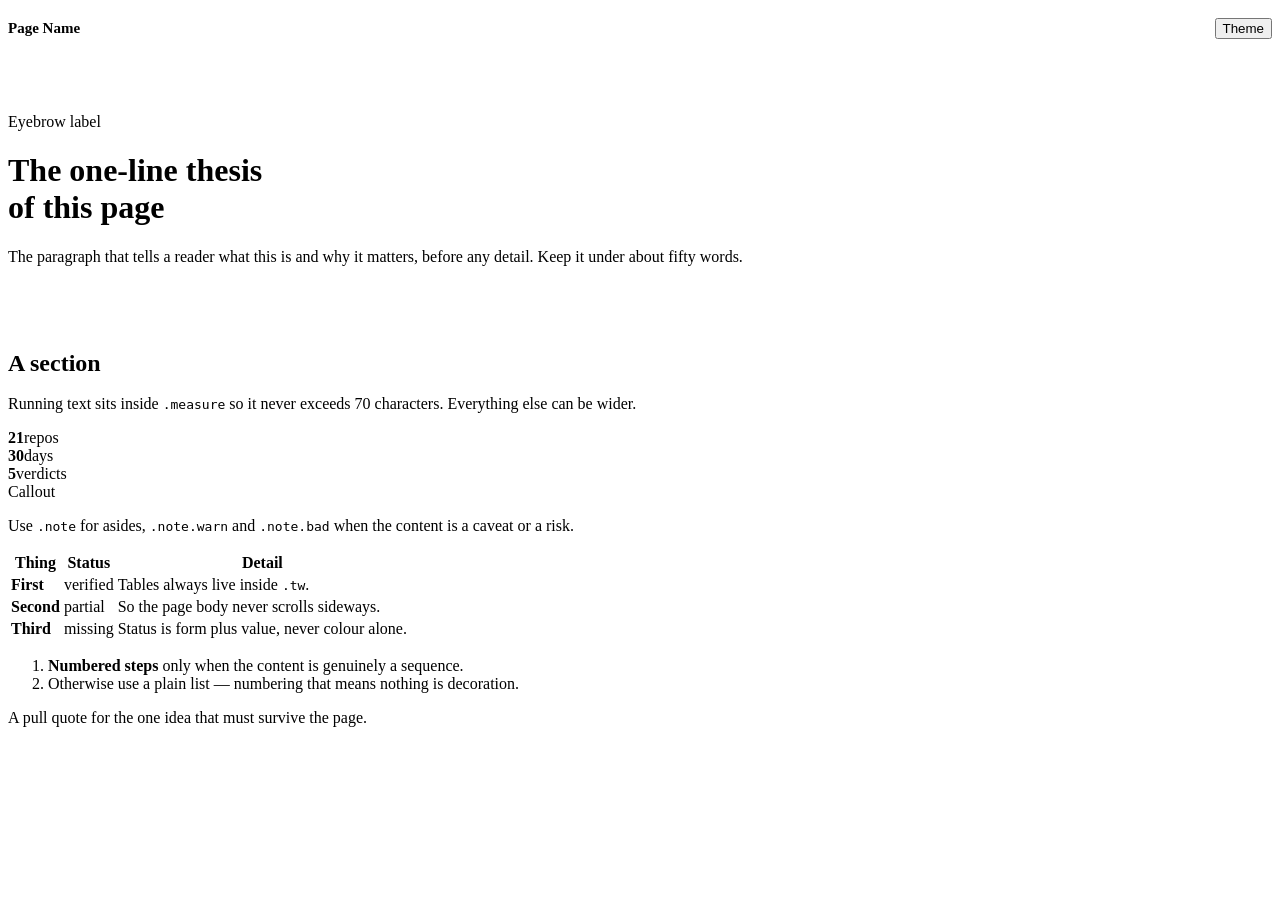
<file: html-style/template.html>
<!doctype html>
<html lang="en">
<head>
<meta charset="utf-8">
<meta name="viewport" content="width=device-width, initial-scale=1">
<!-- Title: short, specific noun phrase. Names the page like a product. -->
<title>Page Name</title>
<link rel="preconnect" href="https://fonts.googleapis.com">
<link rel="preconnect" href="https://fonts.gstatic.com" crossorigin>
<!-- If fonts.googleapis.com is blocked on this network, delete these two links.
     The fallback stack in base.css is built to hold up alone. -->
<link rel="stylesheet" href="https://fonts.googleapis.com/css2?family=IBM+Plex+Mono:wght@400;500;600&family=IBM+Plex+Sans:wght@400;500;600&family=IBM+Plex+Serif:wght@500;600;700&display=swap">
<style>
/* paste base.css here, then page-specific rules below it */
</style>
</head>
<body>

<header class="bar">
  <div class="wrap" style="display:flex;align-items:center;gap:14px;padding-top:10px;padding-bottom:10px">
    <b style="font-family:var(--f-display);font-size:15px">Page Name</b>
    <button class="btn" id="tg" style="margin-left:auto" aria-label="Toggle theme">Theme</button>
  </div>
</header>

<div class="wrap">

  <div style="padding:64px 0 48px;border-bottom:1px solid var(--line)">
    <div class="kicker ac" style="margin-bottom:18px">Eyebrow label</div>
    <h1 style="margin-bottom:22px;max-width:16ch">The one-line thesis of this page</h1>
    <p class="lede">The paragraph that tells a reader what this is and why it matters,
      before any detail. Keep it under about fifty words.</p>
  </div>

  <section>
    <h2 style="margin-bottom:18px">A section</h2>
    <div class="stack">
      <p class="measure">Running text sits inside <code>.measure</code> so it never exceeds 70
        characters. Everything else can be wider.</p>

      <div class="grid g3">
        <div class="stat"><b class="num">21</b><span>repos</span></div>
        <div class="stat"><b class="num">30</b><span>days</span></div>
        <div class="stat"><b class="num">5</b><span>verdicts</span></div>
      </div>

      <div class="note"><span class="l">Callout</span>
        <p>Use <code>.note</code> for asides, <code>.note.warn</code> and <code>.note.bad</code>
          when the content is a caveat or a risk.</p></div>

      <div class="tw"><table>
        <thead><tr><th>Thing</th><th>Status</th><th>Detail</th></tr></thead>
        <tbody>
          <tr><td><strong>First</strong></td><td><span class="pill p-ok">verified</span></td><td>Tables always live inside <code>.tw</code>.</td></tr>
          <tr><td><strong>Second</strong></td><td><span class="pill p-wn">partial</span></td><td>So the page body never scrolls sideways.</td></tr>
          <tr><td><strong>Third</strong></td><td><span class="pill p-bd">missing</span></td><td>Status is form plus value, never colour alone.</td></tr>
        </tbody>
      </table></div>

      <ol class="steps">
        <li><strong>Numbered steps</strong> only when the content is genuinely a sequence.</li>
        <li>Otherwise use a plain list — numbering that means nothing is decoration.</li>
      </ol>

      <p class="pull">A pull quote for the one idea that must survive the page.</p>
    </div>
  </section>

</div>

<script>
(function(){
  var r=document.documentElement,b=document.getElementById("tg");
  try{var s=localStorage.getItem("theme");if(s)r.setAttribute("data-theme",s)}catch(e){}
  b.addEventListener("click",function(){
    var c=r.getAttribute("data-theme");
    var n=c==="dark"?"light":c==="light"?"dark":
      (window.matchMedia&&window.matchMedia("(prefers-color-scheme: dark)").matches?"light":"dark");
    r.setAttribute("data-theme",n);
    try{localStorage.setItem("theme",n)}catch(e){}
  });
})();
</script>
</body>
</html>
</file>
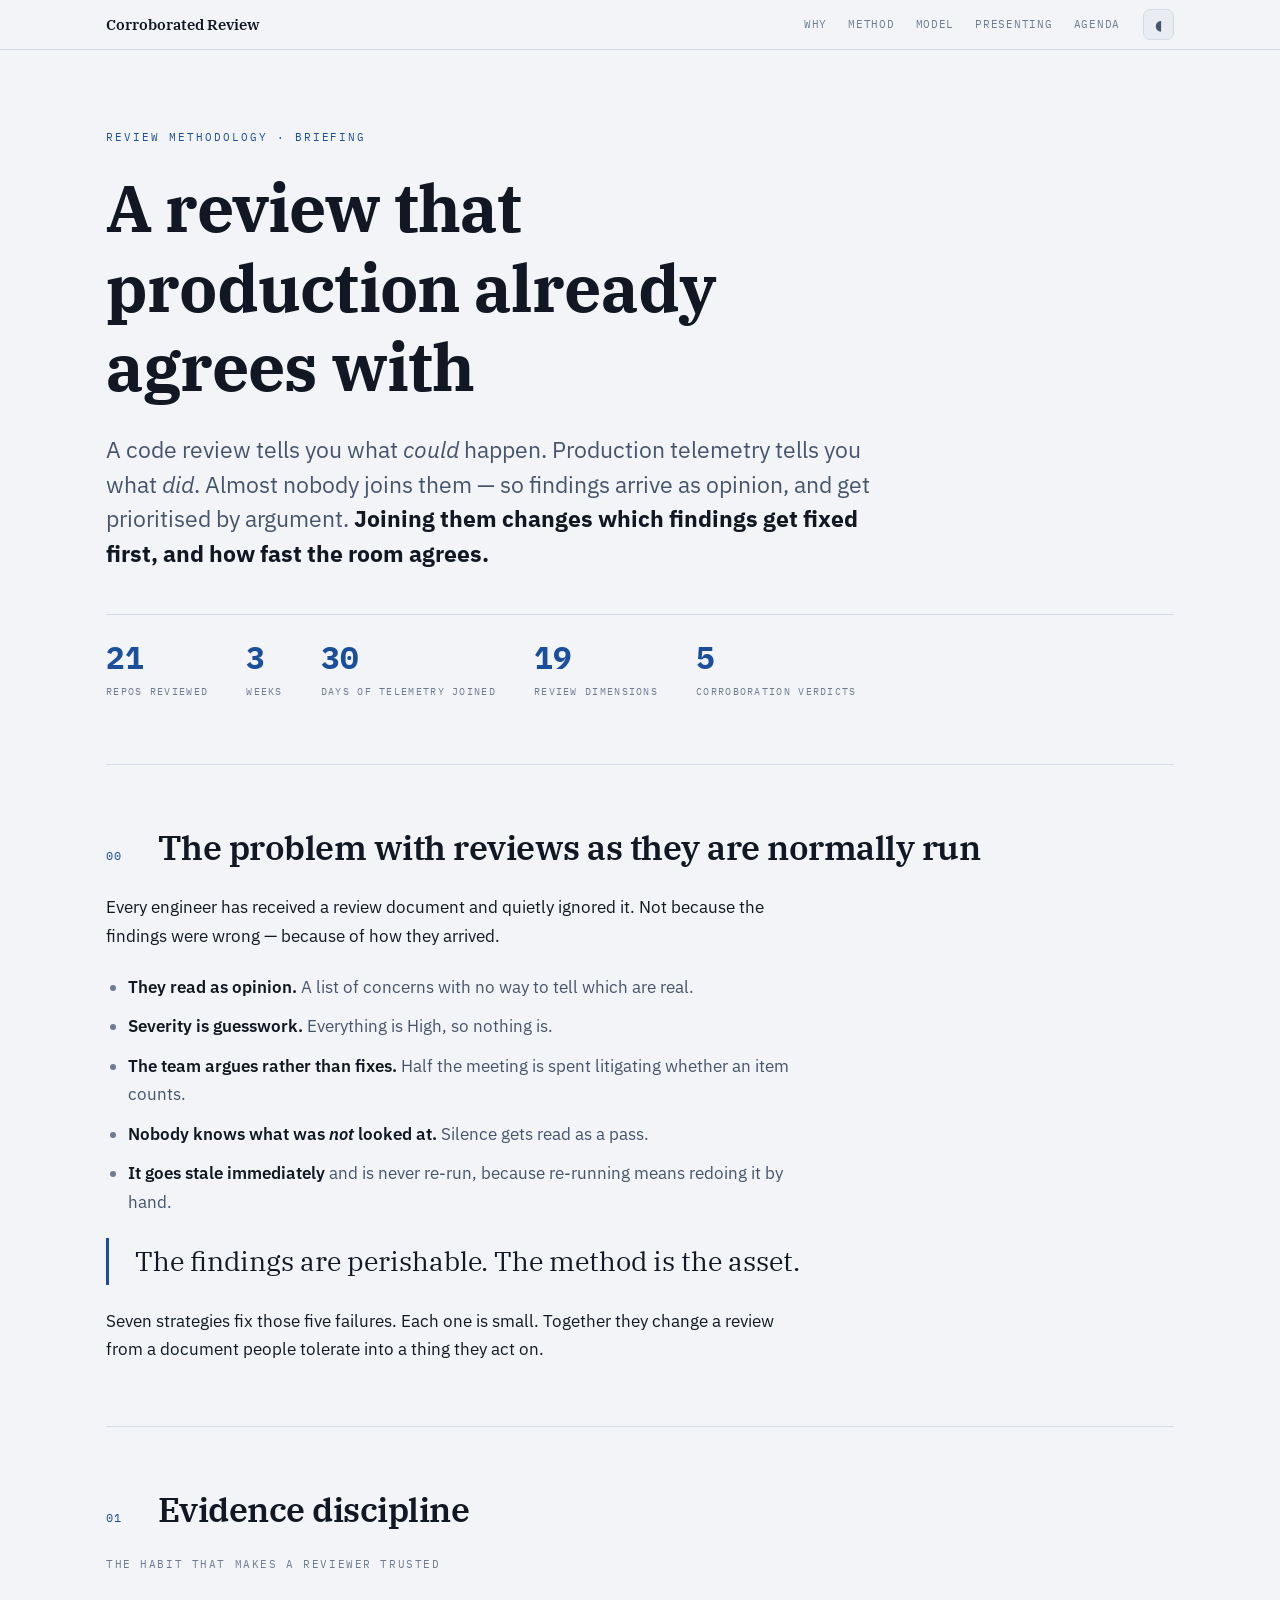
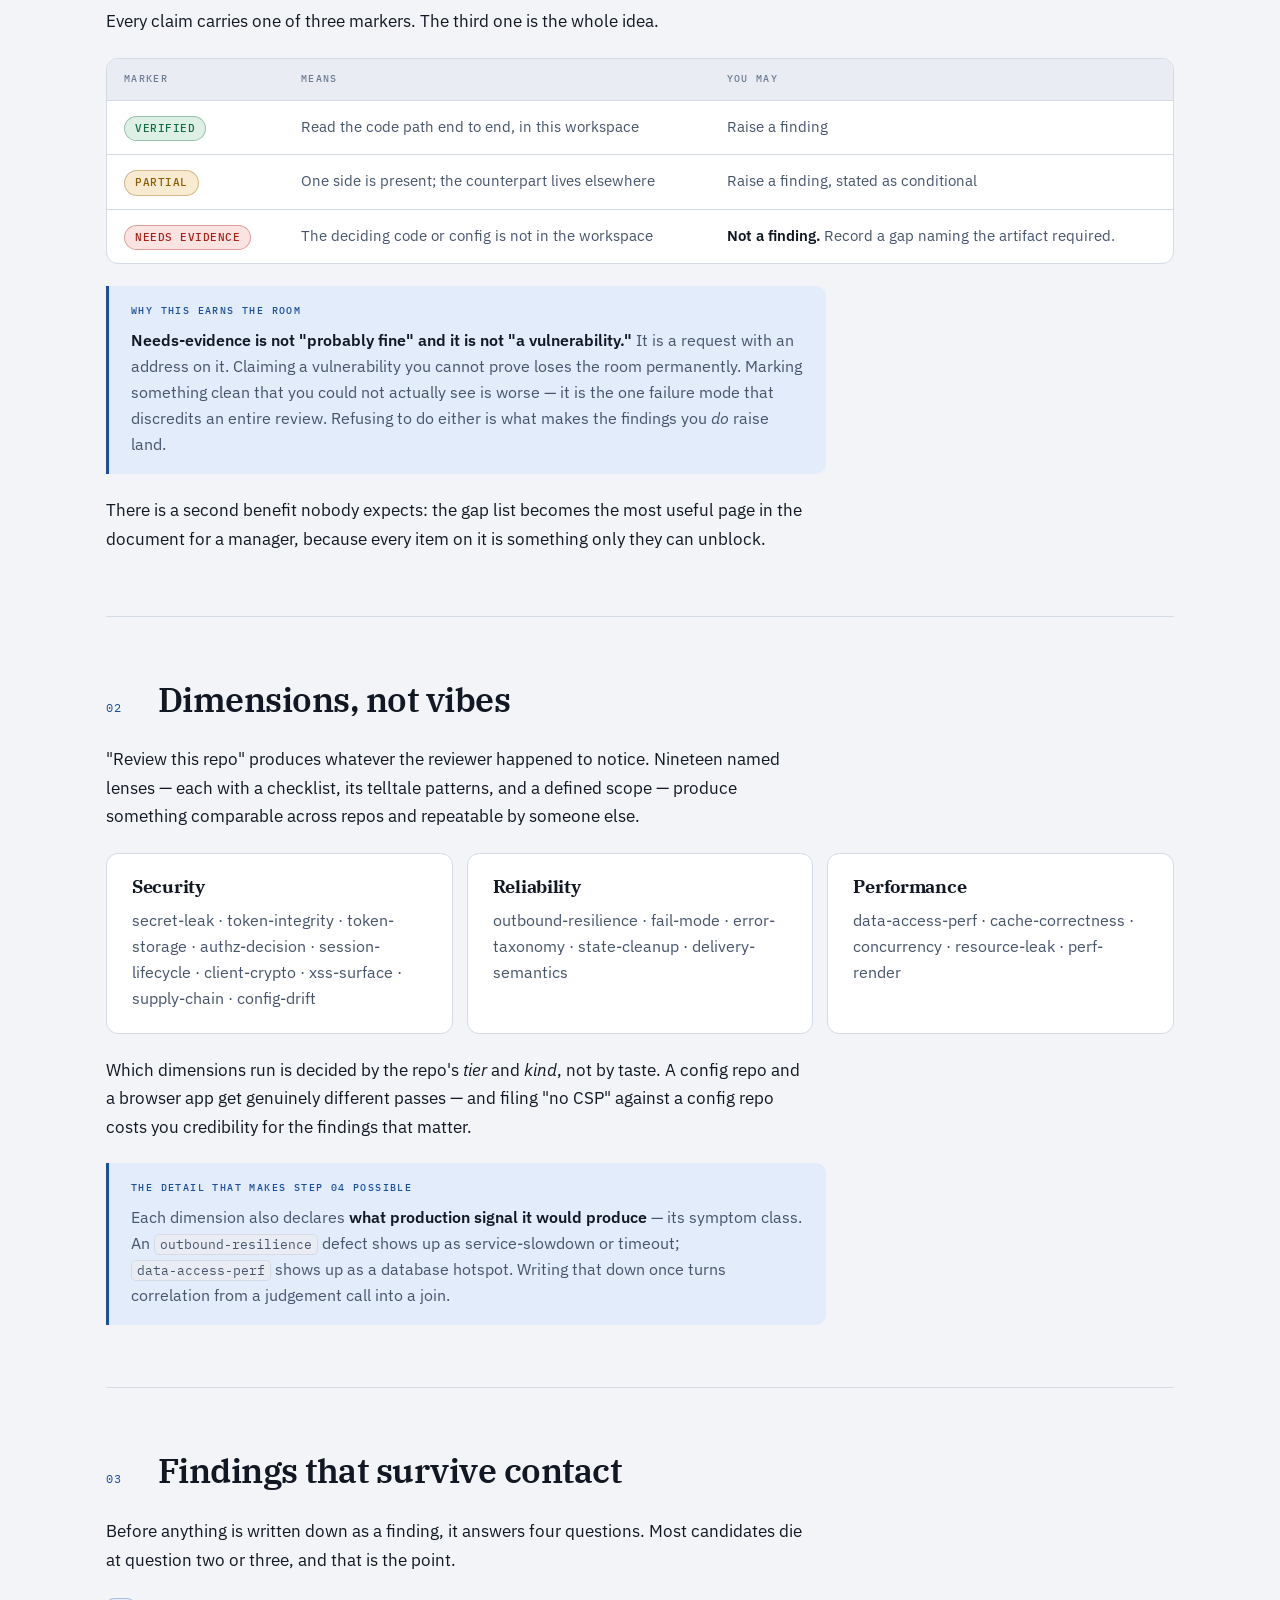
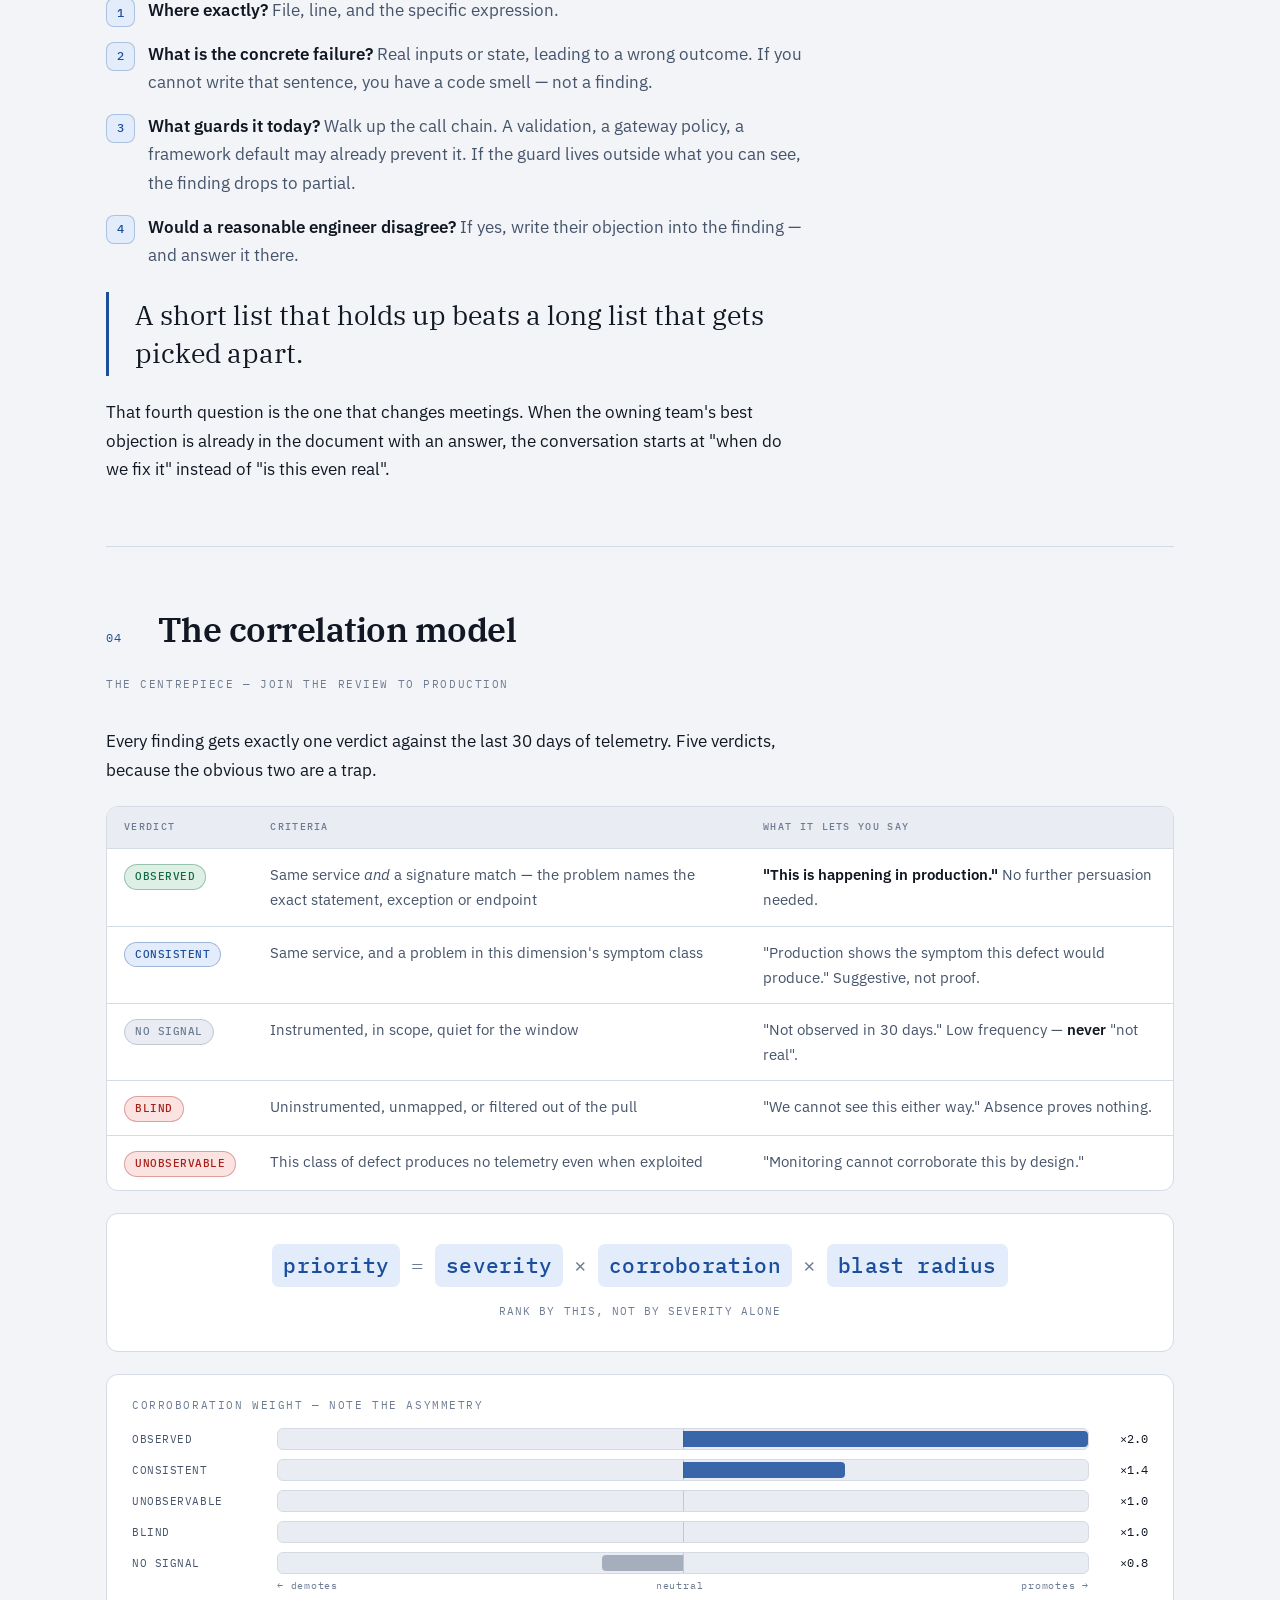
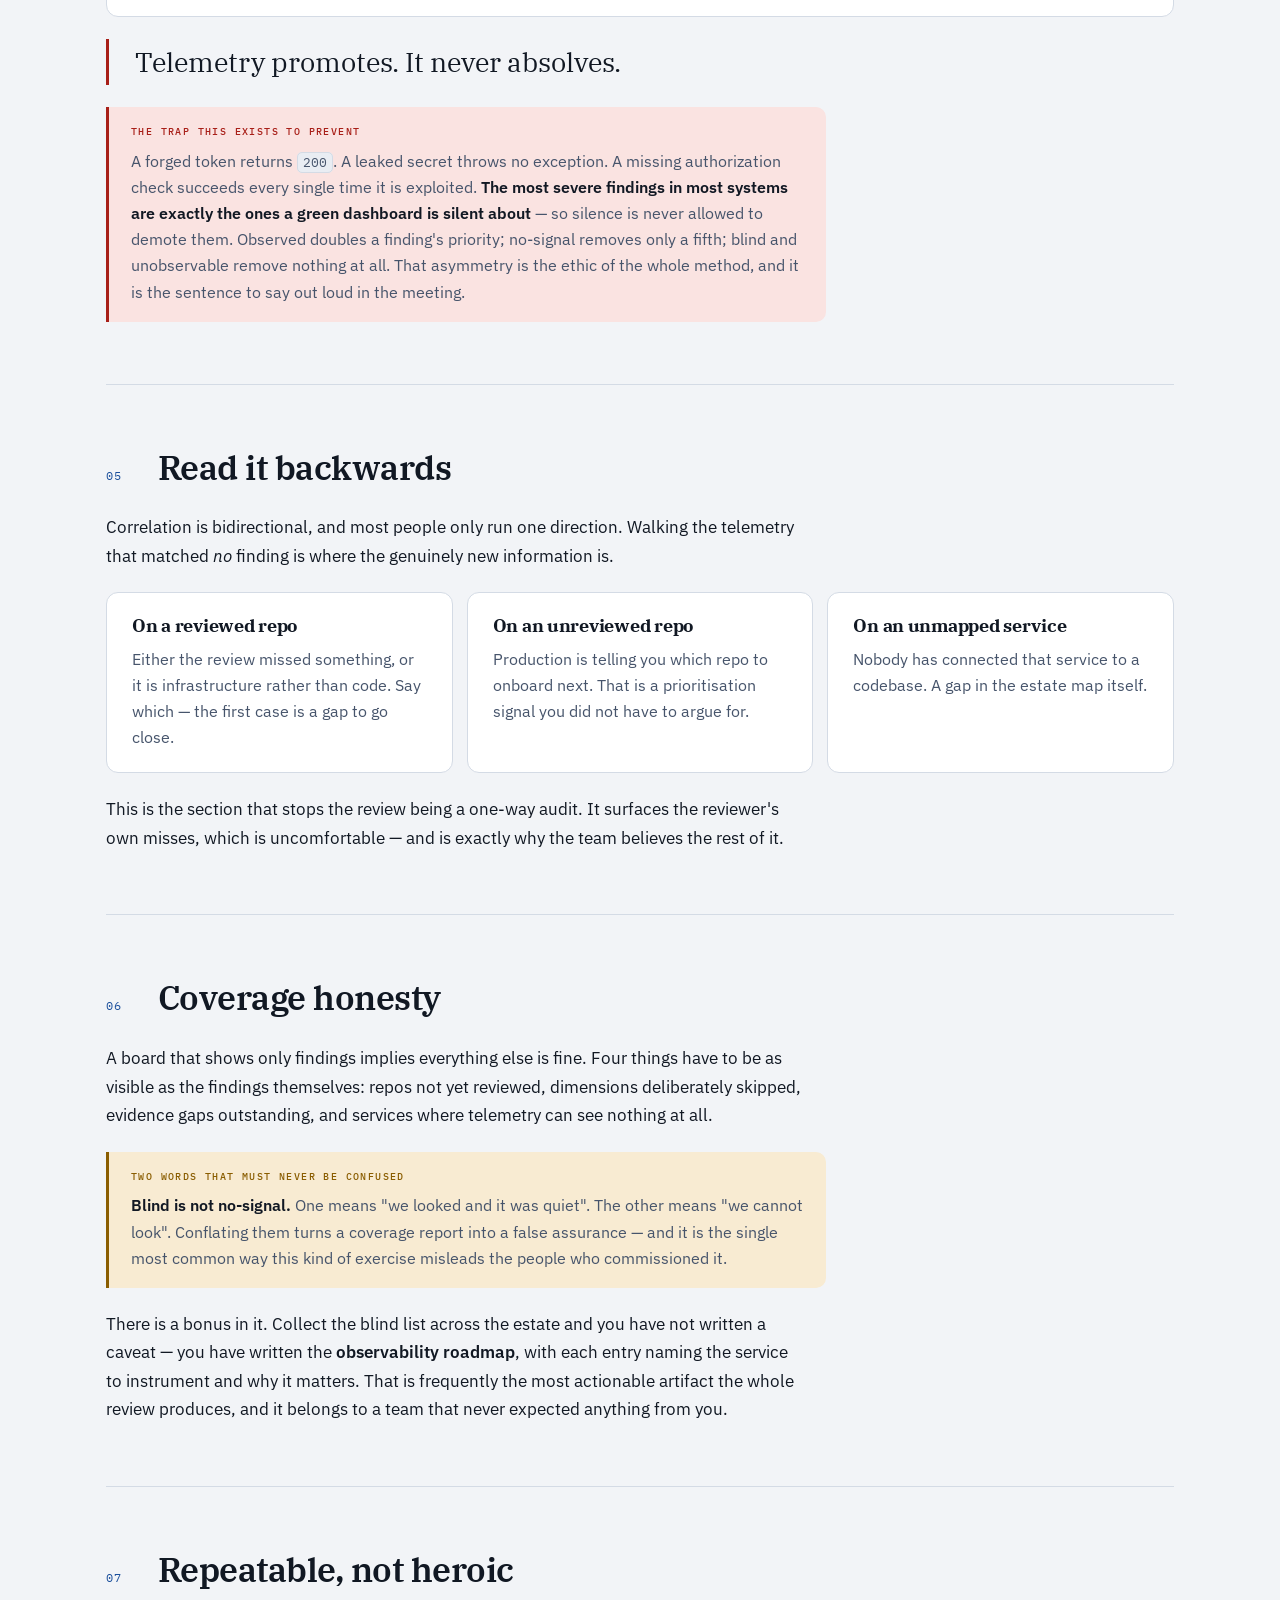
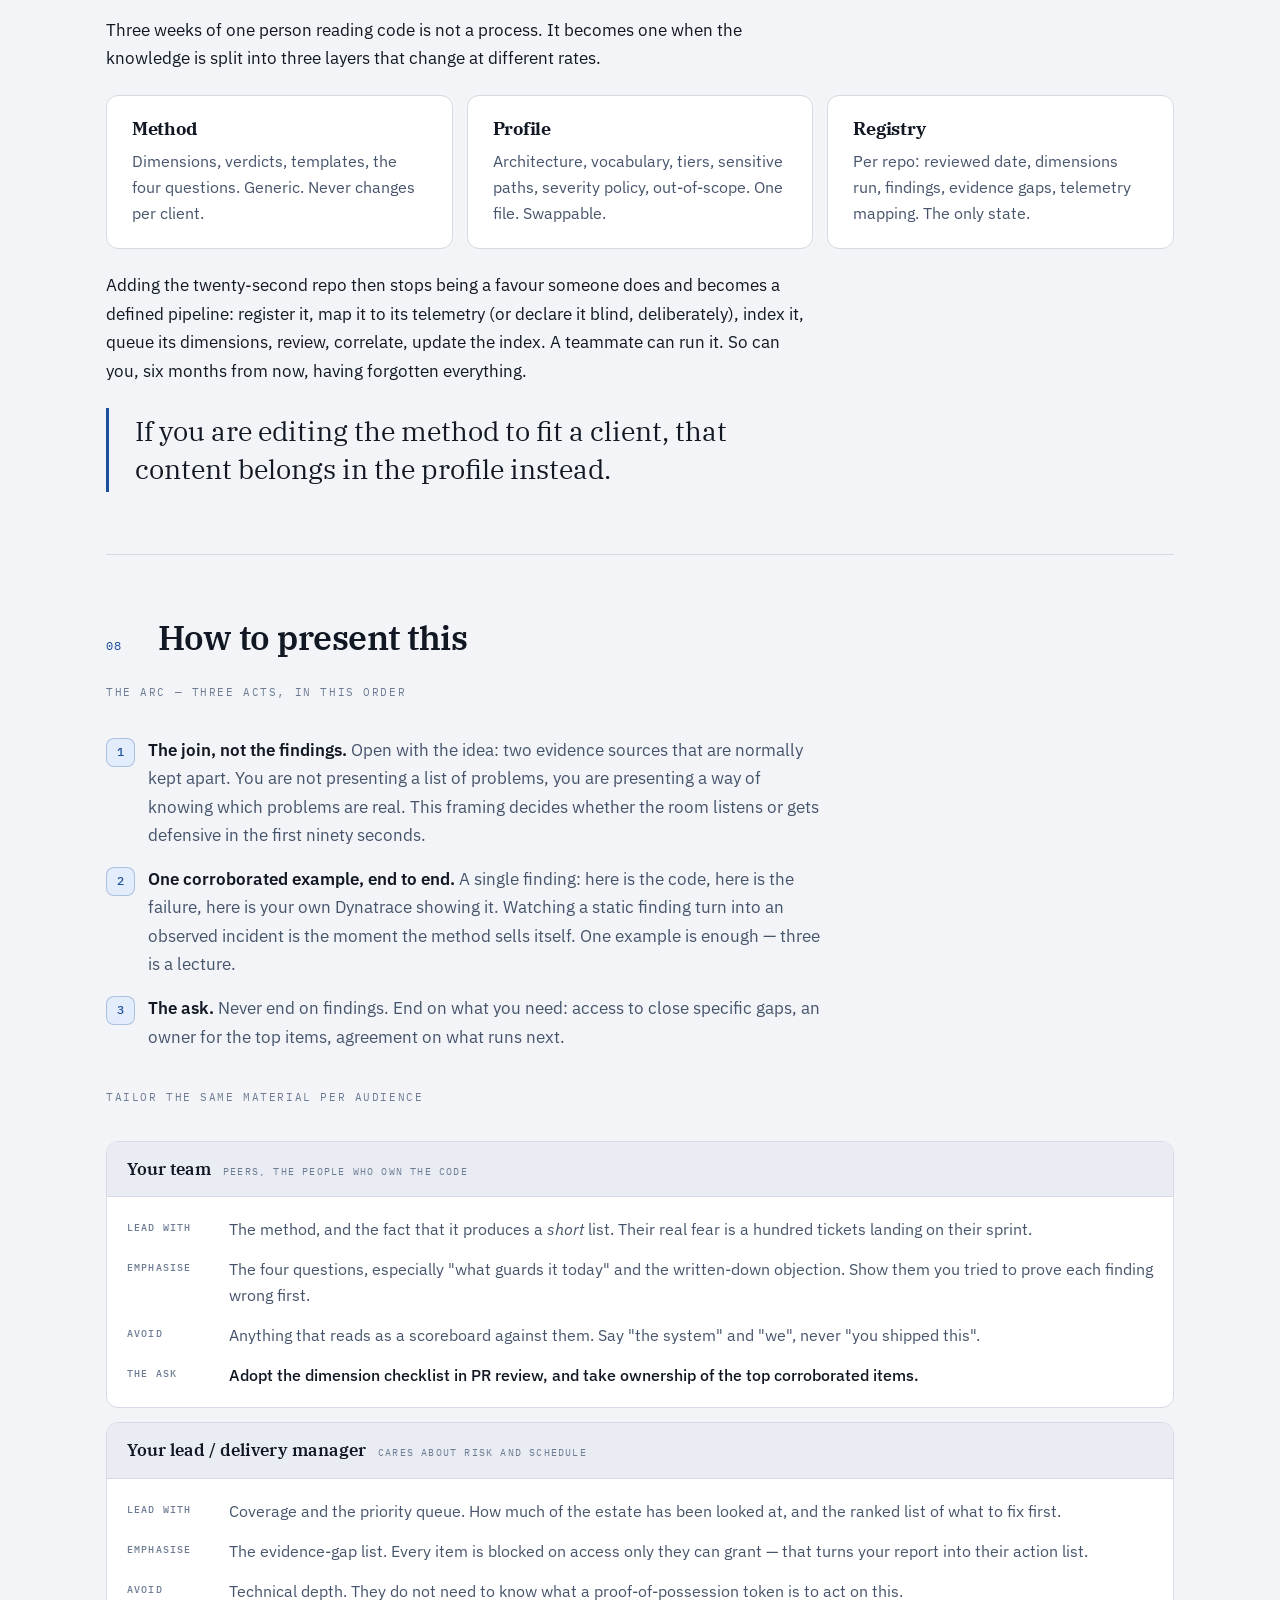
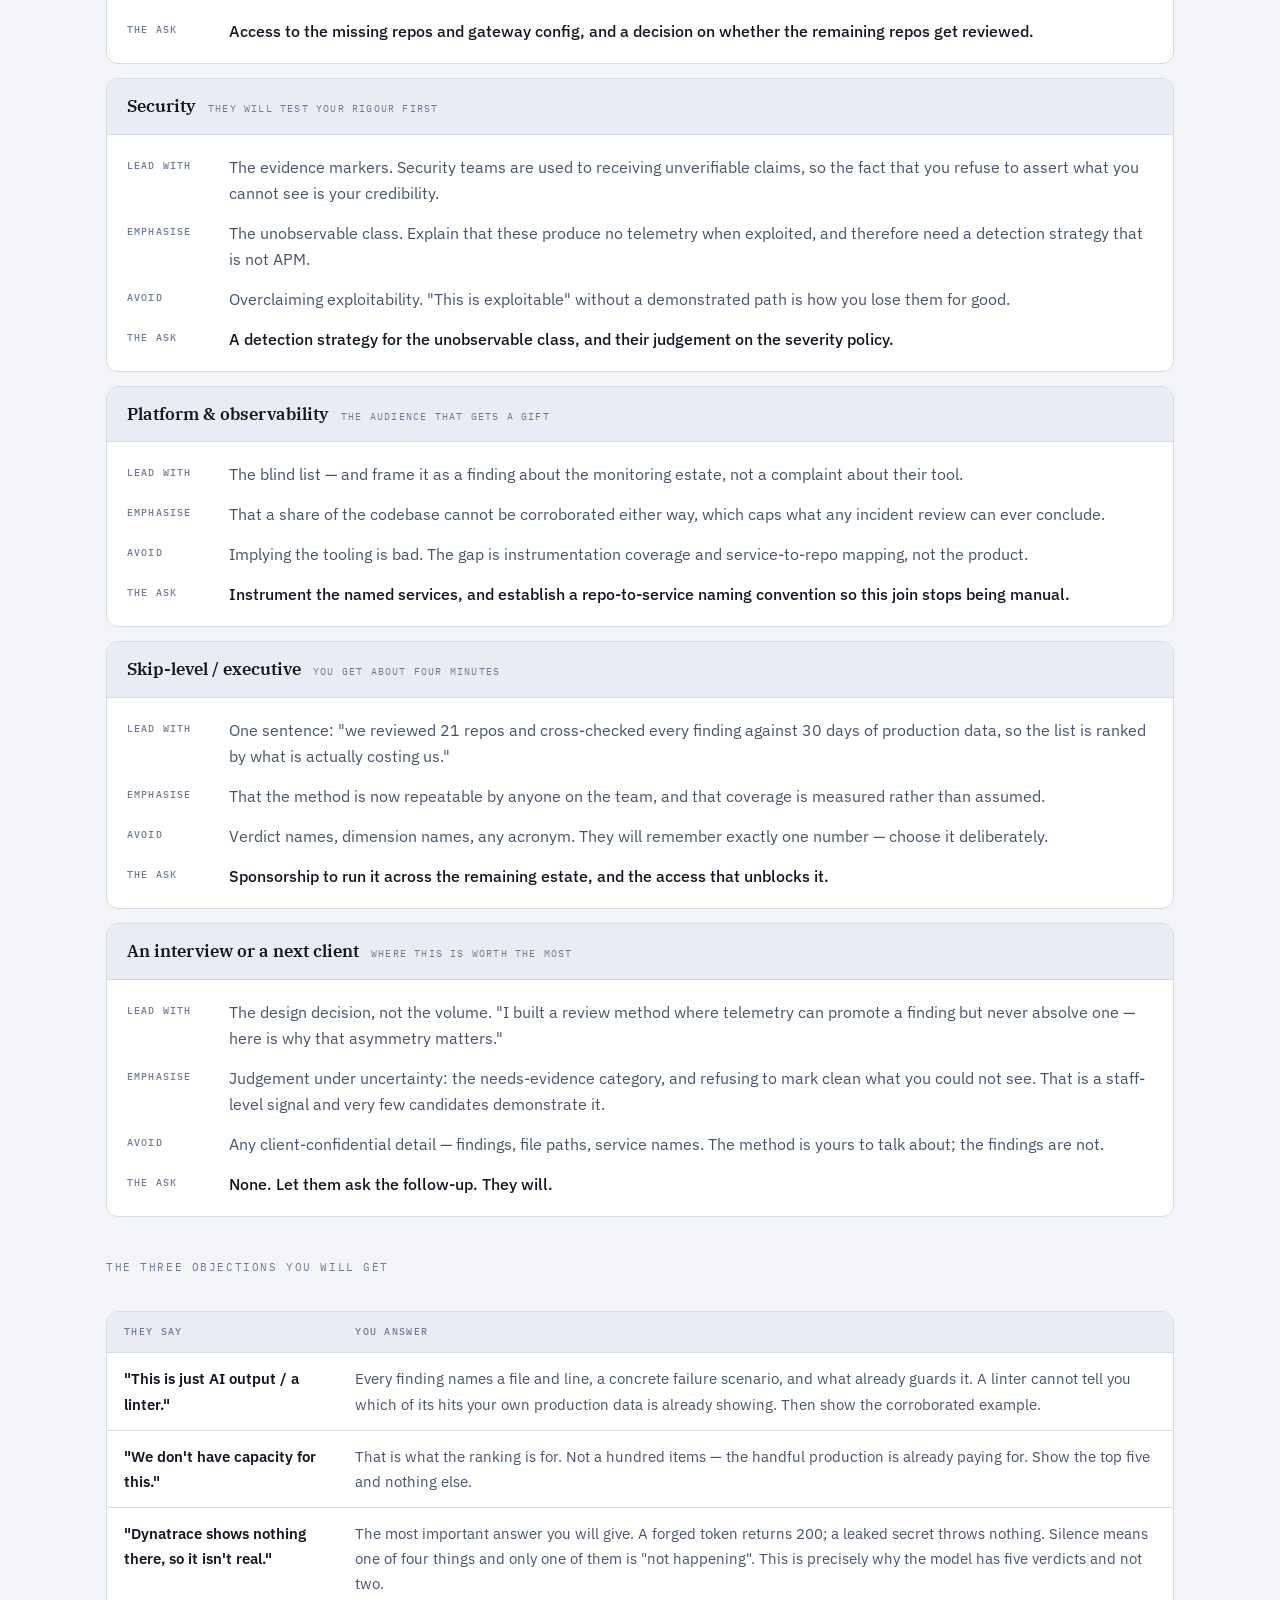
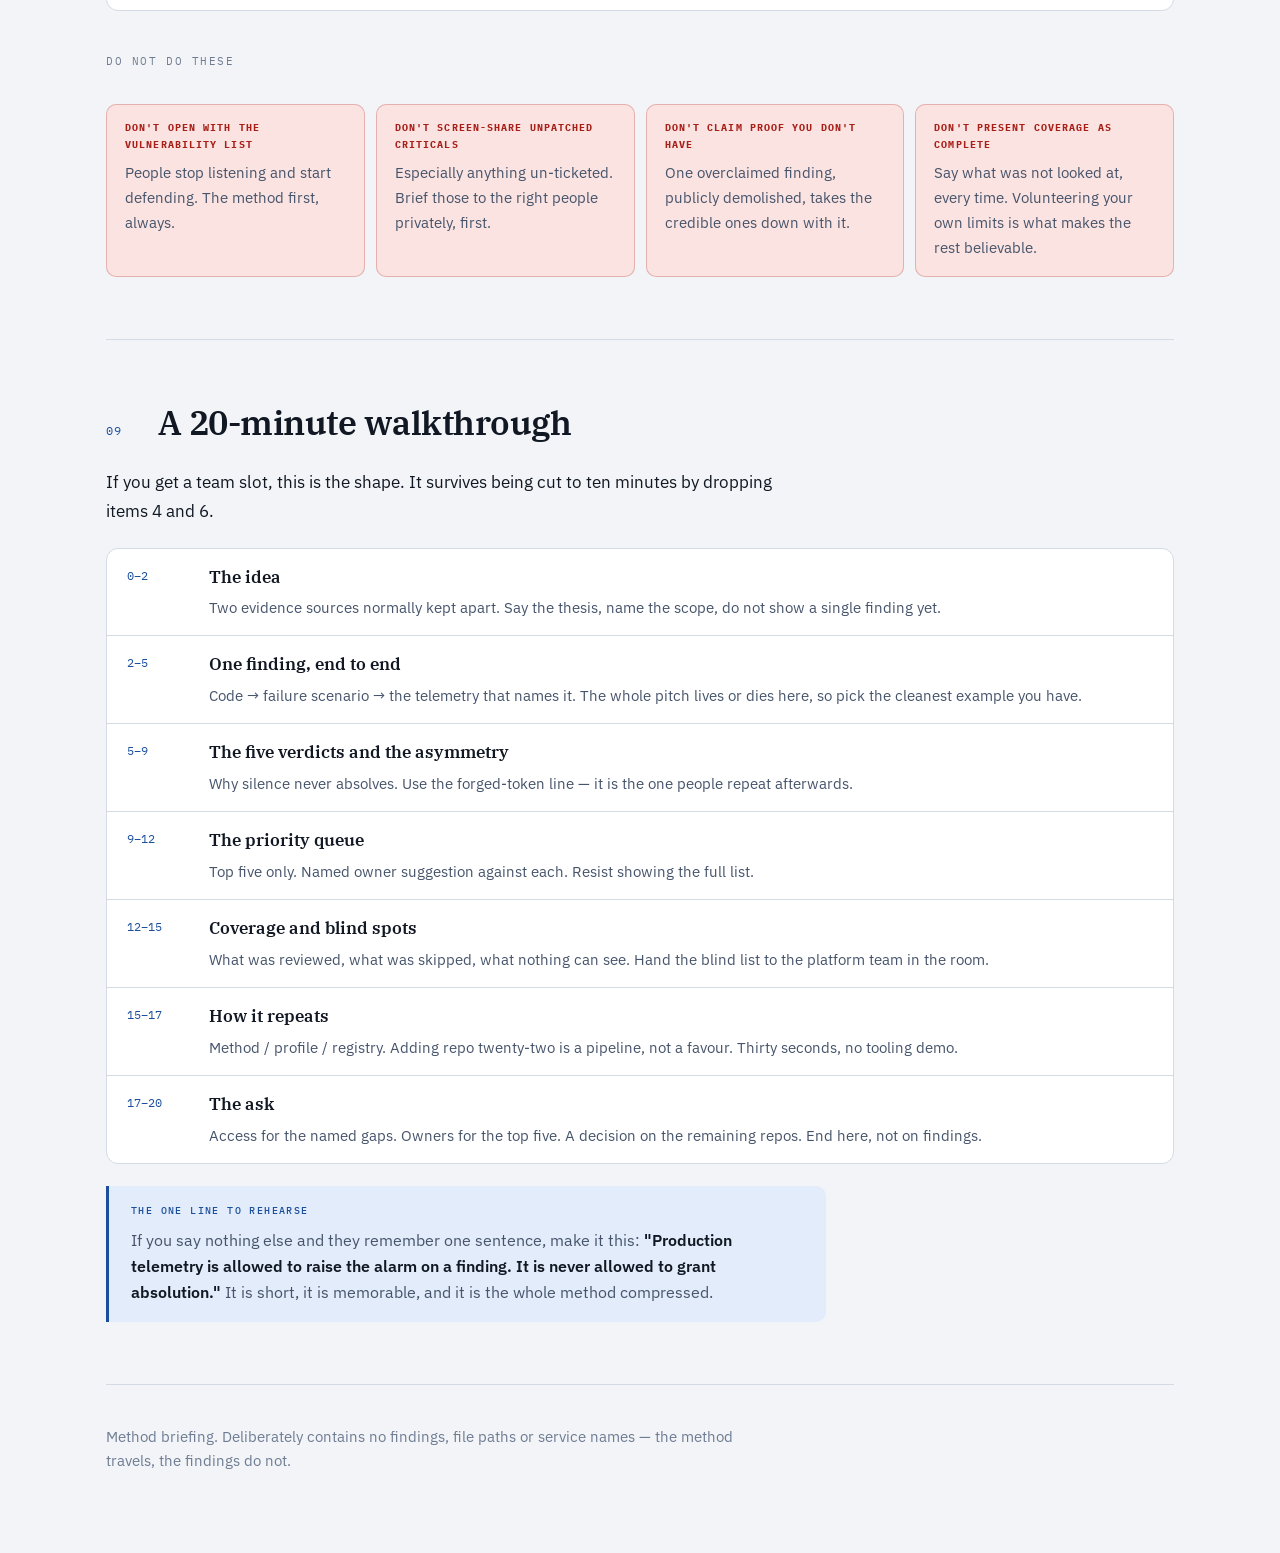
<file: learning/corroborated-review.html>
<!doctype html>
<html lang="en">
<head>
<meta charset="utf-8">
<meta name="viewport" content="width=device-width, initial-scale=1">
<title>Corroborated Review</title>
<link rel="preconnect" href="https://fonts.googleapis.com">
<link rel="preconnect" href="https://fonts.gstatic.com" crossorigin>
<link rel="stylesheet" href="https://fonts.googleapis.com/css2?family=IBM+Plex+Mono:wght@400;500;600&family=IBM+Plex+Sans:wght@400;500;600&family=IBM+Plex+Serif:wght@500;600;700&display=swap">
<style>
:root{
  --bg:#F2F4F7; --sf:#FFFFFF; --sf2:#E9EDF3; --sf3:#DDE3EC;
  --ink:#111823; --ink2:#46546B; --ink3:#6E7C93;
  --line:#D4DBE5; --line2:#BDC7D6;
  --ac:#1B4F9C; --ac2:#123A78; --acs:#E3ECFA;
  --ok:#136B41; --oks:#DEF0E6;
  --wn:#8A5D00; --wns:#F8EBD2;
  --bd:#A81F18; --bds:#FAE3E1;
  --f-d:"IBM Plex Serif",Georgia,serif;
  --f-b:"IBM Plex Sans",system-ui,-apple-system,"Segoe UI",sans-serif;
  --f-m:"IBM Plex Mono",ui-monospace,Consolas,monospace;
}
@media (prefers-color-scheme:dark){:root:not([data-theme="light"]){
  --bg:#0D131B; --sf:#141D28; --sf2:#1B2633; --sf3:#243040;
  --ink:#E9EEF5; --ink2:#A9B6C8; --ink3:#7C8CA3;
  --line:#293645; --line2:#3A4A5D;
  --ac:#79ADFF; --ac2:#A6C8FF; --acs:#152540;
  --ok:#5CCB90; --oks:#122A20;
  --wn:#E6B44A; --wns:#2A2415;
  --bd:#FF847B; --bds:#2E1A19;
}}
:root[data-theme="dark"]{
  --bg:#0D131B; --sf:#141D28; --sf2:#1B2633; --sf3:#243040;
  --ink:#E9EEF5; --ink2:#A9B6C8; --ink3:#7C8CA3;
  --line:#293645; --line2:#3A4A5D;
  --ac:#79ADFF; --ac2:#A6C8FF; --acs:#152540;
  --ok:#5CCB90; --oks:#122A20;
  --wn:#E6B44A; --wns:#2A2415;
  --bd:#FF847B; --bds:#2E1A19;
}
*{box-sizing:border-box}
@media (prefers-reduced-motion:reduce){*{transition:none!important;animation:none!important}}
html{scroll-behavior:smooth;scroll-padding-top:70px}
body{margin:0;background:var(--bg);color:var(--ink);font-family:var(--f-b);
  font-size:17px;line-height:1.68;-webkit-font-smoothing:antialiased}
h1,h2,h3,h4{font-family:var(--f-d);margin:0;line-height:1.2;text-wrap:balance;letter-spacing:-.015em}
p{margin:0}
strong{font-weight:600;color:var(--ink)}
em{font-style:italic}
code{font-family:var(--f-m);font-size:.85em;background:var(--sf2);border:1px solid var(--line);
  border-radius:5px;padding:.08em .38em;white-space:nowrap}
a{color:var(--ac)}
:focus-visible{outline:2px solid var(--ac);outline-offset:3px;border-radius:4px}

/* nav */
.bar{position:sticky;top:0;z-index:40;background:color-mix(in srgb,var(--bg) 90%,transparent);
  backdrop-filter:blur(12px);border-bottom:1px solid var(--line)}
.bar-in{max-width:1120px;margin:0 auto;padding:9px 26px;display:flex;align-items:center;gap:14px}
.bar b{font-family:var(--f-d);font-size:15px;font-weight:600}
.bar nav{margin-left:auto;display:flex;gap:3px;flex-wrap:wrap}
.bar a{font-family:var(--f-m);font-size:10.5px;letter-spacing:.07em;text-transform:uppercase;
  color:var(--ink3);text-decoration:none;padding:5px 9px;border-radius:6px}
.bar a:hover{color:var(--ink);background:var(--sf2)}
.tg{background:var(--sf2);border:1px solid var(--line);color:var(--ink2);width:31px;height:31px;
  border-radius:7px;cursor:pointer;font-size:14px;line-height:1}
@media(max-width:800px){.bar nav{display:none}}

.wrap{max-width:1120px;margin:0 auto;padding:0 26px}
.measure{max-width:70ch}

/* hero */
.hero{padding:78px 0 60px;border-bottom:1px solid var(--line)}
.eyebrow{font-family:var(--f-m);font-size:11px;letter-spacing:.18em;text-transform:uppercase;
  color:var(--ac);margin-bottom:22px}
.hero h1{font-size:clamp(38px,6.2vw,66px);font-weight:700;margin-bottom:26px;max-width:16ch}
.lede{font-size:clamp(19px,2.3vw,23px);line-height:1.5;color:var(--ink2);max-width:56ch}
.lede b{color:var(--ink)}
.facts{display:flex;gap:38px;flex-wrap:wrap;margin-top:44px;padding-top:26px;border-top:1px solid var(--line)}
.fact b{display:block;font-family:var(--f-m);font-size:31px;font-variant-numeric:tabular-nums;
  color:var(--ac);line-height:1.1}
.fact span{font-family:var(--f-m);font-size:10px;letter-spacing:.13em;text-transform:uppercase;color:var(--ink3)}

/* sections */
section{padding:62px 0;border-bottom:1px solid var(--line)}
.shead{display:flex;gap:22px;align-items:baseline;margin-bottom:26px}
.snum{font-family:var(--f-m);font-size:12px;color:var(--ac);letter-spacing:.1em;min-width:30px;padding-top:4px}
.shead h2{font-size:clamp(25px,3.4vw,34px);font-weight:600}
.kick{font-family:var(--f-m);font-size:10.5px;letter-spacing:.15em;text-transform:uppercase;
  color:var(--ink3);margin-bottom:12px}
.stack{display:flex;flex-direction:column;gap:22px}
.stack.tight{gap:14px}

.pull{font-family:var(--f-d);font-size:clamp(21px,2.7vw,27px);line-height:1.42;color:var(--ink);
  border-left:3px solid var(--ac);padding:4px 0 4px 26px;max-width:44ch}
.pull.warn{border-left-color:var(--bd)}

ul.b{margin:0;padding-left:22px;display:flex;flex-direction:column;gap:11px;color:var(--ink2);max-width:70ch}
ul.b li::marker{color:var(--ink3)}
ol.n{margin:0;padding-left:0;list-style:none;counter-reset:x;display:flex;flex-direction:column;gap:15px;max-width:72ch}
ol.n>li{counter-increment:x;position:relative;padding-left:42px;color:var(--ink2)}
ol.n>li::before{content:counter(x);position:absolute;left:0;top:2px;width:27px;height:27px;
  border-radius:8px;background:var(--acs);color:var(--ac);border:1px solid color-mix(in srgb,var(--ac) 28%,transparent);
  font-family:var(--f-m);font-size:12px;display:grid;place-items:center;font-weight:500}

.card{background:var(--sf);border:1px solid var(--line);border-radius:12px;padding:22px 25px}
.grid{display:grid;gap:14px}
.g2{grid-template-columns:repeat(auto-fit,minmax(280px,1fr))}
.g3{grid-template-columns:repeat(auto-fit,minmax(215px,1fr))}
.card h4{font-size:18px;margin-bottom:9px}
.card p{font-size:15.5px;color:var(--ink2)}

.tw{overflow-x:auto;border:1px solid var(--line);border-radius:12px;background:var(--sf)}
table{border-collapse:collapse;width:100%;font-size:15px;min-width:600px}
th{text-align:left;font-family:var(--f-m);font-size:10px;letter-spacing:.13em;text-transform:uppercase;
  color:var(--ink3);font-weight:500;padding:12px 17px;border-bottom:1px solid var(--line);
  background:var(--sf2);white-space:nowrap}
td{padding:13px 17px;border-bottom:1px solid var(--line);color:var(--ink2);vertical-align:top}
tr:last-child td{border-bottom:0}
td strong{color:var(--ink)}

.pill{display:inline-flex;font-family:var(--f-m);font-size:10.5px;letter-spacing:.05em;
  text-transform:uppercase;padding:3px 10px;border-radius:20px;border:1px solid;white-space:nowrap;font-weight:500}
.p-ok{color:var(--ok);background:var(--oks);border-color:color-mix(in srgb,var(--ok) 35%,transparent)}
.p-wn{color:var(--wn);background:var(--wns);border-color:color-mix(in srgb,var(--wn) 35%,transparent)}
.p-bd{color:var(--bd);background:var(--bds);border-color:color-mix(in srgb,var(--bd) 35%,transparent)}
.p-ac{color:var(--ac);background:var(--acs);border-color:color-mix(in srgb,var(--ac) 35%,transparent)}
.p-nu{color:var(--ink3);background:var(--sf2);border-color:var(--line2)}

.note{border-left:3px solid var(--ac);background:var(--acs);border-radius:0 10px 10px 0;
  padding:17px 22px;max-width:72ch}
.note.bad{border-left-color:var(--bd);background:var(--bds)}
.note.warn{border-left-color:var(--wn);background:var(--wns)}
.note .l{font-family:var(--f-m);font-size:10px;letter-spacing:.14em;text-transform:uppercase;
  display:block;margin-bottom:7px;font-weight:500;color:var(--ac)}
.note.bad .l{color:var(--bd)} .note.warn .l{color:var(--wn)}
.note p{font-size:15.5px;color:var(--ink2)}

/* formula */
.eq{background:var(--sf);border:1px solid var(--line);border-radius:12px;padding:30px 26px;text-align:center}
.eq .f{font-family:var(--f-m);font-size:clamp(15px,2.3vw,21px);color:var(--ink);letter-spacing:.01em;
  display:flex;gap:11px;justify-content:center;flex-wrap:wrap;align-items:center}
.eq .f i{font-style:normal;color:var(--ink3)}
.eq .f b{font-weight:500;padding:4px 11px;border-radius:7px;background:var(--acs);color:var(--ac)}
.eq .cap{font-family:var(--f-m);font-size:10.5px;letter-spacing:.1em;text-transform:uppercase;
  color:var(--ink3);margin-top:16px}

.bars{display:flex;flex-direction:column;gap:9px;margin-top:8px}
.bar-row{display:grid;grid-template-columns:132px 1fr 46px;gap:13px;align-items:center}
.bar-row .lb{font-family:var(--f-m);font-size:11px;letter-spacing:.05em;text-transform:uppercase;color:var(--ink2)}
.track{position:relative;height:22px;background:var(--sf2);border:1px solid var(--line);border-radius:6px;overflow:hidden}
.track .mid{position:absolute;left:50%;top:0;bottom:0;width:1px;background:var(--line2)}
.fillp{position:absolute;left:50%;top:2px;bottom:2px;background:var(--ac);border-radius:0 4px 4px 0;opacity:.85}
.filln{position:absolute;top:2px;bottom:2px;background:var(--ink3);border-radius:4px 0 0 4px;opacity:.55}
.bar-row .vl{font-family:var(--f-m);font-size:12px;color:var(--ink);font-variant-numeric:tabular-nums;text-align:right}
.axis{display:grid;grid-template-columns:132px 1fr 46px;gap:13px;margin-top:4px}
.axis span{font-family:var(--f-m);font-size:9.5px;color:var(--ink3);letter-spacing:.08em;
  grid-column:2;display:flex;justify-content:space-between}

/* audience */
.aud{border:1px solid var(--line);border-radius:12px;overflow:hidden;background:var(--sf)}
.aud-h{background:var(--sf2);padding:13px 20px;border-bottom:1px solid var(--line);
  display:flex;align-items:baseline;gap:12px;flex-wrap:wrap}
.aud-h b{font-family:var(--f-d);font-size:17px;font-weight:600}
.aud-h span{font-family:var(--f-m);font-size:10px;letter-spacing:.12em;text-transform:uppercase;color:var(--ink3)}
.aud-b{padding:19px 20px;display:flex;flex-direction:column;gap:14px}
.aud-b .row{display:grid;grid-template-columns:88px 1fr;gap:14px;align-items:start}
.aud-b .row>b{font-family:var(--f-m);font-size:9.5px;letter-spacing:.12em;text-transform:uppercase;
  color:var(--ink3);font-weight:500;padding-top:4px}
.aud-b .row>div{font-size:15.5px;color:var(--ink2)}
.aud-b .row.ask>div{color:var(--ink);font-weight:500}

/* agenda */
.ag{display:flex;flex-direction:column;gap:0;border:1px solid var(--line);border-radius:12px;
  overflow:hidden;background:var(--sf)}
.ag-r{display:grid;grid-template-columns:64px 1fr;gap:18px;padding:15px 20px;border-bottom:1px solid var(--line)}
.ag-r:last-child{border-bottom:0}
.ag-r .t{font-family:var(--f-m);font-size:12px;color:var(--ac);font-variant-numeric:tabular-nums;padding-top:2px}
.ag-r .c b{display:block;font-family:var(--f-d);font-size:16.5px;font-weight:600;margin-bottom:4px}
.ag-r .c p{font-size:15px;color:var(--ink2)}

.dont{display:grid;gap:11px;grid-template-columns:repeat(auto-fit,minmax(255px,1fr))}
.dont div{border:1px solid color-mix(in srgb,var(--bd) 26%,transparent);background:var(--bds);
  border-radius:10px;padding:15px 18px;font-size:15px;color:var(--ink2)}
.dont div b{display:block;color:var(--bd);font-family:var(--f-m);font-size:10px;letter-spacing:.11em;
  text-transform:uppercase;margin-bottom:6px}

footer{padding:40px 0 80px;color:var(--ink3);font-size:14.5px;max-width:70ch}
</style>
</head>
<body>

<header class="bar">
  <div class="bar-in">
    <b>Corroborated Review</b>
    <nav>
      <a href="#why">Why</a><a href="#method">Method</a><a href="#model">Model</a>
      <a href="#present">Presenting</a><a href="#agenda">Agenda</a>
    </nav>
    <button class="tg" id="tg" aria-label="Toggle theme">&#9686;</button>
  </div>
</header>

<div class="wrap">

<div class="hero">
  <div class="eyebrow">Review methodology &middot; briefing</div>
  <h1>A review that production already agrees with</h1>
  <p class="lede">A code review tells you what <em>could</em> happen. Production telemetry tells you what <em>did</em>.
    Almost nobody joins them — so findings arrive as opinion, and get prioritised by argument.
    <b>Joining them changes which findings get fixed first, and how fast the room agrees.</b></p>
  <div class="facts">
    <div class="fact"><b>21</b><span>repos reviewed</span></div>
    <div class="fact"><b>3</b><span>weeks</span></div>
    <div class="fact"><b>30</b><span>days of telemetry joined</span></div>
    <div class="fact"><b>19</b><span>review dimensions</span></div>
    <div class="fact"><b>5</b><span>corroboration verdicts</span></div>
  </div>
</div>

<!-- WHY -->
<section id="why">
  <div class="shead"><span class="snum">00</span><h2>The problem with reviews as they are normally run</h2></div>
  <div class="stack">
    <p class="measure">Every engineer has received a review document and quietly ignored it. Not because the findings
      were wrong — because of how they arrived.</p>
    <ul class="b">
      <li><strong>They read as opinion.</strong> A list of concerns with no way to tell which are real.</li>
      <li><strong>Severity is guesswork.</strong> Everything is High, so nothing is.</li>
      <li><strong>The team argues rather than fixes.</strong> Half the meeting is spent litigating whether an item counts.</li>
      <li><strong>Nobody knows what was <em>not</em> looked at.</strong> Silence gets read as a pass.</li>
      <li><strong>It goes stale immediately</strong> and is never re-run, because re-running means redoing it by hand.</li>
    </ul>
    <p class="pull">The findings are perishable. The method is the asset.</p>
    <p class="measure">Seven strategies fix those five failures. Each one is small. Together they change a review from a
      document people tolerate into a thing they act on.</p>
  </div>
</section>

<!-- METHOD -->
<section id="method">
  <div class="shead"><span class="snum">01</span><h2>Evidence discipline</h2></div>
  <div class="stack">
    <div class="kick">The habit that makes a reviewer trusted</div>
    <p class="measure">Every claim carries one of three markers. The third one is the whole idea.</p>
    <div class="tw"><table>
      <thead><tr><th>Marker</th><th>Means</th><th>You may</th></tr></thead>
      <tbody>
        <tr><td><span class="pill p-ok">verified</span></td><td>Read the code path end to end, in this workspace</td><td>Raise a finding</td></tr>
        <tr><td><span class="pill p-wn">partial</span></td><td>One side is present; the counterpart lives elsewhere</td><td>Raise a finding, stated as conditional</td></tr>
        <tr><td><span class="pill p-bd">needs evidence</span></td><td>The deciding code or config is not in the workspace</td><td><strong>Not a finding.</strong> Record a gap naming the artifact required.</td></tr>
      </tbody>
    </table></div>
    <div class="note"><span class="l">Why this earns the room</span>
      <p><strong>Needs-evidence is not "probably fine" and it is not "a vulnerability."</strong> It is a request with an
        address on it. Claiming a vulnerability you cannot prove loses the room permanently. Marking something clean that
        you could not actually see is worse — it is the one failure mode that discredits an entire review. Refusing to do
        either is what makes the findings you <em>do</em> raise land.</p></div>
    <p class="measure">There is a second benefit nobody expects: the gap list becomes the most useful page in the document
      for a manager, because every item on it is something only they can unblock.</p>
  </div>
</section>

<section>
  <div class="shead"><span class="snum">02</span><h2>Dimensions, not vibes</h2></div>
  <div class="stack">
    <p class="measure">"Review this repo" produces whatever the reviewer happened to notice. Nineteen named lenses —
      each with a checklist, its telltale patterns, and a defined scope — produce something comparable across repos and
      repeatable by someone else.</p>
    <div class="grid g3">
      <div class="card"><h4>Security</h4><p>secret-leak &middot; token-integrity &middot; token-storage &middot; authz-decision &middot; session-lifecycle &middot; client-crypto &middot; xss-surface &middot; supply-chain &middot; config-drift</p></div>
      <div class="card"><h4>Reliability</h4><p>outbound-resilience &middot; fail-mode &middot; error-taxonomy &middot; state-cleanup &middot; delivery-semantics</p></div>
      <div class="card"><h4>Performance</h4><p>data-access-perf &middot; cache-correctness &middot; concurrency &middot; resource-leak &middot; perf-render</p></div>
    </div>
    <p class="measure">Which dimensions run is decided by the repo's <em>tier</em> and <em>kind</em>, not by taste. A config
      repo and a browser app get genuinely different passes — and filing "no CSP" against a config repo costs you
      credibility for the findings that matter.</p>
    <div class="note"><span class="l">The detail that makes step 04 possible</span>
      <p>Each dimension also declares <strong>what production signal it would produce</strong> — its symptom class.
        An <code>outbound-resilience</code> defect shows up as service-slowdown or timeout; <code>data-access-perf</code>
        shows up as a database hotspot. Writing that down once turns correlation from a judgement call into a join.</p></div>
  </div>
</section>

<section>
  <div class="shead"><span class="snum">03</span><h2>Findings that survive contact</h2></div>
  <div class="stack">
    <p class="measure">Before anything is written down as a finding, it answers four questions. Most candidates die at
      question two or three, and that is the point.</p>
    <ol class="n">
      <li><strong>Where exactly?</strong> File, line, and the specific expression.</li>
      <li><strong>What is the concrete failure?</strong> Real inputs or state, leading to a wrong outcome. If you cannot
        write that sentence, you have a code smell — not a finding.</li>
      <li><strong>What guards it today?</strong> Walk up the call chain. A validation, a gateway policy, a framework
        default may already prevent it. If the guard lives outside what you can see, the finding drops to partial.</li>
      <li><strong>Would a reasonable engineer disagree?</strong> If yes, write their objection into the finding — and
        answer it there.</li>
    </ol>
    <p class="pull">A short list that holds up beats a long list that gets picked apart.</p>
    <p class="measure">That fourth question is the one that changes meetings. When the owning team's best objection is
      already in the document with an answer, the conversation starts at "when do we fix it" instead of "is this even real".</p>
  </div>
</section>

<!-- MODEL -->
<section id="model">
  <div class="shead"><span class="snum">04</span><h2>The correlation model</h2></div>
  <div class="stack">
    <div class="kick">The centrepiece &mdash; join the review to production</div>
    <p class="measure">Every finding gets exactly one verdict against the last 30 days of telemetry. Five verdicts,
      because the obvious two are a trap.</p>
    <div class="tw"><table>
      <thead><tr><th>Verdict</th><th>Criteria</th><th>What it lets you say</th></tr></thead>
      <tbody>
        <tr><td><span class="pill p-ok">observed</span></td><td>Same service <em>and</em> a signature match — the problem names the exact statement, exception or endpoint</td><td><strong>"This is happening in production."</strong> No further persuasion needed.</td></tr>
        <tr><td><span class="pill p-ac">consistent</span></td><td>Same service, and a problem in this dimension's symptom class</td><td>"Production shows the symptom this defect would produce." Suggestive, not proof.</td></tr>
        <tr><td><span class="pill p-nu">no signal</span></td><td>Instrumented, in scope, quiet for the window</td><td>"Not observed in 30 days." Low frequency &mdash; <strong>never</strong> "not real".</td></tr>
        <tr><td><span class="pill p-bd">blind</span></td><td>Uninstrumented, unmapped, or filtered out of the pull</td><td>"We cannot see this either way." Absence proves nothing.</td></tr>
        <tr><td><span class="pill p-bd">unobservable</span></td><td>This class of defect produces no telemetry even when exploited</td><td>"Monitoring cannot corroborate this by design."</td></tr>
      </tbody>
    </table></div>

    <div class="eq">
      <div class="f"><b>priority</b><i>=</i><b>severity</b><i>&times;</i><b>corroboration</b><i>&times;</i><b>blast radius</b></div>
      <div class="cap">rank by this, not by severity alone</div>
    </div>

    <div class="card">
      <div class="kick" style="margin-bottom:14px">Corroboration weight &mdash; note the asymmetry</div>
      <div class="bars">
        <div class="bar-row"><span class="lb">Observed</span><span class="track"><span class="mid"></span><span class="fillp" style="width:50%"></span></span><span class="vl">&times;2.0</span></div>
        <div class="bar-row"><span class="lb">Consistent</span><span class="track"><span class="mid"></span><span class="fillp" style="width:20%"></span></span><span class="vl">&times;1.4</span></div>
        <div class="bar-row"><span class="lb">Unobservable</span><span class="track"><span class="mid"></span></span><span class="vl">&times;1.0</span></div>
        <div class="bar-row"><span class="lb">Blind</span><span class="track"><span class="mid"></span></span><span class="vl">&times;1.0</span></div>
        <div class="bar-row"><span class="lb">No signal</span><span class="track"><span class="mid"></span><span class="filln" style="width:10%;left:40%"></span></span><span class="vl">&times;0.8</span></div>
      </div>
      <div class="axis"><span><span>&larr; demotes</span><span>neutral</span><span>promotes &rarr;</span></span></div>
    </div>

    <p class="pull warn">Telemetry promotes. It never absolves.</p>

    <div class="note bad"><span class="l">The trap this exists to prevent</span>
      <p>A forged token returns <code>200</code>. A leaked secret throws no exception. A missing authorization check
        succeeds every single time it is exploited. <strong>The most severe findings in most systems are exactly the ones
        a green dashboard is silent about</strong> — so silence is never allowed to demote them. Observed doubles a
        finding's priority; no-signal removes only a fifth; blind and unobservable remove nothing at all. That asymmetry
        is the ethic of the whole method, and it is the sentence to say out loud in the meeting.</p></div>
  </div>
</section>

<section>
  <div class="shead"><span class="snum">05</span><h2>Read it backwards</h2></div>
  <div class="stack">
    <p class="measure">Correlation is bidirectional, and most people only run one direction. Walking the telemetry that
      matched <em>no</em> finding is where the genuinely new information is.</p>
    <div class="grid g3">
      <div class="card"><h4>On a reviewed repo</h4><p>Either the review missed something, or it is infrastructure rather than code. Say which — the first case is a gap to go close.</p></div>
      <div class="card"><h4>On an unreviewed repo</h4><p>Production is telling you which repo to onboard next. That is a prioritisation signal you did not have to argue for.</p></div>
      <div class="card"><h4>On an unmapped service</h4><p>Nobody has connected that service to a codebase. A gap in the estate map itself.</p></div>
    </div>
    <p class="measure">This is the section that stops the review being a one-way audit. It surfaces the reviewer's own
      misses, which is uncomfortable — and is exactly why the team believes the rest of it.</p>
  </div>
</section>

<section>
  <div class="shead"><span class="snum">06</span><h2>Coverage honesty</h2></div>
  <div class="stack">
    <p class="measure">A board that shows only findings implies everything else is fine. Four things have to be as
      visible as the findings themselves: repos not yet reviewed, dimensions deliberately skipped, evidence gaps
      outstanding, and services where telemetry can see nothing at all.</p>
    <div class="note warn"><span class="l">Two words that must never be confused</span>
      <p><strong>Blind is not no-signal.</strong> One means "we looked and it was quiet". The other means "we cannot
        look". Conflating them turns a coverage report into a false assurance — and it is the single most common way
        this kind of exercise misleads the people who commissioned it.</p></div>
    <p class="measure">There is a bonus in it. Collect the blind list across the estate and you have not written a
      caveat — you have written the <strong>observability roadmap</strong>, with each entry naming the service to
      instrument and why it matters. That is frequently the most actionable artifact the whole review produces, and it
      belongs to a team that never expected anything from you.</p>
  </div>
</section>

<section>
  <div class="shead"><span class="snum">07</span><h2>Repeatable, not heroic</h2></div>
  <div class="stack">
    <p class="measure">Three weeks of one person reading code is not a process. It becomes one when the knowledge is
      split into three layers that change at different rates.</p>
    <div class="grid g3">
      <div class="card"><h4>Method</h4><p>Dimensions, verdicts, templates, the four questions. Generic. Never changes per client.</p></div>
      <div class="card"><h4>Profile</h4><p>Architecture, vocabulary, tiers, sensitive paths, severity policy, out-of-scope. One file. Swappable.</p></div>
      <div class="card"><h4>Registry</h4><p>Per repo: reviewed date, dimensions run, findings, evidence gaps, telemetry mapping. The only state.</p></div>
    </div>
    <p class="measure">Adding the twenty-second repo then stops being a favour someone does and becomes a defined
      pipeline: register it, map it to its telemetry (or declare it blind, deliberately), index it, queue its dimensions,
      review, correlate, update the index. A teammate can run it. So can you, six months from now, having forgotten
      everything.</p>
    <p class="pull">If you are editing the method to fit a client, that content belongs in the profile instead.</p>
  </div>
</section>

<!-- PRESENTING -->
<section id="present">
  <div class="shead"><span class="snum">08</span><h2>How to present this</h2></div>
  <div class="stack">
    <div class="kick">The arc &mdash; three acts, in this order</div>
    <ol class="n">
      <li><strong>The join, not the findings.</strong> Open with the idea: two evidence sources that are normally kept
        apart. You are not presenting a list of problems, you are presenting a way of knowing which problems are real.
        This framing decides whether the room listens or gets defensive in the first ninety seconds.</li>
      <li><strong>One corroborated example, end to end.</strong> A single finding: here is the code, here is the failure,
        here is your own Dynatrace showing it. Watching a static finding turn into an observed incident is the moment
        the method sells itself. One example is enough — three is a lecture.</li>
      <li><strong>The ask.</strong> Never end on findings. End on what you need: access to close specific gaps, an owner
        for the top items, agreement on what runs next.</li>
    </ol>

    <div class="kick" style="margin-top:16px">Tailor the same material per audience</div>

    <div class="stack tight">
      <div class="aud">
        <div class="aud-h"><b>Your team</b><span>peers, the people who own the code</span></div>
        <div class="aud-b">
          <div class="row"><b>Lead with</b><div>The method, and the fact that it produces a <em>short</em> list. Their real fear is a hundred tickets landing on their sprint.</div></div>
          <div class="row"><b>Emphasise</b><div>The four questions, especially "what guards it today" and the written-down objection. Show them you tried to prove each finding wrong first.</div></div>
          <div class="row"><b>Avoid</b><div>Anything that reads as a scoreboard against them. Say "the system" and "we", never "you shipped this".</div></div>
          <div class="row ask"><b>The ask</b><div>Adopt the dimension checklist in PR review, and take ownership of the top corroborated items.</div></div>
        </div>
      </div>

      <div class="aud">
        <div class="aud-h"><b>Your lead / delivery manager</b><span>cares about risk and schedule</span></div>
        <div class="aud-b">
          <div class="row"><b>Lead with</b><div>Coverage and the priority queue. How much of the estate has been looked at, and the ranked list of what to fix first.</div></div>
          <div class="row"><b>Emphasise</b><div>The evidence-gap list. Every item is blocked on access only they can grant — that turns your report into their action list.</div></div>
          <div class="row"><b>Avoid</b><div>Technical depth. They do not need to know what a proof-of-possession token is to act on this.</div></div>
          <div class="row ask"><b>The ask</b><div>Access to the missing repos and gateway config, and a decision on whether the remaining repos get reviewed.</div></div>
        </div>
      </div>

      <div class="aud">
        <div class="aud-h"><b>Security</b><span>they will test your rigour first</span></div>
        <div class="aud-b">
          <div class="row"><b>Lead with</b><div>The evidence markers. Security teams are used to receiving unverifiable claims, so the fact that you refuse to assert what you cannot see is your credibility.</div></div>
          <div class="row"><b>Emphasise</b><div>The unobservable class. Explain that these produce no telemetry when exploited, and therefore need a detection strategy that is not APM.</div></div>
          <div class="row"><b>Avoid</b><div>Overclaiming exploitability. "This is exploitable" without a demonstrated path is how you lose them for good.</div></div>
          <div class="row ask"><b>The ask</b><div>A detection strategy for the unobservable class, and their judgement on the severity policy.</div></div>
        </div>
      </div>

      <div class="aud">
        <div class="aud-h"><b>Platform &amp; observability</b><span>the audience that gets a gift</span></div>
        <div class="aud-b">
          <div class="row"><b>Lead with</b><div>The blind list — and frame it as a finding about the monitoring estate, not a complaint about their tool.</div></div>
          <div class="row"><b>Emphasise</b><div>That a share of the codebase cannot be corroborated either way, which caps what any incident review can ever conclude.</div></div>
          <div class="row"><b>Avoid</b><div>Implying the tooling is bad. The gap is instrumentation coverage and service-to-repo mapping, not the product.</div></div>
          <div class="row ask"><b>The ask</b><div>Instrument the named services, and establish a repo-to-service naming convention so this join stops being manual.</div></div>
        </div>
      </div>

      <div class="aud">
        <div class="aud-h"><b>Skip-level / executive</b><span>you get about four minutes</span></div>
        <div class="aud-b">
          <div class="row"><b>Lead with</b><div>One sentence: "we reviewed 21 repos and cross-checked every finding against 30 days of production data, so the list is ranked by what is actually costing us."</div></div>
          <div class="row"><b>Emphasise</b><div>That the method is now repeatable by anyone on the team, and that coverage is measured rather than assumed.</div></div>
          <div class="row"><b>Avoid</b><div>Verdict names, dimension names, any acronym. They will remember exactly one number — choose it deliberately.</div></div>
          <div class="row ask"><b>The ask</b><div>Sponsorship to run it across the remaining estate, and the access that unblocks it.</div></div>
        </div>
      </div>

      <div class="aud">
        <div class="aud-h"><b>An interview or a next client</b><span>where this is worth the most</span></div>
        <div class="aud-b">
          <div class="row"><b>Lead with</b><div>The design decision, not the volume. "I built a review method where telemetry can promote a finding but never absolve one — here is why that asymmetry matters."</div></div>
          <div class="row"><b>Emphasise</b><div>Judgement under uncertainty: the needs-evidence category, and refusing to mark clean what you could not see. That is a staff-level signal and very few candidates demonstrate it.</div></div>
          <div class="row"><b>Avoid</b><div>Any client-confidential detail — findings, file paths, service names. The method is yours to talk about; the findings are not.</div></div>
          <div class="row ask"><b>The ask</b><div>None. Let them ask the follow-up. They will.</div></div>
        </div>
      </div>
    </div>

    <div class="kick" style="margin-top:20px">The three objections you will get</div>
    <div class="tw"><table>
      <thead><tr><th>They say</th><th>You answer</th></tr></thead>
      <tbody>
        <tr><td><strong>"This is just AI output / a linter."</strong></td><td>Every finding names a file and line, a concrete failure scenario, and what already guards it. A linter cannot tell you which of its hits your own production data is already showing. Then show the corroborated example.</td></tr>
        <tr><td><strong>"We don't have capacity for this."</strong></td><td>That is what the ranking is for. Not a hundred items — the handful production is already paying for. Show the top five and nothing else.</td></tr>
        <tr><td><strong>"Dynatrace shows nothing there, so it isn't real."</strong></td><td>The most important answer you will give. A forged token returns 200; a leaked secret throws nothing. Silence means one of four things and only one of them is "not happening". This is precisely why the model has five verdicts and not two.</td></tr>
      </tbody>
    </table></div>

    <div class="kick" style="margin-top:20px">Do not do these</div>
    <div class="dont">
      <div><b>Don't open with the vulnerability list</b>People stop listening and start defending. The method first, always.</div>
      <div><b>Don't screen-share unpatched criticals</b>Especially anything un-ticketed. Brief those to the right people privately, first.</div>
      <div><b>Don't claim proof you don't have</b>One overclaimed finding, publicly demolished, takes the credible ones down with it.</div>
      <div><b>Don't present coverage as complete</b>Say what was not looked at, every time. Volunteering your own limits is what makes the rest believable.</div>
    </div>
  </div>
</section>

<!-- AGENDA -->
<section id="agenda">
  <div class="shead"><span class="snum">09</span><h2>A 20-minute walkthrough</h2></div>
  <div class="stack">
    <p class="measure">If you get a team slot, this is the shape. It survives being cut to ten minutes by dropping
      items 4 and 6.</p>
    <div class="ag">
      <div class="ag-r"><span class="t">0&ndash;2</span><div class="c"><b>The idea</b><p>Two evidence sources normally kept apart. Say the thesis, name the scope, do not show a single finding yet.</p></div></div>
      <div class="ag-r"><span class="t">2&ndash;5</span><div class="c"><b>One finding, end to end</b><p>Code &rarr; failure scenario &rarr; the telemetry that names it. The whole pitch lives or dies here, so pick the cleanest example you have.</p></div></div>
      <div class="ag-r"><span class="t">5&ndash;9</span><div class="c"><b>The five verdicts and the asymmetry</b><p>Why silence never absolves. Use the forged-token line — it is the one people repeat afterwards.</p></div></div>
      <div class="ag-r"><span class="t">9&ndash;12</span><div class="c"><b>The priority queue</b><p>Top five only. Named owner suggestion against each. Resist showing the full list.</p></div></div>
      <div class="ag-r"><span class="t">12&ndash;15</span><div class="c"><b>Coverage and blind spots</b><p>What was reviewed, what was skipped, what nothing can see. Hand the blind list to the platform team in the room.</p></div></div>
      <div class="ag-r"><span class="t">15&ndash;17</span><div class="c"><b>How it repeats</b><p>Method / profile / registry. Adding repo twenty-two is a pipeline, not a favour. Thirty seconds, no tooling demo.</p></div></div>
      <div class="ag-r"><span class="t">17&ndash;20</span><div class="c"><b>The ask</b><p>Access for the named gaps. Owners for the top five. A decision on the remaining repos. End here, not on findings.</p></div></div>
    </div>
    <div class="note"><span class="l">The one line to rehearse</span>
      <p>If you say nothing else and they remember one sentence, make it this:
        <strong>"Production telemetry is allowed to raise the alarm on a finding. It is never allowed to grant absolution."</strong>
        It is short, it is memorable, and it is the whole method compressed.</p></div>
  </div>
</section>

<footer>
  Method briefing. Deliberately contains no findings, file paths or service names — the method travels,
  the findings do not.
</footer>

</div>

<script>
(function(){
  var r=document.documentElement,b=document.getElementById("tg");
  try{var s=localStorage.getItem("cr-theme");if(s)r.setAttribute("data-theme",s)}catch(e){}
  b.addEventListener("click",function(){
    var c=r.getAttribute("data-theme");
    var n=c==="dark"?"light":c==="light"?"dark":
      (window.matchMedia&&window.matchMedia("(prefers-color-scheme: dark)").matches?"light":"dark");
    r.setAttribute("data-theme",n);
    try{localStorage.setItem("cr-theme",n)}catch(e){}
  });
})();
</script>
</body>
</html>
</file>
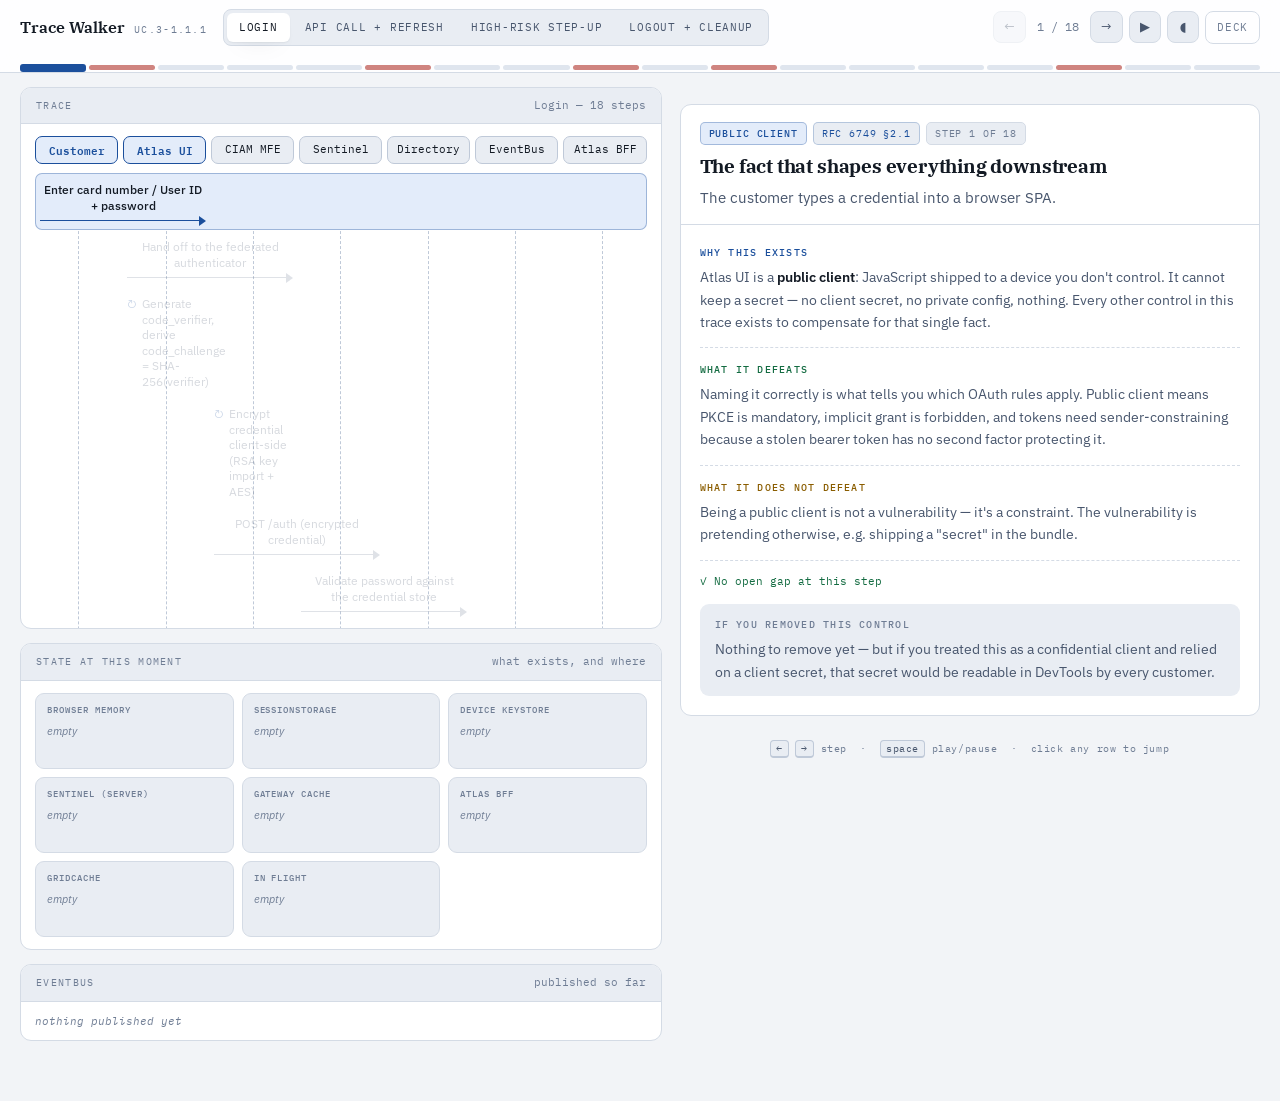
<file: learning/explainer.html>
<!doctype html>
<html lang="en">
<head>
<meta charset="utf-8">
<meta name="viewport" content="width=device-width, initial-scale=1">
<title>Trace Walker</title>
<link rel="preconnect" href="https://fonts.googleapis.com">
<link rel="preconnect" href="https://fonts.gstatic.com" crossorigin>
<link rel="stylesheet" href="https://fonts.googleapis.com/css2?family=IBM+Plex+Mono:wght@400;500;600&family=IBM+Plex+Sans:wght@400;500;600&family=IBM+Plex+Serif:wght@500;600&display=swap">
<style>
:root{
  --bg:#F2F4F7; --surface:#FFFFFF; --surface-2:#E9EDF3; --surface-3:#DFE5EE;
  --ink:#131A24; --ink-2:#48566D; --ink-3:#6F7D94;
  --line:#D4DBE5; --line-2:#BFC9D8;
  --accent:#1B4F9C; --accent-soft:#E3ECFA;
  --ok:#136B41; --ok-soft:#DEF0E6;
  --partial:#8A5D00; --partial-soft:#F8EBD2;
  --missing:#A81F18; --missing-soft:#FAE3E1;
  --shadow:0 1px 2px rgba(19,26,36,.06),0 8px 24px -12px rgba(19,26,36,.18);
  --f-display:"IBM Plex Serif",Georgia,serif;
  --f-body:"IBM Plex Sans",system-ui,-apple-system,"Segoe UI",sans-serif;
  --f-mono:"IBM Plex Mono",ui-monospace,Consolas,monospace;
}
@media (prefers-color-scheme:dark){:root:not([data-theme="light"]){
  --bg:#0E141C; --surface:#151E29; --surface-2:#1C2734; --surface-3:#243141;
  --ink:#E8EDF4; --ink-2:#AAB7C9; --ink-3:#7E8DA4;
  --line:#2A3746; --line-2:#3A4A5D;
  --accent:#79ADFF; --accent-soft:#16263E;
  --ok:#5CCB90; --ok-soft:#12291F;
  --partial:#E6B44A; --partial-soft:#2B2415;
  --missing:#FF847B; --missing-soft:#2E1A19;
  --shadow:0 1px 2px rgba(0,0,0,.4),0 10px 28px -14px rgba(0,0,0,.7);
}}
:root[data-theme="dark"]{
  --bg:#0E141C; --surface:#151E29; --surface-2:#1C2734; --surface-3:#243141;
  --ink:#E8EDF4; --ink-2:#AAB7C9; --ink-3:#7E8DA4;
  --line:#2A3746; --line-2:#3A4A5D;
  --accent:#79ADFF; --accent-soft:#16263E;
  --ok:#5CCB90; --ok-soft:#12291F;
  --partial:#E6B44A; --partial-soft:#2B2415;
  --missing:#FF847B; --missing-soft:#2E1A19;
  --shadow:0 1px 2px rgba(0,0,0,.4),0 10px 28px -14px rgba(0,0,0,.7);
}
*{box-sizing:border-box}
@media (prefers-reduced-motion:reduce){*{animation-duration:.01ms!important;transition-duration:.01ms!important;scroll-behavior:auto!important}}
body{margin:0;background:var(--bg);color:var(--ink);font-family:var(--f-body);font-size:15px;line-height:1.6;-webkit-font-smoothing:antialiased}
h1,h2,h3,h4{font-family:var(--f-display);margin:0;line-height:1.25;text-wrap:balance;letter-spacing:-.01em}
p{margin:0}
code{font-family:var(--f-mono);font-size:.86em;background:var(--surface-2);border:1px solid var(--line);border-radius:5px;padding:.06em .36em}
:focus-visible{outline:2px solid var(--accent);outline-offset:2px;border-radius:4px}
button{font:inherit}

/* ── header ── */
.top{position:sticky;top:0;z-index:60;background:color-mix(in srgb,var(--surface) 90%,transparent);backdrop-filter:blur(12px);border-bottom:1px solid var(--line)}
.top-in{max-width:1560px;margin:0 auto;padding:9px 20px;display:flex;align-items:center;gap:16px;flex-wrap:wrap}
.brand{display:flex;align-items:baseline;gap:9px}
.brand b{font-family:var(--f-display);font-size:16px;font-weight:600}
.brand span{font-family:var(--f-mono);font-size:10px;letter-spacing:.13em;text-transform:uppercase;color:var(--ink-3)}
.flows{display:flex;gap:3px;background:var(--surface-2);border:1px solid var(--line);border-radius:8px;padding:3px;flex-wrap:wrap}
.fbtn{font-family:var(--f-mono);font-size:10.5px;letter-spacing:.07em;text-transform:uppercase;background:none;border:0;color:var(--ink-2);padding:6px 12px;border-radius:6px;cursor:pointer}
.fbtn[aria-pressed="true"]{background:var(--surface);color:var(--ink);box-shadow:var(--shadow)}
.spacer{margin-left:auto}
.ctl{display:flex;align-items:center;gap:6px}
.nav-btn{background:var(--surface-2);border:1px solid var(--line);color:var(--ink-2);height:32px;min-width:32px;padding:0 10px;border-radius:8px;cursor:pointer;font-size:13px}
.nav-btn:hover:not(:disabled){color:var(--ink);border-color:var(--line-2)}
.nav-btn:disabled{opacity:.38;cursor:not-allowed}
.nav-btn.play[aria-pressed="true"]{background:var(--accent);border-color:var(--accent);color:var(--bg)}
.count{font-family:var(--f-mono);font-size:11.5px;color:var(--ink-3);font-variant-numeric:tabular-nums;min-width:52px;text-align:center}
.home{font-family:var(--f-mono);font-size:10.5px;letter-spacing:.07em;text-transform:uppercase;color:var(--ink-3);text-decoration:none;border:1px solid var(--line);border-radius:8px;padding:7px 11px}
.home:hover{color:var(--ink);border-color:var(--line-2)}

/* ── step rail ── */
.rail{max-width:1560px;margin:0 auto;padding:9px 20px 0;display:flex;gap:3px;align-items:center;flex-wrap:wrap}
.dot{height:5px;flex:1;min-width:5px;border-radius:3px;background:var(--surface-3);border:0;padding:0;cursor:pointer}
.dot.past{background:color-mix(in srgb,var(--accent) 42%,transparent)}
.dot.now{background:var(--accent);height:8px}
.dot.gap{background:color-mix(in srgb,var(--missing) 55%,transparent)}
.dot.gap.now{background:var(--missing)}

/* ── layout ── */
.wrap{max-width:1560px;margin:0 auto;padding:14px 20px 60px;display:grid;grid-template-columns:minmax(0,1.05fr) minmax(0,.95fr);gap:18px;align-items:start}
@media (max-width:1120px){.wrap{grid-template-columns:1fr}}
.col{display:flex;flex-direction:column;gap:14px;min-width:0}
.col.right{position:sticky;top:104px}
@media (max-width:1120px){.col.right{position:static}}

.card{background:var(--surface);border:1px solid var(--line);border-radius:11px;overflow:hidden}
.card-h{font-family:var(--f-mono);font-size:10px;letter-spacing:.13em;text-transform:uppercase;color:var(--ink-3);padding:9px 15px;border-bottom:1px solid var(--line);background:var(--surface-2);display:flex;align-items:center;gap:9px}
.card-h .r{margin-left:auto;text-transform:none;letter-spacing:0;font-size:11px}

/* ── diagram ── */
.dia{max-height:min(56vh,600px);overflow:auto;padding:0}
.seq{position:relative;padding:12px 14px 20px;min-width:520px}
.actors{display:grid;grid-template-columns:repeat(var(--n),minmax(0,1fr));gap:5px;position:sticky;top:0;z-index:5;background:var(--surface);padding-bottom:9px}
.actor{background:var(--surface-2);border:1px solid var(--line-2);border-radius:7px;padding:6px 4px;text-align:center;font-family:var(--f-mono);font-size:10.5px;color:var(--ink);line-height:1.3;transition:background .2s,border-color .2s,color .2s}
.actor.hot{background:var(--accent-soft);border-color:var(--accent);color:var(--accent);font-weight:600}
.lifelines{position:absolute;left:14px;right:14px;top:52px;bottom:20px;display:grid;grid-template-columns:repeat(var(--n),minmax(0,1fr));z-index:0;pointer-events:none}
.lifelines i{justify-self:center;width:0;height:100%;border-left:1px dashed var(--line-2)}
.row{display:grid;grid-template-columns:repeat(var(--n),minmax(0,1fr));position:relative;z-index:2;border-radius:7px;transition:opacity .25s,background .25s;cursor:pointer;border:1px solid transparent}
.row.future{opacity:.22}
.row.now{background:var(--accent-soft);border-color:color-mix(in srgb,var(--accent) 35%,transparent)}
.row.now.isgap{background:var(--missing-soft);border-color:color-mix(in srgb,var(--missing) 35%,transparent)}
.msg{grid-column:var(--a)/calc(var(--b) + 1);padding:8px 4px 4px;display:flex;flex-direction:column}
.msg em{font-style:normal;font-size:11.5px;color:var(--ink-2);text-align:center;line-height:1.35;margin-bottom:3px;padding:0 4px}
.row.now .msg em{color:var(--ink);font-weight:500}
.arrow{display:flex;align-items:center;height:9px}
.arrow s{flex:1;height:0;border-top:1.5px solid var(--ink-3);text-decoration:none}
.row.now .arrow s{border-top-color:var(--accent)}
.row.now.isgap .arrow s{border-top-color:var(--missing)}
.arrow.dash s{border-top-style:dashed}
.arrow b{width:0;height:0;border-top:5px solid transparent;border-bottom:5px solid transparent}
.arrow.r b{border-left:7px solid var(--ink-3);margin-left:-1px}
.arrow.l b{border-right:7px solid var(--ink-3);margin-right:-1px;order:-1}
.row.now .arrow.r b{border-left-color:var(--accent)}
.row.now .arrow.l b{border-right-color:var(--accent)}
.row.now.isgap .arrow.r b{border-left-color:var(--missing)}
.row.now.isgap .arrow.l b{border-right-color:var(--missing)}
.msg.self em{text-align:left;padding-left:15px;position:relative}
.msg.self em::before{content:"\21BB";position:absolute;left:0;color:var(--accent);font-size:12px}
.msg.note{grid-column:1/-1}
.msg.note em{font-family:var(--f-mono);font-size:10.5px;color:var(--ink-3);letter-spacing:.04em}
.stepno{position:absolute;left:-2px;font-family:var(--f-mono);font-size:9px;color:var(--ink-3);padding-top:10px}

/* ── state inspector ── */
.stores{display:grid;grid-template-columns:repeat(auto-fit,minmax(148px,1fr));gap:8px;padding:12px 14px}
.store{border:1px solid var(--line);border-radius:9px;padding:9px 11px;background:var(--surface-2);min-height:76px}
.store h6{font-family:var(--f-mono);font-size:9px;letter-spacing:.11em;text-transform:uppercase;color:var(--ink-3);margin:0 0 6px;font-weight:500}
.store ul{margin:0;padding:0;list-style:none;display:flex;flex-direction:column;gap:4px}
.store li{font-family:var(--f-mono);font-size:10.5px;color:var(--ink);background:var(--surface);border:1px solid var(--line);border-radius:5px;padding:2px 7px;line-height:1.45}
.store li.new{border-color:var(--accent);background:var(--accent-soft);color:var(--accent)}
.store li.gone{border-color:color-mix(in srgb,var(--missing) 40%,transparent);background:var(--missing-soft);color:var(--missing);text-decoration:line-through}
.store .empty{font-size:10.5px;color:var(--ink-3);font-style:italic}
.feed{padding:11px 14px;display:flex;flex-direction:column;gap:5px;max-height:150px;overflow:auto}
.feed div{font-family:var(--f-mono);font-size:10.5px;color:var(--ink-2);border-left:2px solid var(--line-2);padding-left:9px}
.feed div.new{border-left-color:var(--accent);color:var(--accent)}
.feed .empty{border:0;padding:0;color:var(--ink-3);font-style:italic}

/* ── explainer panel ── */
.panel{padding:0}
.p-top{padding:17px 19px 15px;border-bottom:1px solid var(--line)}
.tagrow{display:flex;gap:6px;flex-wrap:wrap;margin-bottom:10px;align-items:center}
.tag{font-family:var(--f-mono);font-size:9.5px;letter-spacing:.09em;text-transform:uppercase;padding:3px 8px;border-radius:5px;border:1px solid var(--line);background:var(--surface-2);color:var(--ink-3)}
.tag.concept{background:var(--accent-soft);border-color:color-mix(in srgb,var(--accent) 32%,transparent);color:var(--accent);font-weight:500}
.tag.rfc{border-color:color-mix(in srgb,var(--accent) 25%,transparent);color:var(--accent)}
.tag.ok{background:var(--ok-soft);border-color:color-mix(in srgb,var(--ok) 32%,transparent);color:var(--ok)}
.tag.partial{background:var(--partial-soft);border-color:color-mix(in srgb,var(--partial) 32%,transparent);color:var(--partial)}
.tag.missing{background:var(--missing-soft);border-color:color-mix(in srgb,var(--missing) 32%,transparent);color:var(--missing)}
.p-top h2{font-size:19px;margin-bottom:7px}
.p-top p{color:var(--ink-2);font-size:14.5px}
.blocks{padding:6px 19px 19px;display:flex;flex-direction:column}
.blk{padding:14px 0;border-bottom:1px dashed var(--line)}
.blk:last-child{border-bottom:0}
.blk h5{font-family:var(--f-mono);font-size:9.5px;letter-spacing:.13em;text-transform:uppercase;margin:0 0 6px;font-weight:500;display:flex;align-items:center;gap:7px}
.blk p{font-size:14px;color:var(--ink-2)}
.blk strong{color:var(--ink);font-weight:600}
.blk.why h5{color:var(--accent)}
.blk.how h5{color:var(--ok)}
.blk.edge h5{color:var(--partial)}
.blk.gap{background:var(--missing-soft);border:1px solid color-mix(in srgb,var(--missing) 28%,transparent);border-radius:9px;padding:13px 15px;margin:14px 0}
.blk.gap h5{color:var(--missing)}
.blk.gap p{color:var(--ink-2)}
.blk.code h5{color:var(--ink-3)}
.blk.code p{font-family:var(--f-mono);font-size:12px;color:var(--ink-2);word-break:break-word}
.blk.rm{background:var(--surface-2);border-radius:9px;padding:13px 15px;margin-top:14px}
.blk.rm h5{color:var(--ink-3)}
.nogap{display:flex;align-items:center;gap:8px;font-family:var(--f-mono);font-size:11px;color:var(--ok);padding:12px 0 0}
.hint{font-family:var(--f-mono);font-size:10px;color:var(--ink-3);letter-spacing:.06em;text-align:center;padding:11px 0 0}
kbd{font-family:var(--f-mono);font-size:10px;background:var(--surface-2);border:1px solid var(--line-2);border-bottom-width:2px;border-radius:4px;padding:1px 5px;color:var(--ink-2)}
</style>
</head>
<body>

<header class="top">
  <div class="top-in">
    <div class="brand"><b>Trace Walker</b><span id="flowsub">Login</span></div>
    <div class="flows" id="flows" role="group" aria-label="Choose a flow"></div>
    <div class="spacer"></div>
    <div class="ctl">
      <button class="nav-btn" id="prev" aria-label="Previous step">&#8592;</button>
      <span class="count" id="count">1 / 1</span>
      <button class="nav-btn" id="next" aria-label="Next step">&#8594;</button>
      <button class="nav-btn play" id="play" aria-pressed="false" aria-label="Autoplay">&#9654;</button>
      <button class="nav-btn" id="theme" aria-label="Toggle theme">&#9686;</button>
      <a class="home" href="index.html">Deck</a>
    </div>
  </div>
  <div class="rail" id="rail"></div>
</header>

<div class="wrap">
  <div class="col">
    <div class="card">
      <div class="card-h">Trace<span class="r" id="diahead"></span></div>
      <div class="dia" id="dia"></div>
    </div>

    <div class="card">
      <div class="card-h">State at this moment<span class="r" id="statehead">what exists, and where</span></div>
      <div class="stores" id="stores"></div>
    </div>

    <div class="card">
      <div class="card-h">EventBus<span class="r">published so far</span></div>
      <div class="feed" id="feed"></div>
    </div>
  </div>

  <div class="col right">
    <div class="card panel">
      <div class="p-top">
        <div class="tagrow" id="tags"></div>
        <h2 id="title"></h2>
        <p id="what"></p>
      </div>
      <div class="blocks" id="blocks"></div>
    </div>
    <p class="hint"><kbd>&#8592;</kbd> <kbd>&#8594;</kbd> step &nbsp;·&nbsp; <kbd>space</kbd> play/pause &nbsp;·&nbsp; click any row to jump</p>
  </div>
</div>

<script>
(function(){
"use strict";

/* ══════════════════════════ DATA ══════════════════════════
   a,b = actor columns (1-based). dir: r | l | self | note
   s  = evidence: ok | partial | missing
   set: [store, item] adds · ["-",store] clears store · ["-x",store,item] removes item
════════════════════════════════════════════════════════════ */

var FLOWS = {

login: {
  name:"Login", sub:"UC.3-1.1.1",
  actors:["Customer","Atlas UI","CIAM MFE","Sentinel","Directory","EventBus","Atlas BFF"],
  steps:[
  {a:1,b:2,dir:"r",t:"Enter card number / User ID + password",
   c:"Public client", title:"The fact that shapes everything downstream",
   what:"The customer types a credential into a browser SPA.",
   why:"Atlas UI is a <strong>public client</strong>: JavaScript shipped to a device you don't control. It cannot keep a secret — no client secret, no private config, nothing. Every other control in this trace exists to compensate for that single fact.",
   how:"Naming it correctly is what tells you which OAuth rules apply. Public client means PKCE is mandatory, implicit grant is forbidden, and tokens need sender-constraining because a stolen bearer token has no second factor protecting it.",
   edge:"Being a public client is not a vulnerability — it's a constraint. The vulnerability is pretending otherwise, e.g. shipping a &quot;secret&quot; in the bundle.",
   rm:"Nothing to remove yet — but if you treated this as a confidential client and relied on a client secret, that secret would be readable in DevTools by every customer.",
   rfc:"RFC 6749 §2.1"},

  {a:2,b:3,dir:"r",t:"Hand off to the federated authenticator",
   c:"Trust boundary", title:"The credential screen isn't Atlas's code",
   what:"Atlas UI hands control to the AuthKit MFE micro-frontend, which owns the actual password / biometric / OTP screens.",
   why:"One team owns credential capture across every Northwind channel, so the login UX and its security controls are built and patched once rather than per-app.",
   how:"Centralising credential capture means a fix lands everywhere at once, and there's a single place to audit for keylogging, autofill and clipboard behaviour.",
   edge:"Federation at runtime means the MFE executes <strong>in Atlas's origin, with Atlas's DOM access</strong>. It is not sandboxed from the page that hosts it.",
   gap:"The MFE is module-federated into Atlas UI at runtime, so a compromise of the <em>MFE build pipeline</em> is a compromise of the login screen for every customer. The architecture doc describes no SRI, version pinning, build provenance or origin isolation for it. Worth threat-modelling as a supply-chain path — it is the single highest-leverage target in this whole trace.",
   rm:"Remove the boundary discipline and the login screen inherits the blast radius of every dependency in the host app.",
   s:"missing"},

  {a:2,b:2,dir:"self",t:"Generate code_verifier, derive code_challenge = SHA-256(verifier)",
   c:"PKCE", title:"Commit to a secret you haven't revealed yet",
   what:"Before starting the flow, the browser invents a high-entropy random string (96-char base64url) and hashes it.",
   why:"A public client can't prove its identity with a secret. PKCE substitutes a <strong>per-transaction</strong> secret: commit to the hash now, reveal the original later. Only the party that generated the verifier can complete the exchange.",
   how:"Defeats <strong>authorization-code interception</strong> — malicious redirect, a rogue app claiming the same custom URL scheme on mobile, or a code leaked in a Referer header or proxy log. The attacker ends up with a code they cannot redeem.",
   edge:"PKCE protects <em>the code exchange only</em>. It does nothing for the integrity of the <code>/authorize</code> request parameters — which is why the unsigned request object two steps from now is still a real finding.",
   rm:"Remove it and a stolen authorization code becomes directly redeemable for tokens.",
   code:"auth.service.ts#L892-L910 &mdash; generateCodeVerifier() + generateCodeChallenge()", s:"ok",
   rfc:"RFC 7636",
   set:[["session","code_verifier"]]},

  {a:3,b:3,dir:"self",t:"Encrypt credential client-side (RSA key import + AES)",
   c:"Defence in depth", title:"An envelope inside the TLS tunnel",
   what:"The MFE imports an RSA public key, generates an AES key, and encrypts the credential payload before it ever hits the network.",
   why:"TLS protects the credential <em>in transit between endpoints</em>. It does not protect it at the endpoints — and in a bank there are several: TLS-terminating load balancers, WAFs, API gateways, and everything that logs a request body.",
   how:"Narrows who can see a plaintext password to the holder of the RSA private key. A gateway that accidentally logs request bodies now logs ciphertext.",
   edge:"<strong>Be honest about the limit:</strong> this does not protect against a compromised page. Anything running in the origin — an XSS payload, a malicious dependency, the compromised MFE from step 2 — reads the credential <em>before</em> encryption. It is a middlebox and logging control, not an anti-XSS control.",
   rm:"Remove it and the credential is visible to every TLS-terminating hop and any component that logs bodies.",
   code:"payload-encryption.service.ts#L86-L115", s:"ok"},

  {a:3,b:4,dir:"r",t:"POST /auth  (encrypted credential)",
   c:"IdP boundary", title:"The first call that crosses into the vault",
   what:"The MFE sends the encrypted credential to Sentinel's <code>/auth</code> endpoint.",
   why:"This is the architectural rule from §1 in physical form: <strong>no security decision happens outside Sentinel</strong>. The SPA never evaluates a password, never decides whether a login succeeded, never mints anything.",
   how:"Concentrating the decision in one component means one place to enforce lockout, one place to instrument for fraud, one audit trail. A distributed auth decision is a distributed set of bypasses.",
   edge:"The gateway path matters here too: anything that can terminate and inspect this call sits inside the trust boundary whether you meant it to or not.",
   rm:"Distribute the auth decision across channels and you get channel-specific bypasses — the classic 'mobile API skipped the lockout check' incident.",
   set:[["net","POST /auth"]]},

  {a:4,b:5,dir:"r",t:"Validate password against the credential store",
   c:"Credential store", title:"Directory separation",
   what:"Sentinel calls CredentialAuthentication, which validates the password against Directory, the LDAP-style directory.",
   why:"Credentials live in a purpose-built directory rather than an application database — separate access controls, separate audit, separate blast radius from a business-data breach.",
   how:"An application-database compromise doesn't hand over password hashes, and the directory can enforce its own lockout and password policy independently of app code.",
   edge:"The hashing algorithm, work factor and pepper strategy inside Directory are <strong>not visible from any repo we have</strong>. 'It's in the directory' is not the same as 'it's stored correctly.'",
   gap:"Password storage strength in Directory is unverifiable from these repos. Don't assert it either way — that's a NEEDS-EVIDENCE item with a named artifact: the Directory password policy and hash configuration.",
   rm:"Put credentials in the app database and one SQL injection becomes a full credential-set disclosure.",
   s:"missing"},

  {a:4,b:5,dir:"l",t:"Valid",dash:1,
   c:"Lockout", title:"The counters that ride along",
   what:"Directory confirms the password. Alongside this, R3 carries forward legacy protections unchanged.",
   why:"<strong>Password Lock</strong> (soft) and <strong>OTP Lock</strong> (hard) after repeated failures are what convert 'attacker guesses passwords' from an unlimited operation into a rate-limited one.",
   how:"Online guessing is defeated by rate limiting and lockout — not by password complexity. Complexity is a defence against <em>offline</em> cracking, which is a different threat with a different control.",
   edge:"Lockout is also a denial-of-service surface: an attacker who knows your card number can lock you out. Banks accept that trade deliberately.",
   rm:"Remove lockout and credential stuffing against a known card-number space becomes trivially cheap."},

  {a:4,b:4,dir:"self",t:"[if User ID login] resolve card number + CIF",
   c:"Identifier indirection", title:"Why User ID exists at all",
   what:"If the customer logged in with a User ID rather than a card number, Sentinel calls Credential Management Service to resolve the associated card number and transaction CIF, tagged <code>x_proxy_cardnumber</code> and <code>x_transaction_cifID</code>.",
   why:"Card numbers are <strong>enumerable and guessable</strong> — they have structure, checksums and issuer ranges. Using one as a login identifier hands attackers a valid-username oracle for free.",
   how:"A User ID decouples the public login identifier from the sensitive account number. This is the same reasoning behind pairwise/sectoral <code>sub</code> identifiers in OIDC: never let the identifier you expose be the identifier that means something.",
   edge:"Both identifiers still coexist during migration, so the enumerable path remains live until conversion (§9) completes across the base.",
   rm:"Keep card-number-only login and you retain a permanently enumerable identifier space — which is exactly why the prudential regulator required the change.",
   rfc:"See §9 — User ID Conversion"},

  {a:4,b:6,dir:"r",t:"Publish password-validation event",
   c:"Pre-auth trust", title:"The most interesting design decision in the flow",
   what:"The moment the password validates, Sentinel publishes an event to EventBus. <code>profile-service</code> consumes it and starts prefetching the customer's profile into the GridCache — in parallel with the rest of authentication.",
   why:"Latency. Password validation is the <strong>earliest point where the login will probably succeed</strong>, so it's the earliest point you can start warming data without wasting work on failures.",
   how:"By the time full authentication finishes, the account summary is already in cache — the customer sees data immediately instead of watching a spinner.",
   edge:"<strong>Read this carefully:</strong> the prefetch fires <em>before</em> the OAuth exchange, before fraud scoring, and before any step-up. Work is being done on behalf of a user who is not yet fully authenticated.",
   gap:"Three choices keep this safe: it caches profile data only, credit-card logins are excluded, and BFF only <em>reads</em> the cache after full login completes. None of those three is enforced by a type system or a gateway policy — they're conventions in service code. <strong>Widen what gets prefetched, or read the cache earlier, and a performance optimization silently becomes an authorization bypass.</strong> Raising that is exactly the architect's job.",
   rm:"Remove the eligibility filter or the read-ordering rule and you have pre-authentication data disclosure.",
   evt:"login-optimization (+ applicationInfo.userLang)",
   set:[["grid","customer profile (prefetch)"]],
   s:"partial"},

  {a:3,b:4,dir:"l",t:"Authorization code + callback URL",dash:1,
   c:"Authorization code", title:"The claim ticket, not the key card",
   what:"Sentinel returns a short-lived, single-use authorization code — not tokens.",
   why:"The code travels the <strong>front channel</strong> (browser redirects, URLs), which is inherently leaky: browser history, Referer headers, proxy logs, shoulder-surfing. Tokens must never travel that path.",
   how:"Splitting into two legs means the leaky channel only ever carries something that is <strong>useless on its own</strong> — single-use, short-lived, and (thanks to PKCE) unredeemable without the verifier. The tokens themselves come back over a direct back-channel POST.",
   edge:"This is precisely why the implicit grant died: it returned tokens in a URL fragment, putting the actual credential on the leaky path.",
   rm:"Return tokens here instead of a code and you have reinvented the implicit grant, with tokens in browser history.",
   rfc:"RFC 6749 §4.1 · RFC 9700",
   set:[["net","authorization code (front channel)"]]},

  {a:3,b:4,dir:"r",t:"/authorize  (code + PKCE code_verifier)",
   c:"PKCE redemption", title:"Reveal the secret — and the finding hiding here",
   what:"The SPA redeems the code, now presenting the original <code>code_verifier</code>. Sentinel re-hashes it and compares against the stored challenge.",
   why:"This closes the PKCE loop: possession of the verifier proves this is the same client that started the flow.",
   how:"An attacker holding only an intercepted code fails here — they never saw the verifier. The trade returns <code>invalid_grant</code>.",
   edge:"The verifier must be sent once, over the back channel, and never logged. Logging it anywhere — Splunk, EventBus, an APM trace — destroys the entire control.",
   gap:"The <code>/authorize</code> request object is minted as an <strong><code>alg:none</code> unsigned JWT</strong> (<code>generateUnsignedJwt</code>), and Sentinel is <em>configured to accept it</em>: <code>request_object_signing_alg: none</code> for <code>spapublicclient</code> and <code>spamobileclient</code>. So request parameters — <code>redirect_uri</code>, <code>scope</code> — carry no integrity protection and can be tampered with. PKCE does not cover this; it is a separate control (JAR, RFC 9101). The newer <code>idp_v2</code> template already uses <strong>RS256</strong>, so the fix exists and simply hasn't been rolled to these clients. <strong>The deliverable here is a migration plan, not a finding.</strong>",
   rm:"Remove the verifier check and PKCE is decorative.",
   code:"auth.utils.service.ts#L21-L24 &middot; clients.j2#L25 (accepts none) &middot; idp_v2 template uses RS256", s:"missing",
   rfc:"RFC 7636 · RFC 9101 (JAR) · RFC 9126 (PAR)"},

  {a:3,b:4,dir:"l",t:"Access token + Refresh token",dash:1,
   c:"Token types", title:"Two tokens, two jobs, two lifetimes",
   what:"Sentinel issues an access token and a refresh token (an ID token is also returned and parsed at login).",
   why:"Splitting them lets the credential you use constantly be <strong>short-lived</strong>, while the credential that survives is used <strong>rarely and only against one endpoint</strong>. Compromise windows shrink for the token that travels most.",
   how:"A stolen access token expires in minutes. A stolen refresh token is more valuable but is only ever sent to <code>/token</code>, so it has far less exposure surface — and rotation with reuse detection can invalidate a whole family when theft is detected.",
   edge:"<strong>Audience is the whole point.</strong> The ID token's audience is the client and it means 'who logged in'; the access token's audience is the resource server and it means 'what may be called'. Using one where the other belongs is a classic architecture smell.",
   rm:"Collapse them into one long-lived token and every API call carries a credential worth stealing for weeks.",
   rfc:"RFC 6749 · OIDC Core §2"},

  {a:2,b:3,dir:"l",t:"Tokens returned to the host app",dash:1,
   c:"Storage", title:"Where each token lands, and why",
   what:"The access token is held in <strong>application memory only</strong>. The refresh token goes to <strong>sessionStorage</strong>. Neither goes to localStorage.",
   why:"Each storage location answers three questions differently: who can read it, does it survive a reload, and is it sent automatically. Those answers decide which attack you're exposed to.",
   how:"Memory-only means the access token is <strong>not recoverable after a page reload</strong> and never sits in a store an attacker can enumerate later. localStorage would persist it indefinitely for any injected script to harvest.",
   edge:"<strong>State this precisely or you'll be wrong in an interview:</strong> memory-only does <em>not</em> stop an active XSS — a payload running in the page reads the variable just fine. What it stops is <strong>persistence and later exfiltration</strong>. It is a mitigation that shrinks the window, not a fix. The actual anti-XSS control is CSP.",
   rm:"Move the access token to localStorage and any injected script harvests a still-valid token on any future page load.",
   code:"hybrid-token-storage.service.ts#L13-L58 &mdash; _accessToken field + tokens getter/setter", s:"ok",
   set:[["-x","net","POST /auth"],["-x","net","authorization code (front channel)"],["mem","access token"],["session","refresh token"],["-x","session","code_verifier"]]},

  {a:2,b:2,dir:"self",t:"Generate DPoP key pair — private key into the OS keystore",
   c:"DPoP", title:"Turning a bearer token into a bound one",
   what:"The browser generates a public/private key pair. From here, every call carries a freshly signed proof.",
   why:"A plain access token is a <strong>bearer</strong> token — whoever holds it can spend it, like cash. Leak it via XSS, a log, or a middlebox and an attacker replays it from anywhere until expiry. DPoP staples the token to a key: a boarding pass that only your passport validates.",
   how:"The token alone becomes useless. An attacker who exfiltrates the access token but not the private key cannot produce a valid proof, so every call they make is rejected. This is the single biggest reduction in token-theft blast radius in the whole architecture.",
   edge:"Key <em>storage</em> stops theft, not <em>use</em>. An XSS payload still running in the page can ask the signing API to sign proofs for it — a <strong>signing oracle</strong>. DPoP shrinks a stolen token from 'replayable anywhere, for its full lifetime' to 'usable only while the attacker is executing inside your page'. That's an enormous win, but it is not immunity.",
   rm:"Remove DPoP and any leaked access token is replayable from any machine on earth until it expires.",
   code:"auth.service.ts#L73-L77, #L815-L850 &mdash; native plugin: createDpopKey / signDpop / deleteDpopKey", s:"ok",
   rfc:"RFC 9449",
   note:"The code is stronger than the source doc: the doc says IndexedDB, but signing is delegated to a native plugin, so key material sits in the <strong>OS keystore and never enters JavaScript</strong>. A lifecycle lock (#L1178-L1200) stops concurrent calls minting duplicate key namespaces.",
   set:[["key","DPoP private key (non-exportable)"],["mem","DPoP public key"]]},

  {a:4,b:6,dir:"r",t:"Publish SignIn success / failure / attempt (+ RiskEngine fraud results)",
   c:"Telemetry", title:"Audit is architecture, not plumbing",
   what:"Sentinel publishes sign-in outcomes, including fraud assessments from RSA / DeviceTrust / BehaviorIQ, to the Atlas SignIn topic. Splunk, IdP Datamart and Warehouse consume it.",
   why:"Detection is a control in its own right. Preventive controls fail silently; the event stream is how you find out. It's also what feeds the fraud models that score the <em>next</em> login.",
   how:"Failed-attempt patterns across accounts reveal credential stuffing that no single session would show. Losing these events doesn't break login — it blinds the bank.",
   edge:"What must <strong>never</strong> appear on this bus: the <code>code_verifier</code>, any token, raw PAN, biometric material. An event bus is a fan-out to many consumers with many retention policies.",
   rm:"Drop the event stream and lockout counting and fraud modelling both degrade — quietly.",
   code:"PublishProducerEventService.java#L36-L46 &middot; CommonConstants.java#L71-L87", s:"ok",
   evt:"AuthEvents SignIn success (+ RiskEngine verdict)"},

  {a:2,b:7,dir:"r",t:"/initAppSession  (DPoP-signed, routed through Gateway)",
   c:"Two sessions", title:"The split that causes half of all bad findings",
   what:"Only now does the app session begin. Atlas UI asks BFF to start it; BFF stores an <code>IDP_Correlation_ID</code> linking back to the Sentinel security session.",
   why:"The <strong>security session</strong> (Sentinel: tokens, grants, token cache) and the <strong>application session</strong> (BFF: account summary, business state) have genuinely different lifetimes, owners and failure modes. Conflating them produces both bad architecture and bad findings.",
   how:"Keeping them separate means business state can be cached, rebuilt and scaled without touching anything security-critical — and the correlation ID still ties them for audit.",
   edge:"They are linked by a stored ID, <strong>not</strong> by a shared lifecycle. Ending one does not end the other. That is exactly why logout has to be three-sided later in §6.3.",
   gap:"<code>/initAppSession</code> and the whole Atlas BFF backend are <strong>not in the repos we have</strong>. Session-fixation handling, correlation-ID validation and whether BFF independently verifies the token are all unverifiable here. NEEDS-EVIDENCE — name the artifact: the Atlas BFF session-init implementation.",
   rm:"Merge the two sessions and you can't independently revoke security state without destroying business state — or worse, vice versa.",
   s:"missing",
   set:[["bos","app session + IDP_Correlation_ID"]]},

  {a:5,b:7,dir:"l",t:"Retrieve credential record · check GridCache",
   c:"Cache read", title:"Where the prefetch pays off",
   what:"BFF retrieves the credential record from Directory and checks the GridCache for the profile prefetched back at step 9.",
   why:"Cache hit means near-instant account summary. Cache miss means a live downstream fetch — correct either way, just slower.",
   how:"The optimization is invisible when it fails, which is the mark of a well-designed cache: never a correctness dependency.",
   edge:"This read happens <em>after</em> full authentication — that ordering is the third of the three safety properties from step 9. It is the one most likely to be broken by a well-meaning refactor.",
   rm:"Read the cache before authentication completes and step 9's optimization becomes a data-disclosure bug."},

  {a:2,b:7,dir:"l",t:"Account summary",dash:1,
   c:"Done", title:"Authenticated, with a bound token",
   what:"The customer sees their accounts. BFF writes <code>LoginSuccess</code> to EventBus.",
   why:"Worth pausing on what now exists and where — the state panel on the left is the thing to memorise.",
   how:"Access token in memory (minutes, refreshed at &minus;15s). Refresh token in sessionStorage. DPoP private key in the OS keystore, never exported. App session in BFF, tied by correlation ID. Security session in Sentinel's token cache.",
   edge:"Five stores, five different lifetimes, five different cleanup obligations at logout. <strong>Every one of them has to be cleared — and §6.4 says clear them even when the server calls fail.</strong>",
   rm:"Forget any one of these five at logout and you have a token or key that outlives the session.",
   evt:"AuthEvents.App.LoginSuccess",
   set:[["idp","security session + token cache entry"]]}
  ]
},

api: {
  name:"API call + refresh", sub:"§2.3 / §6.1",
  actors:["Atlas UI","Sentinel","Gateway"],
  steps:[
  {a:1,b:1,dir:"self",t:"Is the access token expired, or under 15s from expiry?",
   c:"Proactive refresh", title:"Refresh before you need to, not when you fail",
   what:"Before <em>every</em> API call the UI checks the access token against a 15-second buffer.",
   why:"Reactive refresh — call, get 401, refresh, retry — has a race: a token can expire <em>between</em> the check and the server's validation, and non-idempotent calls can't safely be retried.",
   how:"Refreshing pre-emptively removes the race entirely and hides token expiry from the user. The buffer must exceed worst-case network latency plus clock skew.",
   edge:"This depends on <strong>client clock accuracy</strong>. A device with a badly skewed clock either refreshes constantly or not at all. Client-side time is never authoritative.",
   rm:"Remove the buffer and you get intermittent, unreproducible 401s on slow connections — the classic 'works on my machine' session bug.",
   code:"TOKEN_EXPIRATION_BUFFER_MS = 15000 (auth.constants.ts#L123) &rarr; isTokensValid (auth.service.ts#L345-L355)", s:"ok",
   set:[["mem","access token (expiring)"]]},

  {a:1,b:2,dir:"r",t:"[if needed] /token  (refresh token)",
   c:"Refresh", title:"The only endpoint the refresh token ever sees",
   what:"The UI exchanges the refresh token for a new access token and swaps it in place.",
   why:"Confining the refresh token to a single endpoint minimises its exposure: it is never attached to business API calls, so it never crosses the gateway or reaches a resource server.",
   how:"Blast radius scales with how many places a credential travels. One endpoint, one TLS path, one log surface.",
   edge:"Refresh <strong>rotation with reuse detection</strong> is the important companion control — if a rotated token is presented twice, the whole family should be invalidated. Whether that's enabled here is not visible from the client repos.",
   rm:"Skip rotation and a stolen refresh token grants indefinite silent access with no detection signal.",
   rfc:"RFC 6749 §6 · RFC 9700",
   set:[["mem","access token (fresh)"],["-x","mem","access token (expiring)"]]},

  {a:1,b:1,dir:"self",t:"Build DPoP proof: htm, htu, iat, jti, ath — sign with the keystore key",
   c:"DPoP proof", title:"Five claims, five distinct jobs",
   what:"A small JWT is minted and signed for <strong>this one request</strong>.",
   why:"Each claim closes a specific replay path. <code>htm</code> binds the HTTP method. <code>htu</code> binds the target URL, so a proof captured on a harmless GET can't be replayed onto a transfer POST. <code>iat</code> bounds it in time. <code>jti</code> makes it unique so a server can detect reuse. <code>ath</code> is a hash of the access token, pinning this proof to <em>that</em> token.",
   how:"Together they mean a captured proof is worthless: wrong verb, wrong URL, wrong token, too old, or already seen.",
   edge:"<code>ath</code> is the one people forget. Without it, a proof minted for one token can be paired with a different stolen token — the binding breaks even though a signature is present.",
   rm:"Drop <code>htu</code> and any captured proof replays onto any endpoint. Drop <code>ath</code> and proofs and tokens stop being paired.",
   code:"auth.service.ts#L1160-L1195 &mdash; built and signed per call", s:"ok",
   rfc:"RFC 9449",
   set:[["net","DPoP proof (single use)"]]},

  {a:1,b:3,dir:"r",t:"Request + Authorization: Bearer <token> + DPoP: <proof>",
   c:"Two headers", title:"Possession, presented alongside the token",
   what:"Token and proof travel together on every call.",
   why:"The token says <em>what you may do</em>; the proof says <em>you are the party this token was issued to</em>. Neither alone is sufficient.",
   how:"This is what makes interception non-fatal. Capturing the traffic yields a token you can't use and a proof that expires in under a minute and only fits one request.",
   edge:"Both are still visible to anything that terminates TLS. DPoP means what's captured is <strong>useless</strong>, not invisible."},

  {a:3,b:3,dir:"self",t:"Verify signature with the bound public key",
   c:"Verification", title:"Bound at issuance, or it proves nothing",
   what:"Gateway verifies the proof against the public key associated with the access token.",
   why:"The critical word is <strong>bound</strong>. The public key must have been tied to the token when the token was issued — that's the <code>cnf</code>/<code>jkt</code> thumbprint claim.",
   how:"Without that binding, an attacker with a stolen token simply generates their <em>own</em> key pair, signs a perfectly valid proof, and sails through. The verification would pass and prove nothing at all.",
   edge:"<strong>This is the subtlest failure mode in DPoP.</strong> A system can verify every proof correctly and still be trivially bypassable, if it verifies against the key <em>in the proof</em> rather than the key <em>bound to the token</em>.",
   gap:"The <code>cnf</code>/<code>jkt</code> binding at issuance is not evidenced in the repos we have — token issuance is Sentinel-side config. Worth confirming explicitly: <em>which</em> key is the proof checked against? That question is the difference between real DPoP and expensive theatre.",
   rm:"Verify against the proof's own key and DPoP becomes decorative.",
   s:"missing", rfc:"RFC 9449 §6"},

  {a:3,b:3,dir:"self",t:"Check iat within the 60-second window; htm/htu match the real request",
   c:"Replay window", title:"A time bound is not a replay cache",
   what:"Gateway checks the proof is fresh and that it describes this exact request. Sentinel does the same, independently, on its own paths.",
   why:"A signature proves authorship, not freshness. Without a time bound, a captured proof is valid forever.",
   how:"Sixty seconds caps the replay window. The doc's claim that Sentinel and Gateway enforce this <em>independently</em> is defence in depth — but independent implementations of the same rule are exactly the kind of thing that drifts apart over time.",
   edge:"<strong>A time window alone does not stop replay — it time-boxes it.</strong> Stopping replay properly requires tracking <code>jti</code> uniqueness <em>within</em> the window. The alternative design is a server-issued <code>DPoP-Nonce</code>, which needs no clock sync but costs a round trip.",
   gap:"Server-side enforcement lives in Sentinel / Gateway config that is <strong>not in these repos</strong>. So: the client sets <code>iat</code> ✅, but the window is unverified 🟡, and <strong>whether a <code>jti</code> replay cache exists at all is an open question nobody has answered</strong>. Treat every replay finding as NEEDS-EVIDENCE and go source the Gateway policy. Also check whether the two enforcement points have drifted.",
   rm:"Remove the window and captured proofs replay indefinitely. Keep the window but skip <code>jti</code> tracking and they replay freely for 60 seconds.",
   s:"partial", rfc:"RFC 9449 §11.1"},

  {a:1,b:3,dir:"l",t:"200 OK  —  or 401 if stale / replayed",dash:1,
   c:"Outcome", title:"What a rejection actually tells you",
   what:"Valid proof, valid token, matching request: the call proceeds. Otherwise 401.",
   why:"A 401 here is a meaningfully different signal from an expired-token 401 — it may indicate an actual replay attempt.",
   how:"Distinguishing 'token expired' from 'proof rejected' in telemetry is what lets you detect attacks rather than just retry.",
   edge:"If the UI treats every 401 as 'refresh and retry', a genuine replay rejection is invisible — and a token-alteration error may skip the §6.4 forced cleanup it was supposed to trigger.",
   rm:"Collapse the error taxonomy and you lose the detection signal entirely.",
   set:[["-x","net","DPoP proof (single use)"]]}
  ]
},

hrt: {
  name:"High-risk step-up", sub:"UC.3-1.4.x",
  actors:["Atlas UI","Gateway","Sentinel","RiskEngine / RSA"],
  steps:[
  {a:1,b:2,dir:"r",t:"High-risk transaction request (DPoP-signed)",
   c:"HRT", title:"About 25 transaction types get this treatment",
   what:"Bill payment, delete EMT recipient, PIN reset, alert-delivery changes and roughly twenty more are classified high-risk.",
   why:"Authentication answers 'who are you' <em>once, at login</em>. It cannot answer 'is this specific action, right now, consistent with this customer'. Session hijack, malware and social engineering all produce a perfectly valid session performing a fraudulent action.",
   how:"Re-evaluating risk per action closes the gap between login-time assurance and action-time assurance.",
   edge:"A fixed list is a maintenance liability: a new sensitive feature is <em>not</em> protected until someone remembers to add it. Absence from the list is a silent failure.",
   rm:"Authenticate only at login and any hijacked session can move money at will."},

  {a:2,b:2,dir:"self",t:"Validate DPoP proof · cache the PDP result",
   c:"PDP cache", title:"A cache in front of an authorization decision",
   what:"Gateway validates the proof, then caches the Policy Decision Point result to speed up repeated checks.",
   why:"Policy evaluation is expensive; caching keeps latency acceptable at retail-banking volume.",
   how:"Standard performance engineering — until you ask what the cache is holding.",
   edge:"<strong>A cached authorization decision is a revocation-latency hole.</strong> Between revoking a grant at Sentinel and the cached PDP result expiring at Gateway, the gateway may still be honouring a decision that is no longer true.",
   gap:"Gateway PDP caching lives in Gateway config not in these repos, so the TTL is unknown — and <strong>the TTL is exactly the size of your revocation gap</strong>. Get the number, then decide whether it's acceptable. This is a good, concrete, answerable question to take to the gateway team.",
   rm:"Remove the cache and latency suffers; keep it without bounding the TTL and revocation becomes advisory.",
   s:"missing"},

  {a:2,b:2,dir:"self",t:"Park the payload in the Transaction Cache (60-min TTL, sub from TXSUB)",
   c:"Dynamic linking", title:"This is PSD2, hand-rolled",
   what:"The pending transaction payload is stored server-side, tagged with the <code>sub</code> taken from the token's TXSUB, while step-up is pending.",
   why:"The customer is about to be asked for an OTP. The system must guarantee that the OTP authorises <strong>this exact transaction</strong> — not merely 'some transaction by someone who can receive an SMS'.",
   how:"Parking the payload server-side means the client cannot alter amount or payee between approval and execution. That property — authentication cryptographically tied to a specific amount and payee — is <strong>dynamic linking</strong>, a PSD2 SCA requirement. Northwind implements it as a transaction property; the alternative standard approach makes it a token property via <code>acr</code>. Know both.",
   edge:"The 60-minute TTL is deliberately matched to the maximum session lifetime, so a parked transaction can never outlive the session that created it.",
   rm:"Let the client hold the payload and it can be modified after approval — approve $10, execute $10,000.",
   gap:"The Transaction Cache lives in Gateway config not in these repos. Its existence is documented; its implementation is unverified.",
   s:"missing", rfc:"RFC 9470 · PSD2 SCA",
   set:[["gw","parked payload + sub (60-min TTL)"]]},

  {a:3,b:4,dir:"r",t:"Assess risk (transaction id + custom facts)",
   c:"Risk engine", title:"Step-up is conditional, not automatic",
   what:"Sentinel calls RiskEngine, which orchestrates VendorScore, DeviceTrust and BehaviorIQ — device fingerprint, behavioural biometrics, velocity.",
   why:"Challenging every transaction destroys usability and trains customers to approve reflexively. Challenging none is negligent. Risk scoring buys a middle path.",
   how:"Signals invisible to the customer — device reputation, typing cadence, transaction velocity — decide who gets challenged.",
   edge:"Risk scoring is probabilistic. It produces false positives that block legitimate customers and false negatives that let fraud through. It is a dial, not a gate.",
   rm:"Remove it and you choose between challenging everyone or trusting everyone."},

  {a:3,b:4,dir:"l",t:"[Review]  →  transaction fails outright, no retry",dash:1,
   c:"Fail closed", title:"No soft decline, and that's deliberate",
   what:"If RiskEngine returns <strong>Review</strong>, Sentinel fails the transaction. No retry, no soft-decline path.",
   why:"A soft decline is an oracle: it tells an attacker their attempt scored badly and invites them to vary the approach until it doesn't.",
   how:"Hard failure denies the feedback loop. It also means a blocked legitimate customer must use a different channel — a deliberate cost the bank accepts.",
   edge:"<strong>Remember this when triaging tickets.</strong> 'Why was my legitimate transaction blocked with no explanation' is very often this rule working as designed, not a bug.",
   rm:"Add a retry and you hand attackers an iterative oracle against the fraud model."},

  {a:3,b:4,dir:"l",t:"[vendor analyze times out]  →  also fails (hard)",dash:1,
   c:"Failure asymmetry", title:"The most nuanced rule in the architecture",
   what:"If the risk <em>assessment</em> call fails or times out, the transaction fails. But if only the <em>notify</em> call or an EventBus publish fails, Sentinel <strong>logs and continues</strong>.",
   why:"These are different classes of failure. Losing the assessment means proceeding <strong>blind</strong> on a high-risk action — unacceptable. Losing a downstream notification means telemetry is degraded while the security decision itself was still made correctly.",
   how:"Fail closed where the failure removes a security decision; fail open where it only removes a side effect. That distinction is what separates a considered policy from a reflex.",
   edge:"<strong>Do not 'fix' this into a blanket policy in either direction.</strong> A reviewer who sees the soft-fail path and files 'fail-open vulnerability' has misread the design — and a reviewer who hardens it will cause outages when a notification queue backs up.",
   gap:"The counterpart risk is invisible degradation: if the notify path fails <em>permanently</em>, fraud analytics go dark while transactions continue to flow. <strong>The safety of this design depends entirely on monitoring the soft-fail path.</strong> Confirm that alerting exists — it is a NEEDS-EVIDENCE item worth more than most code findings.",
   rm:"Make it uniformly fail-closed and a queue outage stops the bank. Uniformly fail-open and high-risk transactions execute unassessed.",
   s:"partial"},

  {a:1,b:3,dir:"l",t:"[Risk OK] Step-up required (OTP / biometric)",dash:1,
   c:"Step-up", title:"A second factor, bound to one action",
   what:"The customer is challenged with OTP or biometric.",
   why:"This re-establishes assurance at the moment of the action rather than relying on assurance from login.",
   how:"Even a fully hijacked session cannot complete the action without the second factor — which travels a different channel than the one under attacker control.",
   edge:"OTP over SMS is the weakest form: SIM swap and interception are real. The NativeMFA biometric path is meaningfully stronger because it never transmits a factor at all.",
   rm:"Remove step-up and risk scoring becomes advisory — it can flag but not stop."},

  {a:3,b:3,dir:"self",t:"Compare token TXSUB sub against the parked transaction's sub",
   c:"Anti-hijack", title:"The highest-severity control in the system",
   what:"Before executing, Sentinel compares the <code>sub</code> in the presenting token's TXSUB against the <code>sub</code> stored with the parked transaction.",
   why:"Everything so far proves <em>someone</em> completed a step-up. This proves it was the <strong>same someone who created the transaction</strong>. Without it the two halves are never tied together.",
   how:"Defeats the confused-deputy attack: attacker parks a transaction, victim completes an unrelated step-up, attacker's payload executes on the victim's approval. On mismatch the response is deliberately brutal — invalidate the token, delete the cache entry, and <strong>invalidate every login grant for that user on web AND mobile</strong>. A mismatch is treated as evidence of an active attack, not a glitch.",
   edge:"'Both web and mobile' is load-bearing. Invalidating only the channel where the mismatch appeared leaves the attacker holding a live session on the other one.",
   gap:"<strong>This compare-and-invalidate block could not be located in the repos.</strong> Only TXSUB <em>save/map</em> was found (<code>NativeMFA_oauth_AccessPolicy.js#L66</code>, <code>Hub_pre_token_generation.js#L53</code>). A missing comparison — or one that only covers web — is precisely the high-severity finding §7 describes. <strong>This is open gap #1: trace <code>AccessPolicyFunctions.js</code> and the transaction-cache access policy before concluding either way.</strong>",
   rm:"Remove it and step-up approvals stop being tied to the transactions they approved — transaction hijack.",
   s:"missing"},

  {a:1,b:2,dir:"l",t:"[sub matches] Approved — execute stored payload → success",dash:1,
   c:"Execution", title:"The server's copy is the one that runs",
   what:"The payload parked in step 3 executes — not anything the client re-sent.",
   why:"This is what makes dynamic linking real rather than nominal.",
   how:"The approved bytes and the executed bytes are the same bytes. There is no window in which the client can substitute different ones.",
   edge:"Any design where the client re-submits the payload after approval reintroduces exactly the gap the transaction cache was built to close.",
   rm:"Re-accept the payload from the client post-approval and dynamic linking is defeated.",
   evt:"transaction approved + executed",
   set:[["-x","gw","parked payload + sub (60-min TTL)"]]}
  ]
},

logout: {
  name:"Logout + cleanup", sub:"§6.3 / §6.4",
  actors:["Customer","Atlas UI","Atlas BFF","Sentinel","EventBus"],
  steps:[
  {a:1,b:2,dir:"r",t:"Click Logout",
   c:"Three sessions", title:"One click, three pieces of state",
   what:"Logout must dismantle the BFF application session, the Sentinel security session, and everything held on the device.",
   why:"They were created separately (steps 15–19 of the login trace), so they must be destroyed separately. There is no single call that ends all three.",
   how:"Enumerating them explicitly is the only way to be sure none is missed — this is why §6.3 lists them rather than describing 'logout'.",
   edge:"Three independent calls means <strong>partial failure is the normal case, not the edge case</strong>. Any of them can fail while the others succeed.",
   rm:"Treat logout as one operation and partial failure silently leaves state behind."},

  {a:2,b:3,dir:"r",t:"/logout  (routed through Gateway)",
   c:"App session", title:"End the business session",
   what:"Atlas UI tells BFF to end the application session.",
   why:"Otherwise the account summary, cached balances and business context persist server-side, tied to a correlation ID that is about to be orphaned.",
   how:"Explicit teardown means server memory and caches are released rather than waiting for a TTL.",
   edge:"BFF ending its session does <strong>nothing</strong> to the tokens. The customer would still hold a fully valid access token.",
   rm:"Skip it and orphaned app sessions accumulate, holding customer data past logout.",
   set:[["-x","bos","app session + IDP_Correlation_ID"]]},

  {a:2,b:3,dir:"l",t:"ack — or failure, doesn't matter",dash:1,
   c:"Failure tolerance", title:"The phrase to internalise",
   what:"The response is deliberately ignored.",
   why:"The client cannot fix a server-side failure, and the customer has already asked to leave. Blocking or aborting on error would leave <em>more</em> state behind, not less.",
   how:"Continuing regardless guarantees the remaining steps still run — especially the local clear, which is the only one fully under the client's control.",
   edge:"'Doesn't matter' applies to <em>flow control</em>, not to observability. A logout call failing consistently is an incident; it just isn't a reason to stop logging out.",
   rm:"Abort on the first failure and every subsequent cleanup step is skipped."},

  {a:2,b:4,dir:"r",t:"unified_logout  (reason: user-initiated / timeout / forced)",
   c:"Security session", title:"Why the reason travels with the call",
   what:"Atlas UI ends the Sentinel session, passing one of exactly three reasons.",
   why:"The reason is a <strong>security signal</strong>. Forced sign-outs and timeouts have very different meanings from a deliberate logout when you're looking at a fraud timeline or an audit trail.",
   how:"It lands on the EventBus logout event and flows to the Datamart, Warehouse and Splunk — where a spike in forced sign-outs is a detectable pattern.",
   edge:"Endpoint naming has drifted: some diagrams reference <code>session_logout</code> replacing <code>unified_logout</code>, and the repo uses the id <code>unified_logout_all_devices</code>. <strong>Check which name is current before concluding logout is broken.</strong>",
   rm:"Drop the reason and you lose the ability to distinguish attack-driven sign-outs from ordinary ones.",
   code:"auth.service.ts#L762-L774", s:"ok"},

  {a:4,b:4,dir:"self",t:"Invalidate the access token in the token cache",
   c:"Revocation", title:"Server-side invalidation, because expiry is too slow",
   what:"Sentinel invalidates the token in its cache rather than waiting for it to expire.",
   why:"A self-contained token stays cryptographically valid until <code>exp</code>. Without server-side invalidation, 'logout' would mean 'the token still works for several more minutes'.",
   how:"The token cache is what makes revocation immediate — and it's why this architecture is a <em>hybrid</em>: DPoP-bound JWTs for speed, plus a cache for revocability.",
   edge:"Recall the Gateway PDP cache from the step-up trace: <strong>invalidation at Sentinel does not instantly propagate to a gateway holding a cached decision.</strong> The revocation is only as fast as the slowest cache in the chain.",
   rm:"Rely on expiry alone and logout becomes a suggestion for the length of the token lifetime.",
   set:[["-x","idp","security session + token cache entry"]]},

  {a:4,b:5,dir:"r",t:"Publish LogoutEvent.L0 (with reason)",
   c:"Audit", title:"Logout is an auditable event",
   what:"The logout, with its reason, is published to EventBus; IdP Datamart, Warehouse and Splunk consume it.",
   why:"Session lifecycle is audit-relevant: regulators ask when sessions ended, and fraud investigations reconstruct timelines from exactly these events.",
   how:"Reason codes make the stream analysable — you can distinguish a customer leaving from a wave of forced sign-outs.",
   edge:"Duplicated or lost events distort those timelines. At-least-once delivery means consumers must tolerate duplicates.",
   rm:"Drop the event and session-end becomes invisible to audit.",
   evt:"AuthEvents.LogoutEvent.L0 (reason)"},

  {a:2,b:2,dir:"self",t:"CLEAR LOCALLY — regardless of every outcome above",
   c:"Unconditional cleanup", title:"The rule the whole section exists for",
   what:"Access token, refresh token, DPoP key pair, cookies, permanent storage and PKCE codes — all cleared, whatever the server calls returned.",
   why:"The device is the one place the client fully controls. If the server calls failed, the local state is <strong>more</strong> dangerous, not less: tokens are still live server-side <em>and</em> still present on the device.",
   how:"Unconditional clearing guarantees the device retains nothing usable, decoupling device safety from network reliability. The doc is explicit that a token or DPoP key left after a <em>failed</em> logout is a real risk, not an edge case.",
   edge:"This is a <code>finally</code>-block requirement in the truest sense — it must run on every path, including exceptions.",
   gap:"<strong>This is open gap #2, and the only one you can settle today with the repos you already have.</strong> In code, the server call and the local cleanup are <em>decoupled</em>: <code>logout()</code> (#L762-L774) only calls <code>isamClient.logout()</code> and <strong>re-throws on error</strong>, with a <code>finally</code> that merely resets <code>logoutInProgress</code>. The cleanup lives separately in <code>cleanupTokensAndTimeouts()</code> (#L781-L812), orchestrated by <code>LogoutService</code>. <strong>If <code>LogoutService</code> calls it only on the success path, tokens and DPoP keys survive a failed logout — a direct contradiction of §6.3/§6.4.</strong> Go read <code>LogoutService</code> and settle it.",
   rm:"Clear only on success and a failed logout leaves a live token and a usable signing key on the device.",
   code:"cleanupTokensAndTimeouts() auth.service.ts#L781-L812 &middot; cleanupStoredDpopKeyAndState #L815-L850", s:"partial",
   set:[["-","mem"],["-","session"],["-","key"]]},

  {a:2,b:4,dir:"r",t:"/authorize — redisplay the login page",
   c:"Post-logout", title:"Land the customer somewhere safe",
   what:"The UI returns to a clean login page.",
   why:"Leaving a logged-out user on a rendered account page invites confusion and shoulder-surfing, even with the data already stale.",
   how:"A full re-authorize discards residual UI state along with the tokens.",
   edge:"The visible page is not the security boundary — the cleared tokens are. This step is UX hygiene layered on top of an already-completed teardown.",
   rm:"Skip it and account data stays on screen after logout — a support and privacy problem more than a token one."},

  {a:2,b:2,dir:"self",t:"[Security-error variant] token-alteration → forced cleanup",
   c:"Forced cleanup", title:"The ordering detail that's easy to get wrong",
   what:"If Sentinel or Gateway report a tampered token or DPoP proof: remove DPoP keys → clear all tokens and session storage → show the session-expiry page. <strong>And if it was Gateway that raised it, call logout on Sentinel first.</strong>",
   why:"A token-alteration error means something is actively wrong — tampering, a stale key, or an attack in progress. The response is to destroy all state immediately rather than attempt recovery.",
   how:"The Gateway-specific ordering exists because Gateway detecting tampering does not imply Sentinel knows: the security session may still be live server-side. Clearing local state first would leave the client unable to authenticate the logout call it still needs to make.",
   edge:"<strong>This asymmetry — extra step for Gateway errors, not for Sentinel errors — is a precise, testable requirement</strong> and a genuinely good target for a targeted unit test. It's the kind of detail an implementation quietly drops during a refactor.",
   gap:"Verify the Gateway-error ordering explicitly in <code>LogoutService</code>. Alongside gap #2 it forms the complete §6.4 conformance check — and both are answerable from the repos you have.",
   rm:"Clear local state before calling Sentinel on the Gateway path and the security session may survive with no way left to end it.",
   s:"partial"}
  ]
}

};

var STORES = [
  ["mem","Browser memory"],
  ["session","sessionStorage"],
  ["key","Device keystore"],
  ["idp","Sentinel (server)"],
  ["gw","Gateway cache"],
  ["bos","Atlas BFF"],
  ["grid","GridCache"],
  ["net","In flight"]
];

/* ══════════════════════════ APP ══════════════════════════ */
var flowKey="login", idx=0, timer=null;
var $=function(id){return document.getElementById(id)};

/* theme */
var root=document.documentElement;
try{var st=localStorage.getItem("ciam-theme"); if(st) root.setAttribute("data-theme",st);}catch(e){}
$("theme").addEventListener("click",function(){
  var cur=root.getAttribute("data-theme");
  var next=cur==="dark"?"light":cur==="light"?"dark":
    (window.matchMedia&&window.matchMedia("(prefers-color-scheme: dark)").matches?"light":"dark");
  root.setAttribute("data-theme",next);
  try{localStorage.setItem("ciam-theme",next)}catch(e){}
});

/* flow buttons */
Object.keys(FLOWS).forEach(function(k){
  var b=document.createElement("button");
  b.className="fbtn"; b.type="button"; b.dataset.k=k;
  b.setAttribute("aria-pressed",String(k===flowKey));
  b.textContent=FLOWS[k].name;
  b.addEventListener("click",function(){ stop(); flowKey=k; idx=0; renderAll(); });
  $("flows").appendChild(b);
});

function flow(){return FLOWS[flowKey]}
function step(){return flow().steps[idx]}

/* ── state replay ── */
function computeState(upto){
  var s={}, evts=[], changed={};
  STORES.forEach(function(p){s[p[0]]=[]});
  for(var i=0;i<=upto;i++){
    var st=flow().steps[i];
    if(st.evt) evts.push({t:st.evt,i:i});
    if(!st.set) continue;
    st.set.forEach(function(op){
      if(op[0]==="-"){ if(i===upto&&s[op[1]].length) changed[op[1]]=s[op[1]].slice(); s[op[1]]=[]; }
      else if(op[0]==="-x"){ var a=s[op[1]]; var j=a.indexOf(op[2]); if(j>-1){ if(i===upto)(changed[op[1]]=changed[op[1]]||[]).push(op[2]); a.splice(j,1);} }
      else { if(s[op[0]].indexOf(op[1])<0) s[op[0]].push(op[1]); if(i===upto)(changed["+"+op[0]]=changed["+"+op[0]]||[]).push(op[1]); }
    });
  }
  return {s:s,evts:evts,changed:changed};
}

/* ── renderers ── */
function renderDiagram(){
  var f=flow(), n=f.actors.length, s=step();
  var hot={}; if(s.dir!=="note"){hot[s.a]=1;hot[s.b]=1;}
  var h='<div class="seq" style="--n:'+n+'">';
  h+='<div class="actors">'+f.actors.map(function(a,i){
     return '<span class="actor'+(hot[i+1]?" hot":"")+'">'+a+'</span>';}).join("")+'</div>';
  h+='<div class="lifelines">'+Array(n+1).join("<i></i>")+'</div>';
  f.steps.forEach(function(st,i){
    var cls="row"+(i===idx?" now":"")+(i>idx?" future":"")+(st.gap?" isgap":"");
    var dir=st.dir, inner;
    if(dir==="self"){
      inner='<div class="msg self" style="--a:'+st.a+';--b:'+st.a+'"><em>'+st.t+'</em></div>';
    }else if(dir==="note"){
      inner='<div class="msg note"><em>'+st.t+'</em></div>';
    }else{
      var lo=Math.min(st.a,st.b), hi=Math.max(st.a,st.b);
      inner='<div class="msg" style="--a:'+lo+';--b:'+hi+'"><em>'+st.t+'</em>'+
        '<span class="arrow '+dir+(st.dash?" dash":"")+'"><s></s><b></b></span></div>';
    }
    h+='<div class="'+cls+'" data-i="'+i+'" role="button" tabindex="-1">'+inner+'</div>';
  });
  h+='</div>';
  $("dia").innerHTML=h;
  [].slice.call($("dia").querySelectorAll(".row")).forEach(function(r){
    r.addEventListener("click",function(){ stop(); idx=+r.dataset.i; renderAll(); });
  });
  var cur=$("dia").querySelector(".row.now");
  if(cur&&cur.scrollIntoView) cur.scrollIntoView({block:"center",behavior:"smooth"});
}

function renderState(){
  var res=computeState(idx);
  $("stores").innerHTML=STORES.map(function(p){
    var key=p[0], items=res.s[key]||[];
    var added=res.changed["+"+key]||[], removed=res.changed[key]||[];
    var li=items.map(function(v){
      return '<li'+(added.indexOf(v)>-1?' class="new"':'')+'>'+v+'</li>';}).join("");
    li+=removed.map(function(v){return '<li class="gone">'+v+'</li>'}).join("");
    if(!li) li='<span class="empty">empty</span>';
    return '<div class="store"><h6>'+p[1]+'</h6><ul>'+li+'</ul></div>';
  }).join("");
  $("feed").innerHTML = res.evts.length
    ? res.evts.map(function(e){return '<div'+(e.i===idx?' class="new"':'')+'>'+e.t+'</div>'}).join("")
    : '<div class="empty">nothing published yet</div>';
}

function blk(cls,label,html){
  return html?'<div class="blk '+cls+'"><h5>'+label+'</h5><p>'+html+'</p></div>':"";
}

function renderPanel(){
  var s=step();
  var tags='<span class="tag concept">'+(s.c||"Concept")+'</span>';
  if(s.rfc) tags+='<span class="tag rfc">'+s.rfc+'</span>';
  if(s.s==="ok") tags+='<span class="tag ok">verified in repo</span>';
  if(s.s==="partial") tags+='<span class="tag partial">partial evidence</span>';
  if(s.s==="missing") tags+='<span class="tag missing">needs evidence</span>';
  tags+='<span class="tag">step '+(idx+1)+' of '+flow().steps.length+'</span>';
  $("tags").innerHTML=tags;
  $("title").textContent=s.title;
  $("what").innerHTML=s.what;

  var h="";
  h+=blk("why","Why this exists",s.why);
  h+=blk("how","What it defeats",s.how);
  h+=blk("edge","What it does NOT defeat",s.edge);
  h+=blk("","Worth noting",s.note);
  if(s.gap) h+='<div class="blk gap"><h5>&#9888; What Atlas lacks here</h5><p>'+s.gap+'</p></div>';
  else h+='<div class="nogap">&#10003; No open gap at this step</div>';
  h+=blk("code","In our code",s.code);
  h+=blk("rm","If you removed this control",s.rm);
  $("blocks").innerHTML=h;
}

function renderRail(){
  var f=flow();
  $("rail").innerHTML=f.steps.map(function(s,i){
    return '<button class="dot'+(i<idx?" past":"")+(i===idx?" now":"")+(s.gap?" gap":"")+
      '" data-i="'+i+'" aria-label="Step '+(i+1)+'"></button>';
  }).join("");
  [].slice.call($("rail").querySelectorAll(".dot")).forEach(function(d){
    d.addEventListener("click",function(){ stop(); idx=+d.dataset.i; renderAll(); });
  });
}

function renderAll(){
  var f=flow();
  [].slice.call($("flows").children).forEach(function(b){
    b.setAttribute("aria-pressed",String(b.dataset.k===flowKey));});
  $("flowsub").textContent=f.sub;
  $("diahead").textContent=f.name+" — "+f.steps.length+" steps";
  $("count").textContent=(idx+1)+" / "+f.steps.length;
  $("prev").disabled=idx===0;
  $("next").disabled=idx===f.steps.length-1;
  renderRail(); renderDiagram(); renderState(); renderPanel();
  var p=$("blocks").parentNode; if(p&&p.scrollTop) p.scrollTop=0;
}

/* ── controls ── */
function go(d){
  var n=flow().steps.length;
  var t=idx+d;
  if(t<0||t>=n){ if(d>0) stop(); return; }
  idx=t; renderAll();
}
function stop(){ if(timer){clearInterval(timer);timer=null;} $("play").setAttribute("aria-pressed","false"); $("play").innerHTML="&#9654;"; }
function play(){
  if(timer){stop();return}
  $("play").setAttribute("aria-pressed","true"); $("play").innerHTML="&#10073;&#10073;";
  timer=setInterval(function(){
    if(idx>=flow().steps.length-1){stop();return}
    go(1);
  },7000);
}
$("prev").addEventListener("click",function(){stop();go(-1)});
$("next").addEventListener("click",function(){stop();go(1)});
$("play").addEventListener("click",play);
document.addEventListener("keydown",function(e){
  if(e.target&&/^(INPUT|TEXTAREA)$/.test(e.target.tagName)) return;
  if(e.key==="ArrowLeft"){stop();go(-1);e.preventDefault()}
  else if(e.key==="ArrowRight"){stop();go(1);e.preventDefault()}
  else if(e.key===" "){play();e.preventDefault()}
});

renderAll();
})();
</script>
</body>
</html>
</file>
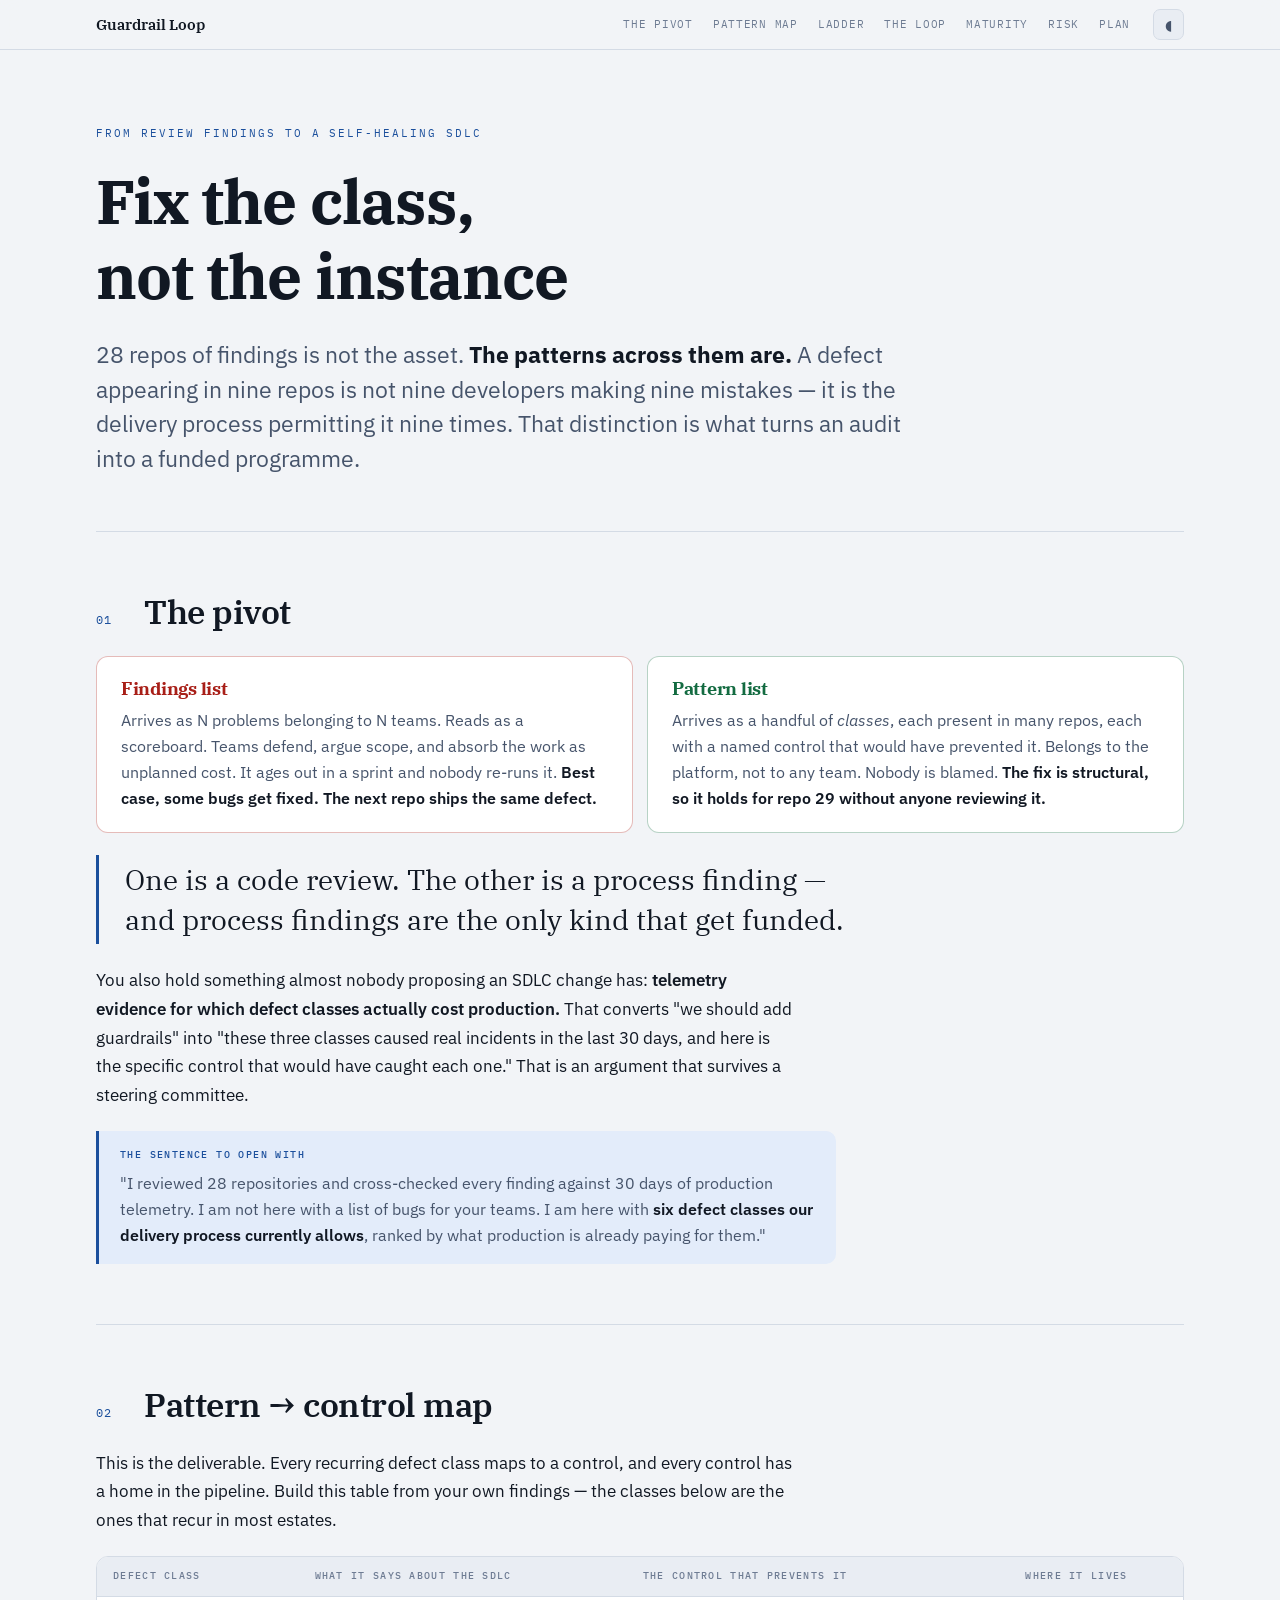
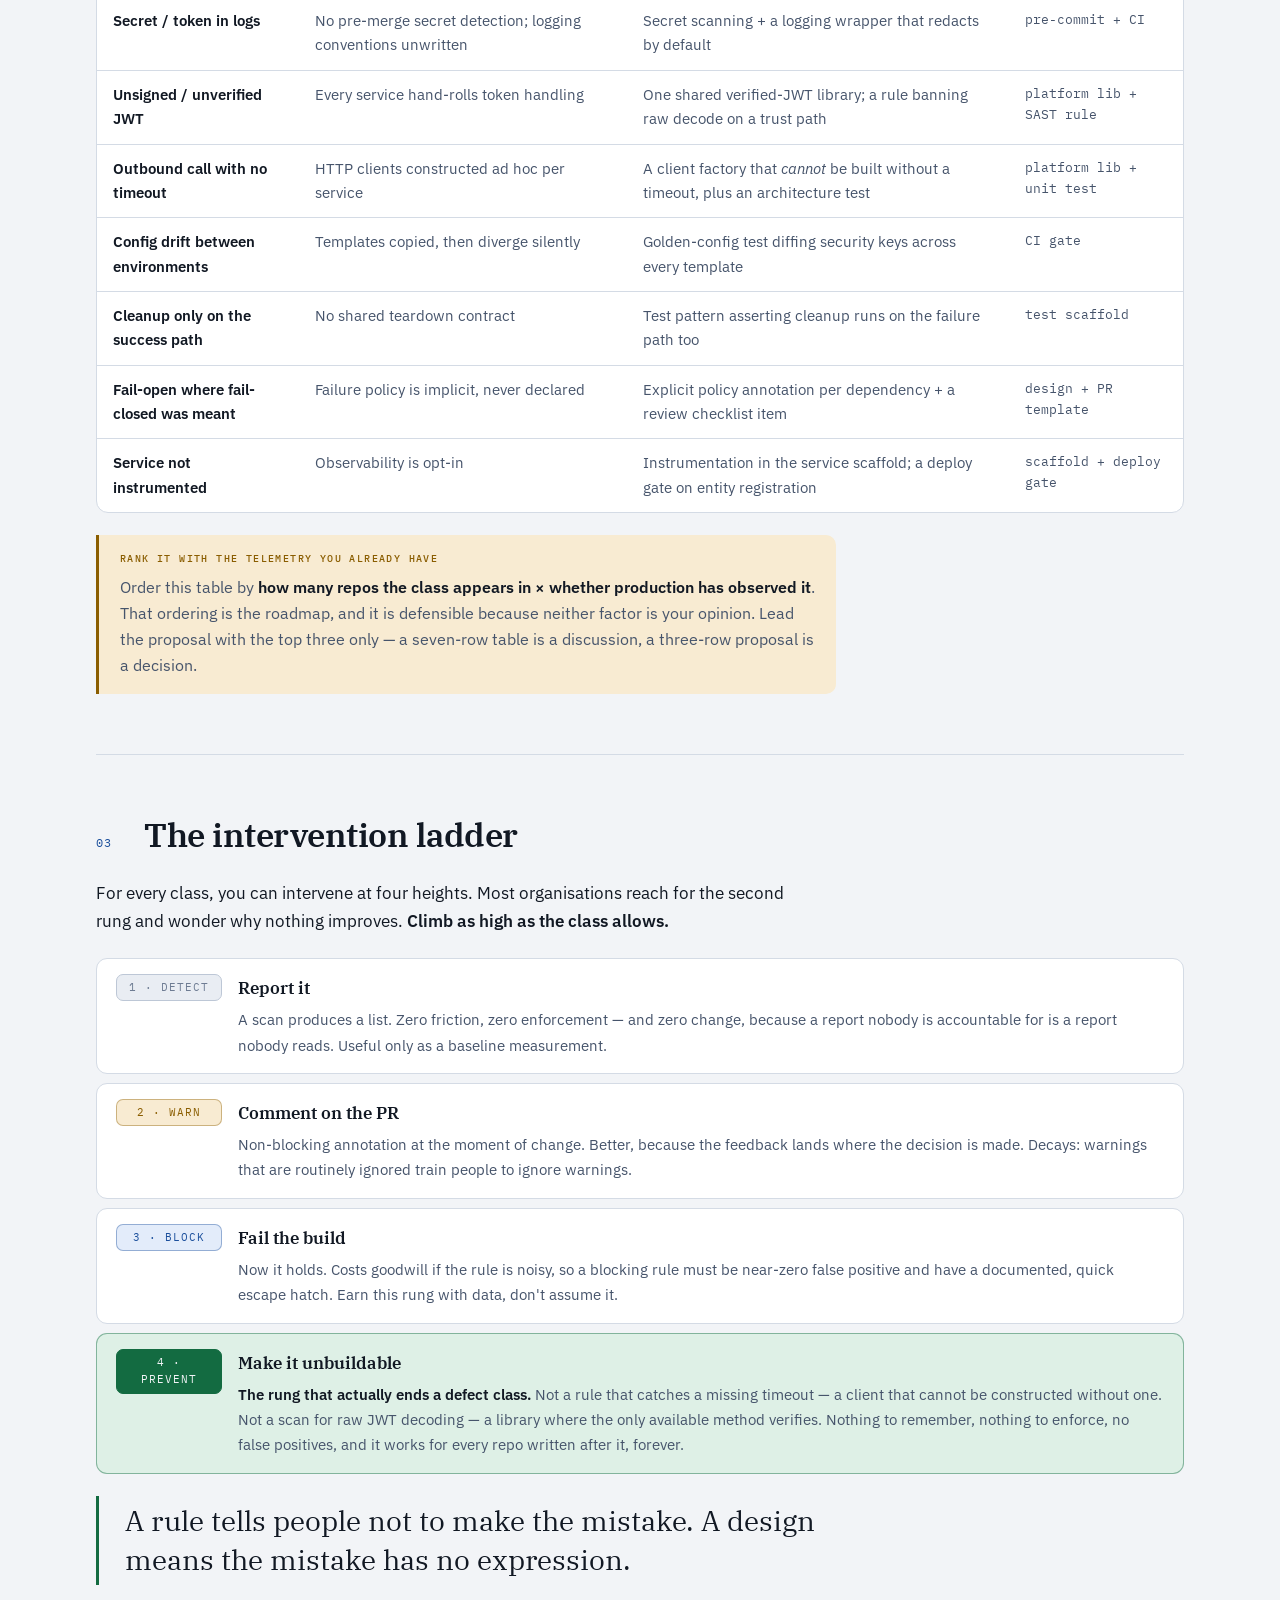
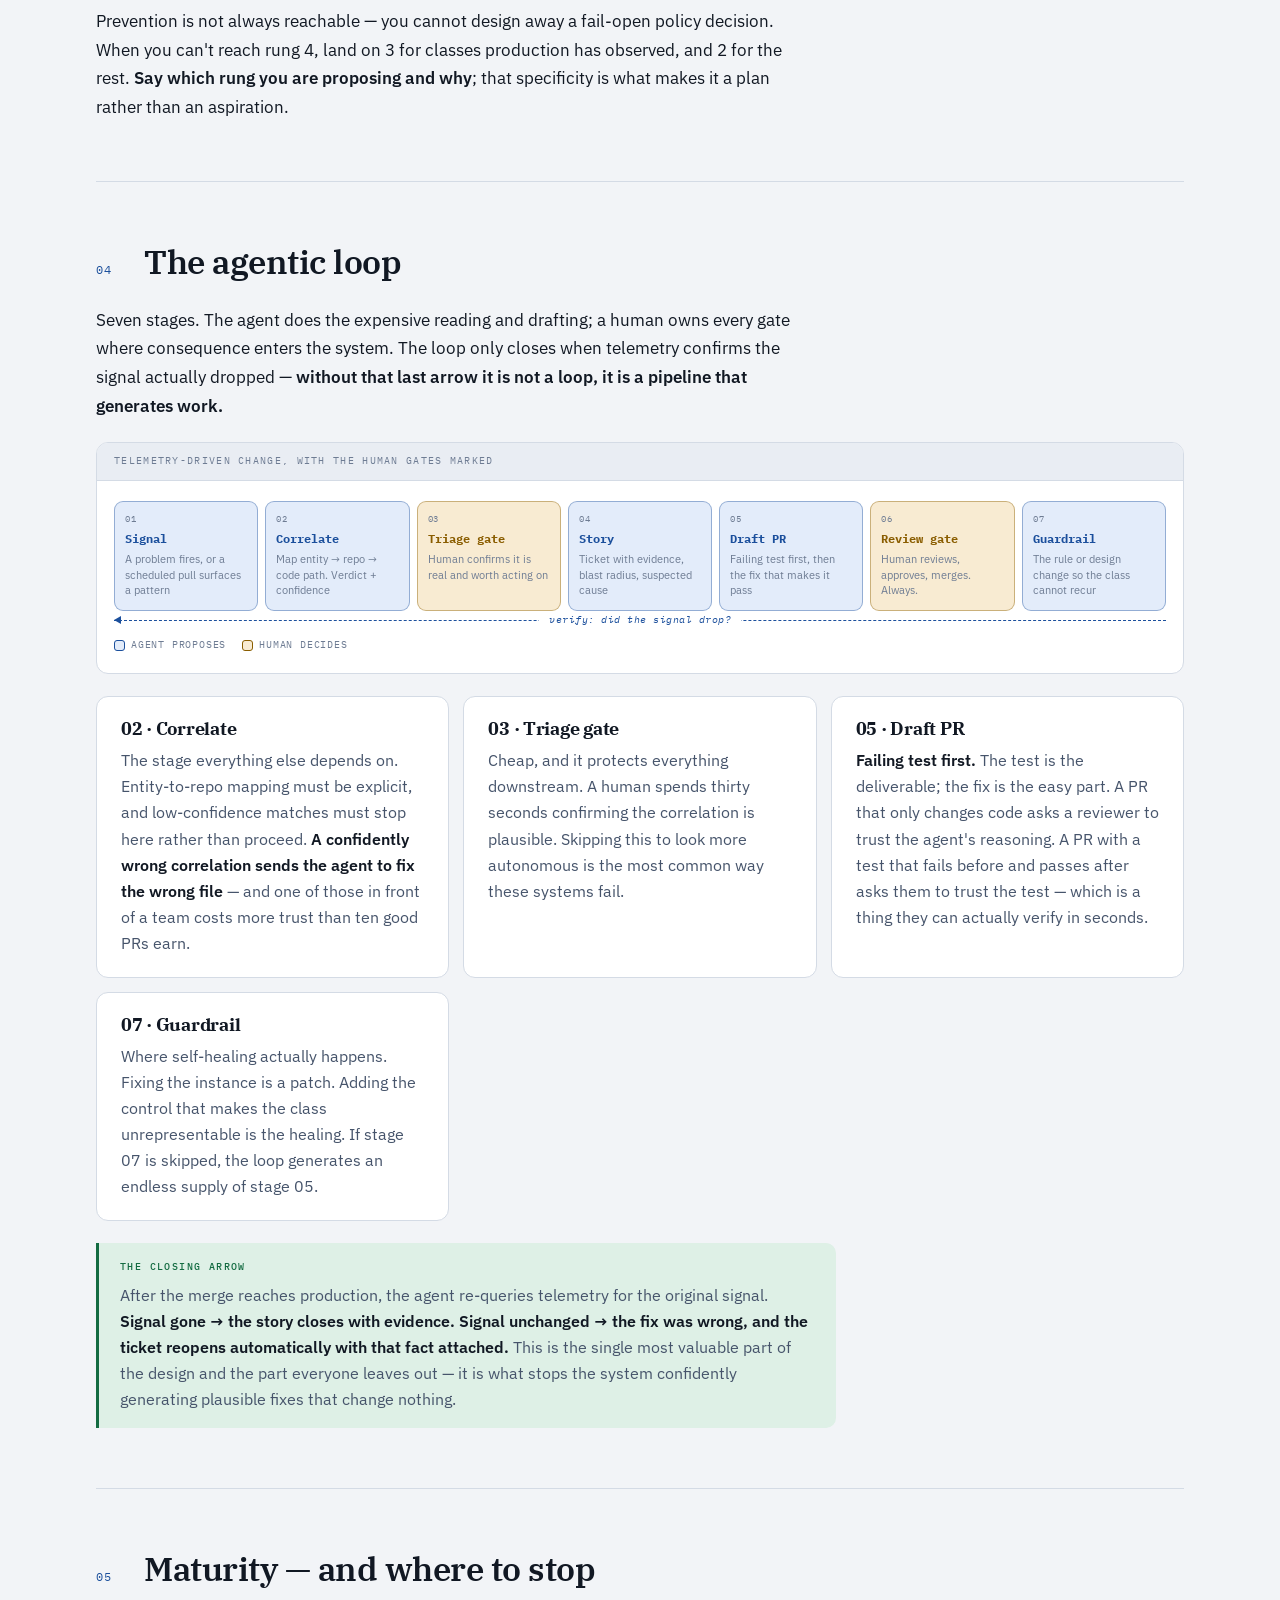
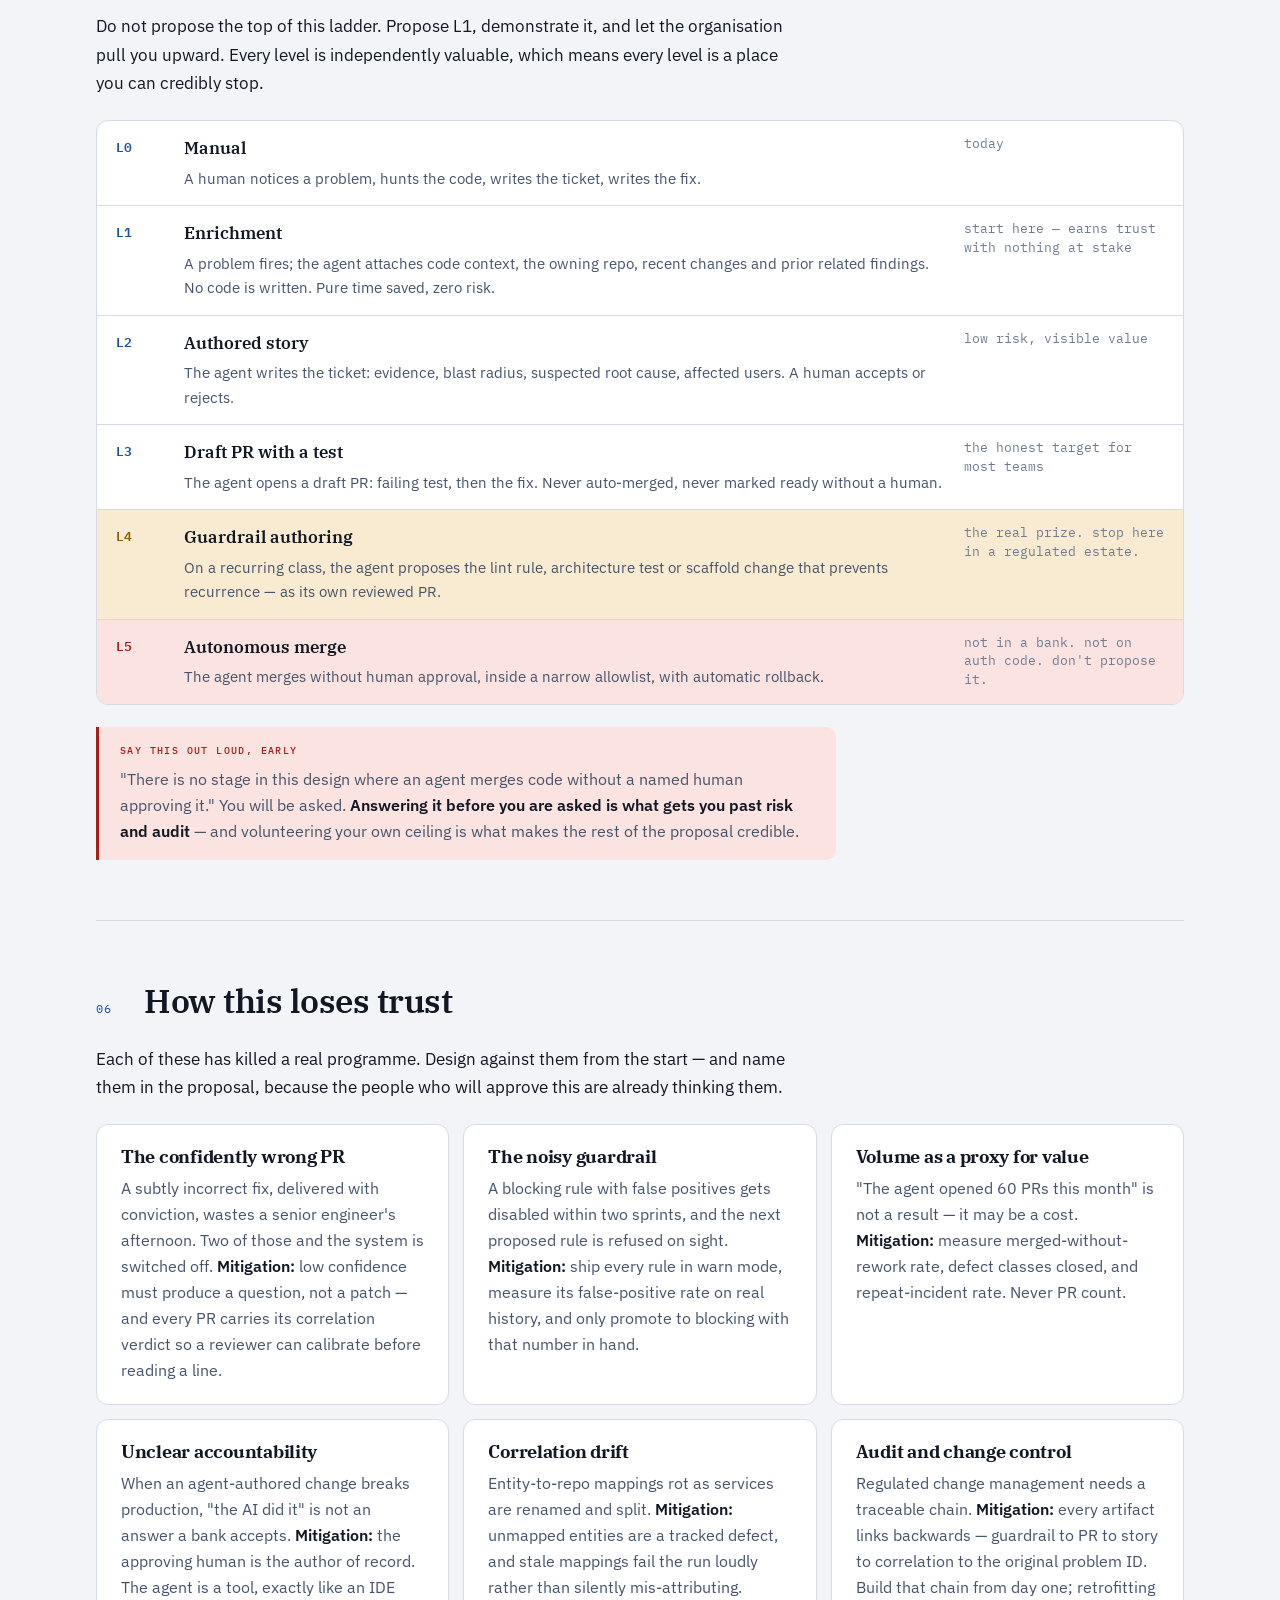
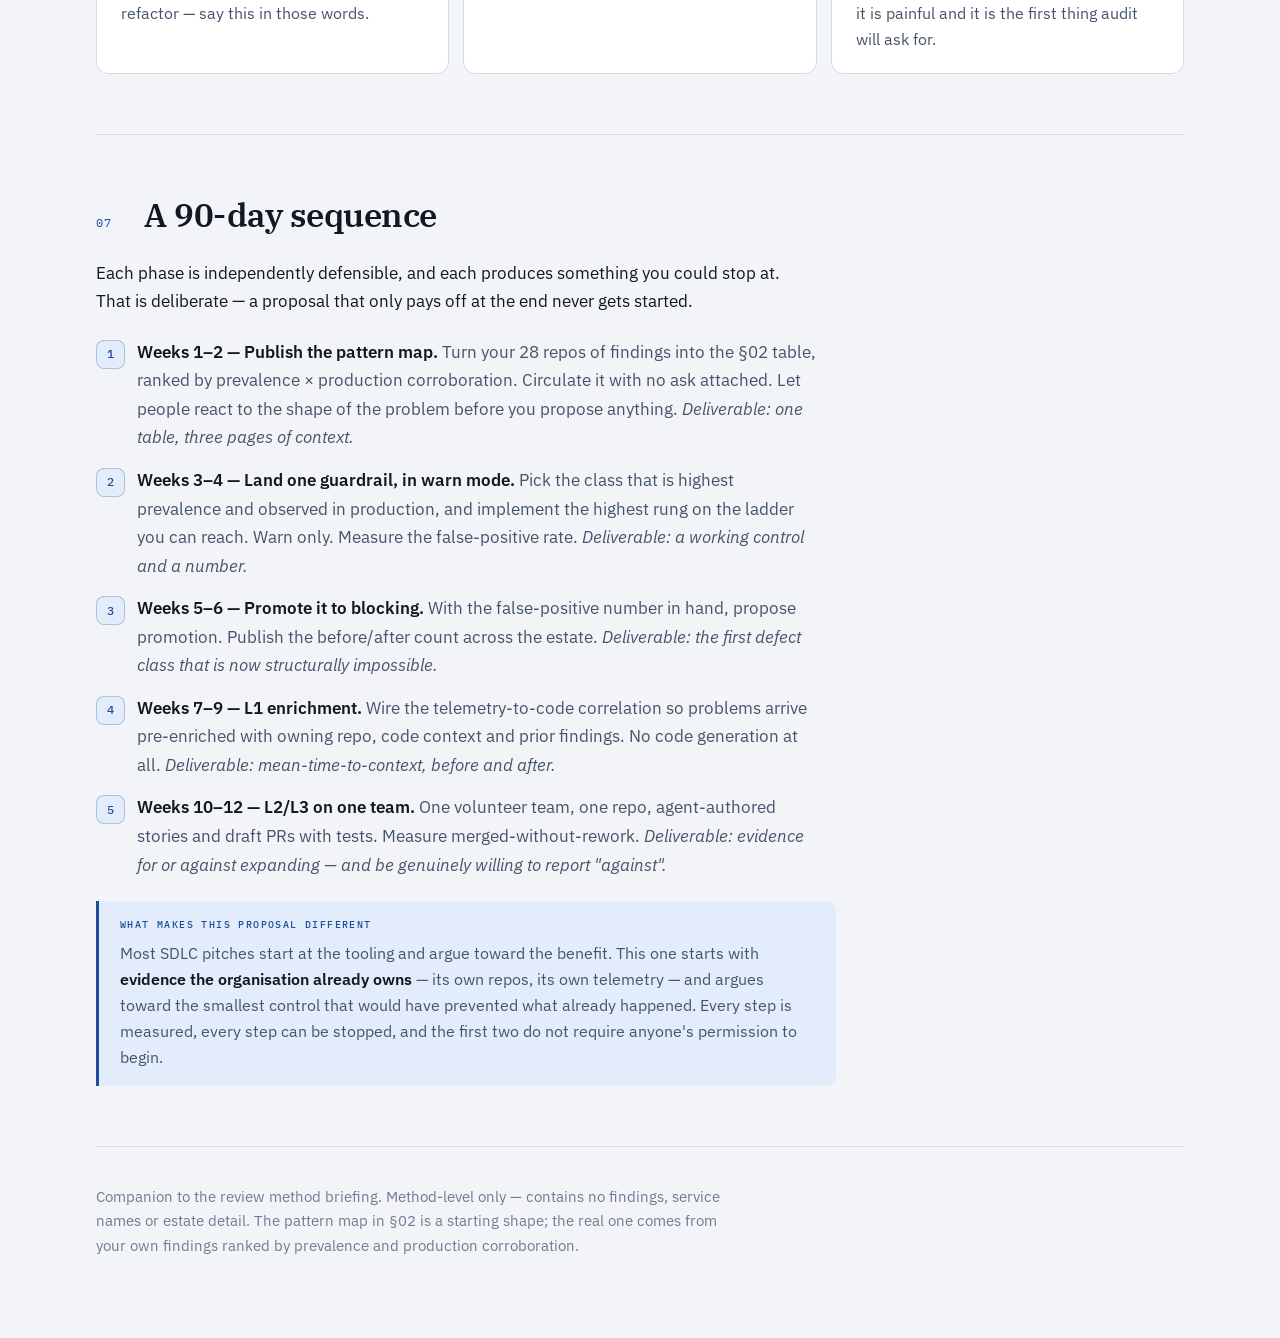
<file: learning/guardrail-loop.html>
<!doctype html>
<html lang="en">
<head>
<meta charset="utf-8">
<meta name="viewport" content="width=device-width, initial-scale=1">
<title>Guardrail Loop</title>
<link rel="preconnect" href="https://fonts.googleapis.com">
<link rel="preconnect" href="https://fonts.gstatic.com" crossorigin>
<link rel="stylesheet" href="https://fonts.googleapis.com/css2?family=IBM+Plex+Mono:wght@400;500;600&family=IBM+Plex+Sans:wght@400;500;600&family=IBM+Plex+Serif:wght@500;600;700&display=swap">
<style>
:root{
  --bg:#F2F4F7; --sf:#FFFFFF; --sf2:#E9EDF3; --sf3:#DDE3EC;
  --ink:#111823; --ink2:#46546B; --ink3:#6E7C93;
  --line:#D4DBE5; --line2:#BDC7D6;
  --ac:#1B4F9C; --acs:#E3ECFA;
  --ok:#136B41; --oks:#DEF0E6;
  --wn:#8A5D00; --wns:#F8EBD2;
  --bd:#A81F18; --bds:#FAE3E1;
  --f-d:"IBM Plex Serif",Georgia,serif;
  --f-b:"IBM Plex Sans",system-ui,-apple-system,"Segoe UI",sans-serif;
  --f-m:"IBM Plex Mono",ui-monospace,Consolas,monospace;
}
@media (prefers-color-scheme:dark){:root:not([data-theme="light"]){
  --bg:#0D131B; --sf:#141D28; --sf2:#1B2633; --sf3:#243040;
  --ink:#E9EEF5; --ink2:#A9B6C8; --ink3:#7C8CA3;
  --line:#293645; --line2:#3A4A5D;
  --ac:#79ADFF; --acs:#152540;
  --ok:#5CCB90; --oks:#122A20;
  --wn:#E6B44A; --wns:#2A2415;
  --bd:#FF847B; --bds:#2E1A19;
}}
:root[data-theme="dark"]{
  --bg:#0D131B; --sf:#141D28; --sf2:#1B2633; --sf3:#243040;
  --ink:#E9EEF5; --ink2:#A9B6C8; --ink3:#7C8CA3;
  --line:#293645; --line2:#3A4A5D;
  --ac:#79ADFF; --acs:#152540;
  --ok:#5CCB90; --oks:#122A20;
  --wn:#E6B44A; --wns:#2A2415;
  --bd:#FF847B; --bds:#2E1A19;
}
*{box-sizing:border-box}
@media (prefers-reduced-motion:reduce){*{transition:none!important;animation:none!important}}
html{scroll-behavior:smooth;scroll-padding-top:66px}
body{margin:0;background:var(--bg);color:var(--ink);font-family:var(--f-b);
  font-size:17px;line-height:1.68;-webkit-font-smoothing:antialiased}
h1,h2,h3,h4{font-family:var(--f-d);margin:0;line-height:1.2;text-wrap:balance;letter-spacing:-.015em}
p{margin:0}
strong{font-weight:600;color:var(--ink)}
code{font-family:var(--f-m);font-size:.84em;background:var(--sf2);border:1px solid var(--line);
  border-radius:5px;padding:.08em .38em}
:focus-visible{outline:2px solid var(--ac);outline-offset:3px;border-radius:4px}

.bar{position:sticky;top:0;z-index:40;background:color-mix(in srgb,var(--bg) 90%,transparent);
  backdrop-filter:blur(12px);border-bottom:1px solid var(--line)}
.bar-in{max-width:1140px;margin:0 auto;padding:9px 26px;display:flex;align-items:center;gap:14px}
.bar b{font-family:var(--f-d);font-size:15px;font-weight:600}
.bar nav{margin-left:auto;display:flex;gap:2px;flex-wrap:wrap}
.bar a{font-family:var(--f-m);font-size:10.5px;letter-spacing:.07em;text-transform:uppercase;
  color:var(--ink3);text-decoration:none;padding:5px 9px;border-radius:6px}
.bar a:hover{color:var(--ink);background:var(--sf2)}
.tg{background:var(--sf2);border:1px solid var(--line);color:var(--ink2);width:31px;height:31px;
  border-radius:7px;cursor:pointer;font-size:14px;line-height:1}
@media(max-width:900px){.bar nav{display:none}}

.wrap{max-width:1140px;margin:0 auto;padding:0 26px}
.measure{max-width:70ch}
.eyebrow{font-family:var(--f-m);font-size:11px;letter-spacing:.18em;text-transform:uppercase;color:var(--ac)}
.kick{font-family:var(--f-m);font-size:10.5px;letter-spacing:.15em;text-transform:uppercase;color:var(--ink3)}
.stack{display:flex;flex-direction:column;gap:22px}
section{padding:60px 0;border-bottom:1px solid var(--line)}
.shead{display:flex;gap:20px;align-items:baseline;margin-bottom:24px}
.snum{font-family:var(--f-m);font-size:12px;color:var(--ac);letter-spacing:.1em;min-width:28px;padding-top:4px}
.shead h2{font-size:clamp(24px,3.3vw,33px);font-weight:600}

.hero{padding:74px 0 56px;border-bottom:1px solid var(--line)}
.hero h1{font-size:clamp(36px,6vw,62px);font-weight:700;margin:22px 0 24px;max-width:17ch}
.lede{font-size:clamp(19px,2.2vw,23px);line-height:1.5;color:var(--ink2);max-width:58ch}
.lede b{color:var(--ink)}

.pull{font-family:var(--f-d);font-size:clamp(21px,2.7vw,28px);line-height:1.42;color:var(--ink);
  border-left:3px solid var(--ac);padding:5px 0 5px 26px;max-width:46ch}
.pull.bad{border-left-color:var(--bd)}
.pull.ok{border-left-color:var(--ok)}

.card{background:var(--sf);border:1px solid var(--line);border-radius:12px;padding:21px 24px}
.grid{display:grid;gap:14px}
.g2{grid-template-columns:repeat(auto-fit,minmax(290px,1fr))}
.g3{grid-template-columns:repeat(auto-fit,minmax(215px,1fr))}
.g4{grid-template-columns:repeat(auto-fit,minmax(175px,1fr))}
.card h4{font-size:17.5px;margin-bottom:8px}
.card p{font-size:15.5px;color:var(--ink2)}

.tw{overflow-x:auto;border:1px solid var(--line);border-radius:12px;background:var(--sf)}
table{border-collapse:collapse;width:100%;font-size:14.5px;min-width:680px}
th{text-align:left;font-family:var(--f-m);font-size:10px;letter-spacing:.13em;text-transform:uppercase;
  color:var(--ink3);font-weight:500;padding:11px 16px;background:var(--sf2);
  border-bottom:1px solid var(--line);white-space:nowrap}
td{padding:12px 16px;border-bottom:1px solid var(--line);color:var(--ink2);vertical-align:top}
tr:last-child td{border-bottom:0}
tbody tr:hover{background:var(--sf2)}
td strong{color:var(--ink)}
.mono{font-family:var(--f-m);font-size:12.5px}

.pill{display:inline-flex;font-family:var(--f-m);font-size:10.5px;letter-spacing:.05em;
  text-transform:uppercase;padding:3px 9px;border-radius:20px;border:1px solid;white-space:nowrap;font-weight:500}
.p-ok{color:var(--ok);background:var(--oks);border-color:color-mix(in srgb,var(--ok) 35%,transparent)}
.p-wn{color:var(--wn);background:var(--wns);border-color:color-mix(in srgb,var(--wn) 35%,transparent)}
.p-bd{color:var(--bd);background:var(--bds);border-color:color-mix(in srgb,var(--bd) 35%,transparent)}
.p-ac{color:var(--ac);background:var(--acs);border-color:color-mix(in srgb,var(--ac) 35%,transparent)}

.note{border-left:3px solid var(--ac);background:var(--acs);border-radius:0 10px 10px 0;
  padding:16px 21px;max-width:74ch}
.note.bad{border-left-color:var(--bd);background:var(--bds)}
.note.warn{border-left-color:var(--wn);background:var(--wns)}
.note.ok{border-left-color:var(--ok);background:var(--oks)}
.note .l{display:block;font-family:var(--f-m);font-size:10px;letter-spacing:.14em;text-transform:uppercase;
  font-weight:500;margin-bottom:6px;color:var(--ac)}
.note.bad .l{color:var(--bd)} .note.warn .l{color:var(--wn)} .note.ok .l{color:var(--ok)}
.note p{font-size:15.5px;color:var(--ink2)}

ol.n{margin:0;padding:0;list-style:none;counter-reset:x;display:flex;flex-direction:column;gap:14px;max-width:72ch}
ol.n>li{counter-increment:x;position:relative;padding-left:41px;color:var(--ink2)}
ol.n>li::before{content:counter(x);position:absolute;left:0;top:2px;width:27px;height:27px;border-radius:8px;
  background:var(--acs);color:var(--ac);border:1px solid color-mix(in srgb,var(--ac) 28%,transparent);
  font-family:var(--f-m);font-size:12px;font-weight:500;display:grid;place-items:center}
ul.b{margin:0;padding-left:21px;display:flex;flex-direction:column;gap:10px;color:var(--ink2);max-width:72ch}

/* pipeline */
.pipe{background:var(--sf);border:1px solid var(--line);border-radius:12px;padding:0;overflow-x:auto}
.pipe-h{font-family:var(--f-m);font-size:10px;letter-spacing:.13em;text-transform:uppercase;color:var(--ink3);
  padding:10px 17px;border-bottom:1px solid var(--line);background:var(--sf2)}
.pipe-b{padding:20px 17px;min-width:820px}
.stages{display:grid;grid-template-columns:repeat(7,1fr);gap:7px;align-items:stretch}
.stg{border:1px solid var(--line2);border-radius:9px;padding:11px 10px;background:var(--sf2);
  display:flex;flex-direction:column;gap:6px}
.stg .n{font-family:var(--f-m);font-size:9px;letter-spacing:.1em;color:var(--ink3)}
.stg b{font-family:var(--f-m);font-size:11.5px;color:var(--ink);line-height:1.3}
.stg span{font-size:11px;color:var(--ink3);line-height:1.4}
.stg.agent{background:var(--acs);border-color:color-mix(in srgb,var(--ac) 40%,transparent)}
.stg.agent b{color:var(--ac)}
.stg.human{background:var(--wns);border-color:color-mix(in srgb,var(--wn) 42%,transparent)}
.stg.human b{color:var(--wn)}
.arrows{display:grid;grid-template-columns:repeat(7,1fr);gap:7px;margin-top:9px}
.arrows i{grid-column:1/-1;display:block;height:0;border-top:1.5px dashed var(--ac);position:relative}
.arrows i::after{content:"verify: did the signal drop?";position:absolute;left:50%;top:-9px;
  transform:translateX(-50%);background:var(--sf);padding:0 10px;font-family:var(--f-m);
  font-size:10px;color:var(--ac);letter-spacing:.05em}
.arrows i::before{content:"";position:absolute;left:0;top:-4.5px;width:0;height:0;
  border-top:4.5px solid transparent;border-bottom:4.5px solid transparent;border-right:7px solid var(--ac)}
.legend{display:flex;gap:16px;flex-wrap:wrap;margin-top:16px;font-family:var(--f-m);
  font-size:10px;letter-spacing:.08em;text-transform:uppercase;color:var(--ink3)}
.legend span{display:flex;align-items:center;gap:6px}
.sw{width:11px;height:11px;border-radius:3px;border:1px solid}
.sw.a{background:var(--acs);border-color:var(--ac)}
.sw.h{background:var(--wns);border-color:var(--wn)}

/* ladder */
.ladder{display:flex;flex-direction:column;gap:9px}
.rung{display:grid;grid-template-columns:106px 1fr;gap:16px;align-items:start;
  border:1px solid var(--line);border-radius:11px;padding:15px 19px;background:var(--sf)}
.rung .lv{font-family:var(--f-m);font-size:10.5px;letter-spacing:.1em;text-transform:uppercase;
  padding:4px 10px;border-radius:7px;text-align:center}
.rung .c b{display:block;font-family:var(--f-d);font-size:17px;font-weight:600;margin-bottom:5px}
.rung .c p{font-size:15px;color:var(--ink2)}
.rung.r1 .lv{background:var(--sf2);color:var(--ink3);border:1px solid var(--line2)}
.rung.r2 .lv{background:var(--wns);color:var(--wn);border:1px solid color-mix(in srgb,var(--wn) 40%,transparent)}
.rung.r3 .lv{background:var(--acs);color:var(--ac);border:1px solid color-mix(in srgb,var(--ac) 40%,transparent)}
.rung.r4{border-color:color-mix(in srgb,var(--ok) 45%,transparent);background:var(--oks)}
.rung.r4 .lv{background:var(--ok);color:var(--bg);border:1px solid var(--ok)}

/* maturity */
.mat{display:flex;flex-direction:column;gap:0;border:1px solid var(--line);border-radius:12px;
  overflow:hidden;background:var(--sf)}
.mat-r{display:grid;grid-template-columns:52px 1fr 200px;gap:16px;padding:14px 19px;
  border-bottom:1px solid var(--line);align-items:start}
.mat-r:last-child{border-bottom:0}
.mat-r .l{font-family:var(--f-m);font-size:13px;color:var(--ac);font-weight:600;padding-top:2px}
.mat-r .c b{display:block;font-family:var(--f-d);font-size:16.5px;font-weight:600;margin-bottom:4px}
.mat-r .c p{font-size:14.5px;color:var(--ink2)}
.mat-r .w{font-size:13px;color:var(--ink3);font-family:var(--f-m);line-height:1.45}
.mat-r.stop{background:var(--wns)}
.mat-r.stop .l{color:var(--wn)}
.mat-r.no{background:var(--bds)}
.mat-r.no .l{color:var(--bd)}
@media(max-width:760px){.mat-r{grid-template-columns:44px 1fr}.mat-r .w{grid-column:2}}

footer{padding:38px 0 80px;color:var(--ink3);font-size:14.5px;max-width:72ch}
</style>
</head>
<body>

<header class="bar">
  <div class="bar-in">
    <b>Guardrail Loop</b>
    <nav>
      <a href="#pivot">The pivot</a><a href="#map">Pattern map</a><a href="#ladder">Ladder</a>
      <a href="#loop">The loop</a><a href="#maturity">Maturity</a><a href="#risk">Risk</a><a href="#plan">Plan</a>
    </nav>
    <button class="tg" id="tg" aria-label="Toggle theme">&#9686;</button>
  </div>
</header>

<div class="wrap">

<div class="hero">
  <div class="eyebrow">From review findings to a self-healing SDLC</div>
  <h1>Fix the class, not the instance</h1>
  <p class="lede">28 repos of findings is not the asset. <b>The patterns across them are.</b>
    A defect appearing in nine repos is not nine developers making nine mistakes — it is the
    delivery process permitting it nine times. That distinction is what turns an audit into
    a funded programme.</p>
</div>

<!-- PIVOT -->
<section id="pivot">
  <div class="shead"><span class="snum">01</span><h2>The pivot</h2></div>
  <div class="stack">
    <div class="grid g2">
      <div class="card" style="border-color:color-mix(in srgb,var(--bd) 30%,transparent)">
        <h4 style="color:var(--bd)">Findings list</h4>
        <p>Arrives as N problems belonging to N teams. Reads as a scoreboard. Teams defend, argue
          scope, and absorb the work as unplanned cost. It ages out in a sprint and nobody re-runs it.
          <strong>Best case, some bugs get fixed. The next repo ships the same defect.</strong></p>
      </div>
      <div class="card" style="border-color:color-mix(in srgb,var(--ok) 30%,transparent)">
        <h4 style="color:var(--ok)">Pattern list</h4>
        <p>Arrives as a handful of <em>classes</em>, each present in many repos, each with a named
          control that would have prevented it. Belongs to the platform, not to any team. Nobody is
          blamed. <strong>The fix is structural, so it holds for repo 29 without anyone reviewing it.</strong></p>
      </div>
    </div>

    <p class="pull">One is a code review. The other is a process finding — and process findings are the only kind that get funded.</p>

    <p class="measure">You also hold something almost nobody proposing an SDLC change has:
      <strong>telemetry evidence for which defect classes actually cost production.</strong> That converts
      "we should add guardrails" into "these three classes caused real incidents in the last 30 days,
      and here is the specific control that would have caught each one." That is an argument that
      survives a steering committee.</p>

    <div class="note"><span class="l">The sentence to open with</span>
      <p>"I reviewed 28 repositories and cross-checked every finding against 30 days of production
        telemetry. I am not here with a list of bugs for your teams. I am here with <strong>six defect
        classes our delivery process currently allows</strong>, ranked by what production is already
        paying for them."</p></div>
  </div>
</section>

<!-- MAP -->
<section id="map">
  <div class="shead"><span class="snum">02</span><h2>Pattern → control map</h2></div>
  <div class="stack">
    <p class="measure">This is the deliverable. Every recurring defect class maps to a control, and every
      control has a home in the pipeline. Build this table from your own findings — the classes below are
      the ones that recur in most estates.</p>
    <div class="tw"><table>
      <thead><tr><th>Defect class</th><th>What it says about the SDLC</th><th>The control that prevents it</th><th>Where it lives</th></tr></thead>
      <tbody>
        <tr><td><strong>Secret / token in logs</strong></td><td>No pre-merge secret detection; logging conventions unwritten</td><td>Secret scanning + a logging wrapper that redacts by default</td><td class="mono">pre-commit + CI</td></tr>
        <tr><td><strong>Unsigned / unverified JWT</strong></td><td>Every service hand-rolls token handling</td><td>One shared verified-JWT library; a rule banning raw decode on a trust path</td><td class="mono">platform lib + SAST rule</td></tr>
        <tr><td><strong>Outbound call with no timeout</strong></td><td>HTTP clients constructed ad hoc per service</td><td>A client factory that <em>cannot</em> be built without a timeout, plus an architecture test</td><td class="mono">platform lib + unit test</td></tr>
        <tr><td><strong>Config drift between environments</strong></td><td>Templates copied, then diverge silently</td><td>Golden-config test diffing security keys across every template</td><td class="mono">CI gate</td></tr>
        <tr><td><strong>Cleanup only on the success path</strong></td><td>No shared teardown contract</td><td>Test pattern asserting cleanup runs on the failure path too</td><td class="mono">test scaffold</td></tr>
        <tr><td><strong>Fail-open where fail-closed was meant</strong></td><td>Failure policy is implicit, never declared</td><td>Explicit policy annotation per dependency + a review checklist item</td><td class="mono">design + PR template</td></tr>
        <tr><td><strong>Service not instrumented</strong></td><td>Observability is opt-in</td><td>Instrumentation in the service scaffold; a deploy gate on entity registration</td><td class="mono">scaffold + deploy gate</td></tr>
      </tbody>
    </table></div>
    <div class="note warn"><span class="l">Rank it with the telemetry you already have</span>
      <p>Order this table by <strong>how many repos the class appears in × whether production has
        observed it</strong>. That ordering is the roadmap, and it is defensible because neither factor
        is your opinion. Lead the proposal with the top three only — a seven-row table is a discussion,
        a three-row proposal is a decision.</p></div>
  </div>
</section>

<!-- LADDER -->
<section id="ladder">
  <div class="shead"><span class="snum">03</span><h2>The intervention ladder</h2></div>
  <div class="stack">
    <p class="measure">For every class, you can intervene at four heights. Most organisations reach for
      the second rung and wonder why nothing improves. <strong>Climb as high as the class allows.</strong></p>
    <div class="ladder">
      <div class="rung r1"><span class="lv">1 · detect</span><div class="c"><b>Report it</b>
        <p>A scan produces a list. Zero friction, zero enforcement — and zero change, because a report
          nobody is accountable for is a report nobody reads. Useful only as a baseline measurement.</p></div></div>
      <div class="rung r2"><span class="lv">2 · warn</span><div class="c"><b>Comment on the PR</b>
        <p>Non-blocking annotation at the moment of change. Better, because the feedback lands where the
          decision is made. Decays: warnings that are routinely ignored train people to ignore warnings.</p></div></div>
      <div class="rung r3"><span class="lv">3 · block</span><div class="c"><b>Fail the build</b>
        <p>Now it holds. Costs goodwill if the rule is noisy, so a blocking rule must be near-zero false
          positive and have a documented, quick escape hatch. Earn this rung with data, don't assume it.</p></div></div>
      <div class="rung r4"><span class="lv">4 · prevent</span><div class="c"><b>Make it unbuildable</b>
        <p><strong>The rung that actually ends a defect class.</strong> Not a rule that catches a missing
          timeout — a client that cannot be constructed without one. Not a scan for raw JWT decoding — a
          library where the only available method verifies. Nothing to remember, nothing to enforce, no
          false positives, and it works for every repo written after it, forever.</p></div></div>
    </div>
    <p class="pull ok">A rule tells people not to make the mistake. A design means the mistake has no expression.</p>
    <p class="measure">Prevention is not always reachable — you cannot design away a fail-open policy
      decision. When you can't reach rung 4, land on 3 for classes production has observed, and 2 for
      the rest. <strong>Say which rung you are proposing and why</strong>; that specificity is what makes
      it a plan rather than an aspiration.</p>
  </div>
</section>

<!-- LOOP -->
<section id="loop">
  <div class="shead"><span class="snum">04</span><h2>The agentic loop</h2></div>
  <div class="stack">
    <p class="measure">Seven stages. The agent does the expensive reading and drafting; a human owns
      every gate where consequence enters the system. The loop only closes when telemetry confirms the
      signal actually dropped — <strong>without that last arrow it is not a loop, it is a pipeline that
      generates work.</strong></p>

    <div class="pipe">
      <div class="pipe-h">Telemetry-driven change, with the human gates marked</div>
      <div class="pipe-b">
        <div class="stages">
          <div class="stg agent"><span class="n">01</span><b>Signal</b><span>A problem fires, or a scheduled pull surfaces a pattern</span></div>
          <div class="stg agent"><span class="n">02</span><b>Correlate</b><span>Map entity → repo → code path. Verdict + confidence</span></div>
          <div class="stg human"><span class="n">03</span><b>Triage gate</b><span>Human confirms it is real and worth acting on</span></div>
          <div class="stg agent"><span class="n">04</span><b>Story</b><span>Ticket with evidence, blast radius, suspected cause</span></div>
          <div class="stg agent"><span class="n">05</span><b>Draft PR</b><span>Failing test first, then the fix that makes it pass</span></div>
          <div class="stg human"><span class="n">06</span><b>Review gate</b><span>Human reviews, approves, merges. Always.</span></div>
          <div class="stg agent"><span class="n">07</span><b>Guardrail</b><span>The rule or design change so the class cannot recur</span></div>
        </div>
        <div class="arrows"><i></i></div>
        <div class="legend">
          <span><i class="sw a"></i>agent proposes</span>
          <span><i class="sw h"></i>human decides</span>
        </div>
      </div>
    </div>

    <div class="grid g2">
      <div class="card"><h4>02 · Correlate</h4><p>The stage everything else depends on. Entity-to-repo
        mapping must be explicit, and low-confidence matches must stop here rather than proceed.
        <strong>A confidently wrong correlation sends the agent to fix the wrong file</strong> — and one
        of those in front of a team costs more trust than ten good PRs earn.</p></div>
      <div class="card"><h4>03 · Triage gate</h4><p>Cheap, and it protects everything downstream. A human
        spends thirty seconds confirming the correlation is plausible. Skipping this to look more
        autonomous is the most common way these systems fail.</p></div>
      <div class="card"><h4>05 · Draft PR</h4><p><strong>Failing test first.</strong> The test is the
        deliverable; the fix is the easy part. A PR that only changes code asks a reviewer to trust the
        agent's reasoning. A PR with a test that fails before and passes after asks them to trust the
        test — which is a thing they can actually verify in seconds.</p></div>
      <div class="card"><h4>07 · Guardrail</h4><p>Where self-healing actually happens. Fixing the instance
        is a patch. Adding the control that makes the class unrepresentable is the healing. If stage 07
        is skipped, the loop generates an endless supply of stage 05.</p></div>
    </div>

    <div class="note ok"><span class="l">The closing arrow</span>
      <p>After the merge reaches production, the agent re-queries telemetry for the original signal.
        <strong>Signal gone → the story closes with evidence. Signal unchanged → the fix was wrong, and
        the ticket reopens automatically with that fact attached.</strong> This is the single most
        valuable part of the design and the part everyone leaves out — it is what stops the system
        confidently generating plausible fixes that change nothing.</p></div>
  </div>
</section>

<!-- MATURITY -->
<section id="maturity">
  <div class="shead"><span class="snum">05</span><h2>Maturity — and where to stop</h2></div>
  <div class="stack">
    <p class="measure">Do not propose the top of this ladder. Propose L1, demonstrate it, and let the
      organisation pull you upward. Every level is independently valuable, which means every level is a
      place you can credibly stop.</p>
    <div class="mat">
      <div class="mat-r"><span class="l">L0</span><div class="c"><b>Manual</b>
        <p>A human notices a problem, hunts the code, writes the ticket, writes the fix.</p></div>
        <div class="w">today</div></div>
      <div class="mat-r"><span class="l">L1</span><div class="c"><b>Enrichment</b>
        <p>A problem fires; the agent attaches code context, the owning repo, recent changes and prior
          related findings. No code is written. Pure time saved, zero risk.</p></div>
        <div class="w">start here — earns trust with nothing at stake</div></div>
      <div class="mat-r"><span class="l">L2</span><div class="c"><b>Authored story</b>
        <p>The agent writes the ticket: evidence, blast radius, suspected root cause, affected users.
          A human accepts or rejects.</p></div>
        <div class="w">low risk, visible value</div></div>
      <div class="mat-r"><span class="l">L3</span><div class="c"><b>Draft PR with a test</b>
        <p>The agent opens a draft PR: failing test, then the fix. Never auto-merged, never marked
          ready without a human.</p></div>
        <div class="w">the honest target for most teams</div></div>
      <div class="mat-r stop"><span class="l">L4</span><div class="c"><b>Guardrail authoring</b>
        <p>On a recurring class, the agent proposes the lint rule, architecture test or scaffold change
          that prevents recurrence — as its own reviewed PR.</p></div>
        <div class="w">the real prize. stop here in a regulated estate.</div></div>
      <div class="mat-r no"><span class="l">L5</span><div class="c"><b>Autonomous merge</b>
        <p>The agent merges without human approval, inside a narrow allowlist, with automatic rollback.</p></div>
        <div class="w">not in a bank. not on auth code. don't propose it.</div></div>
    </div>
    <div class="note bad"><span class="l">Say this out loud, early</span>
      <p>"There is no stage in this design where an agent merges code without a named human approving
        it." You will be asked. <strong>Answering it before you are asked is what gets you past risk and
        audit</strong> — and volunteering your own ceiling is what makes the rest of the proposal
        credible.</p></div>
  </div>
</section>

<!-- RISK -->
<section id="risk">
  <div class="shead"><span class="snum">06</span><h2>How this loses trust</h2></div>
  <div class="stack">
    <p class="measure">Each of these has killed a real programme. Design against them from the start —
      and name them in the proposal, because the people who will approve this are already thinking them.</p>
    <div class="grid g2">
      <div class="card"><h4>The confidently wrong PR</h4><p>A subtly incorrect fix, delivered with
        conviction, wastes a senior engineer's afternoon. Two of those and the system is switched off.
        <strong>Mitigation:</strong> low confidence must produce a question, not a patch — and every PR
        carries its correlation verdict so a reviewer can calibrate before reading a line.</p></div>
      <div class="card"><h4>The noisy guardrail</h4><p>A blocking rule with false positives gets
        disabled within two sprints, and the next proposed rule is refused on sight.
        <strong>Mitigation:</strong> ship every rule in warn mode, measure its false-positive rate on
        real history, and only promote to blocking with that number in hand.</p></div>
      <div class="card"><h4>Volume as a proxy for value</h4><p>"The agent opened 60 PRs this month" is not
        a result — it may be a cost. <strong>Mitigation:</strong> measure merged-without-rework rate,
        defect classes closed, and repeat-incident rate. Never PR count.</p></div>
      <div class="card"><h4>Unclear accountability</h4><p>When an agent-authored change breaks
        production, "the AI did it" is not an answer a bank accepts. <strong>Mitigation:</strong> the
        approving human is the author of record. The agent is a tool, exactly like an IDE refactor —
        say this in those words.</p></div>
      <div class="card"><h4>Correlation drift</h4><p>Entity-to-repo mappings rot as services are renamed
        and split. <strong>Mitigation:</strong> unmapped entities are a tracked defect, and stale
        mappings fail the run loudly rather than silently mis-attributing.</p></div>
      <div class="card"><h4>Audit and change control</h4><p>Regulated change management needs a traceable
        chain. <strong>Mitigation:</strong> every artifact links backwards — guardrail to PR to story to
        correlation to the original problem ID. Build that chain from day one; retrofitting it is
        painful and it is the first thing audit will ask for.</p></div>
    </div>
  </div>
</section>

<!-- PLAN -->
<section id="plan">
  <div class="shead"><span class="snum">07</span><h2>A 90-day sequence</h2></div>
  <div class="stack">
    <p class="measure">Each phase is independently defensible, and each produces something you could
      stop at. That is deliberate — a proposal that only pays off at the end never gets started.</p>
    <ol class="n">
      <li><strong>Weeks 1–2 — Publish the pattern map.</strong> Turn your 28 repos of findings into the
        §02 table, ranked by prevalence × production corroboration. Circulate it with no ask attached.
        Let people react to the shape of the problem before you propose anything. <em>Deliverable: one
        table, three pages of context.</em></li>
      <li><strong>Weeks 3–4 — Land one guardrail, in warn mode.</strong> Pick the class that is highest
        prevalence and observed in production, and implement the highest rung on the ladder you can
        reach. Warn only. Measure the false-positive rate. <em>Deliverable: a working control and a
        number.</em></li>
      <li><strong>Weeks 5–6 — Promote it to blocking.</strong> With the false-positive number in hand,
        propose promotion. Publish the before/after count across the estate. <em>Deliverable: the first
        defect class that is now structurally impossible.</em></li>
      <li><strong>Weeks 7–9 — L1 enrichment.</strong> Wire the telemetry-to-code correlation so problems
        arrive pre-enriched with owning repo, code context and prior findings. No code generation at all.
        <em>Deliverable: mean-time-to-context, before and after.</em></li>
      <li><strong>Weeks 10–12 — L2/L3 on one team.</strong> One volunteer team, one repo, agent-authored
        stories and draft PRs with tests. Measure merged-without-rework. <em>Deliverable: evidence for
        or against expanding — and be genuinely willing to report "against".</em></li>
    </ol>
    <div class="note"><span class="l">What makes this proposal different</span>
      <p>Most SDLC pitches start at the tooling and argue toward the benefit. This one starts with
        <strong>evidence the organisation already owns</strong> — its own repos, its own telemetry — and
        argues toward the smallest control that would have prevented what already happened. Every step
        is measured, every step can be stopped, and the first two do not require anyone's permission to
        begin.</p></div>
  </div>
</section>

<footer>
  Companion to the review method briefing. Method-level only — contains no findings, service names or
  estate detail. The pattern map in §02 is a starting shape; the real one comes from your own findings
  ranked by prevalence and production corroboration.
</footer>

</div>

<script>
(function(){
  var r=document.documentElement,b=document.getElementById("tg");
  try{var s=localStorage.getItem("cr-theme");if(s)r.setAttribute("data-theme",s)}catch(e){}
  b.addEventListener("click",function(){
    var c=r.getAttribute("data-theme");
    var n=c==="dark"?"light":c==="light"?"dark":
      (window.matchMedia&&window.matchMedia("(prefers-color-scheme: dark)").matches?"light":"dark");
    r.setAttribute("data-theme",n);
    try{localStorage.setItem("cr-theme",n)}catch(e){}
  });
})();
</script>
</body>
</html>
</file>
